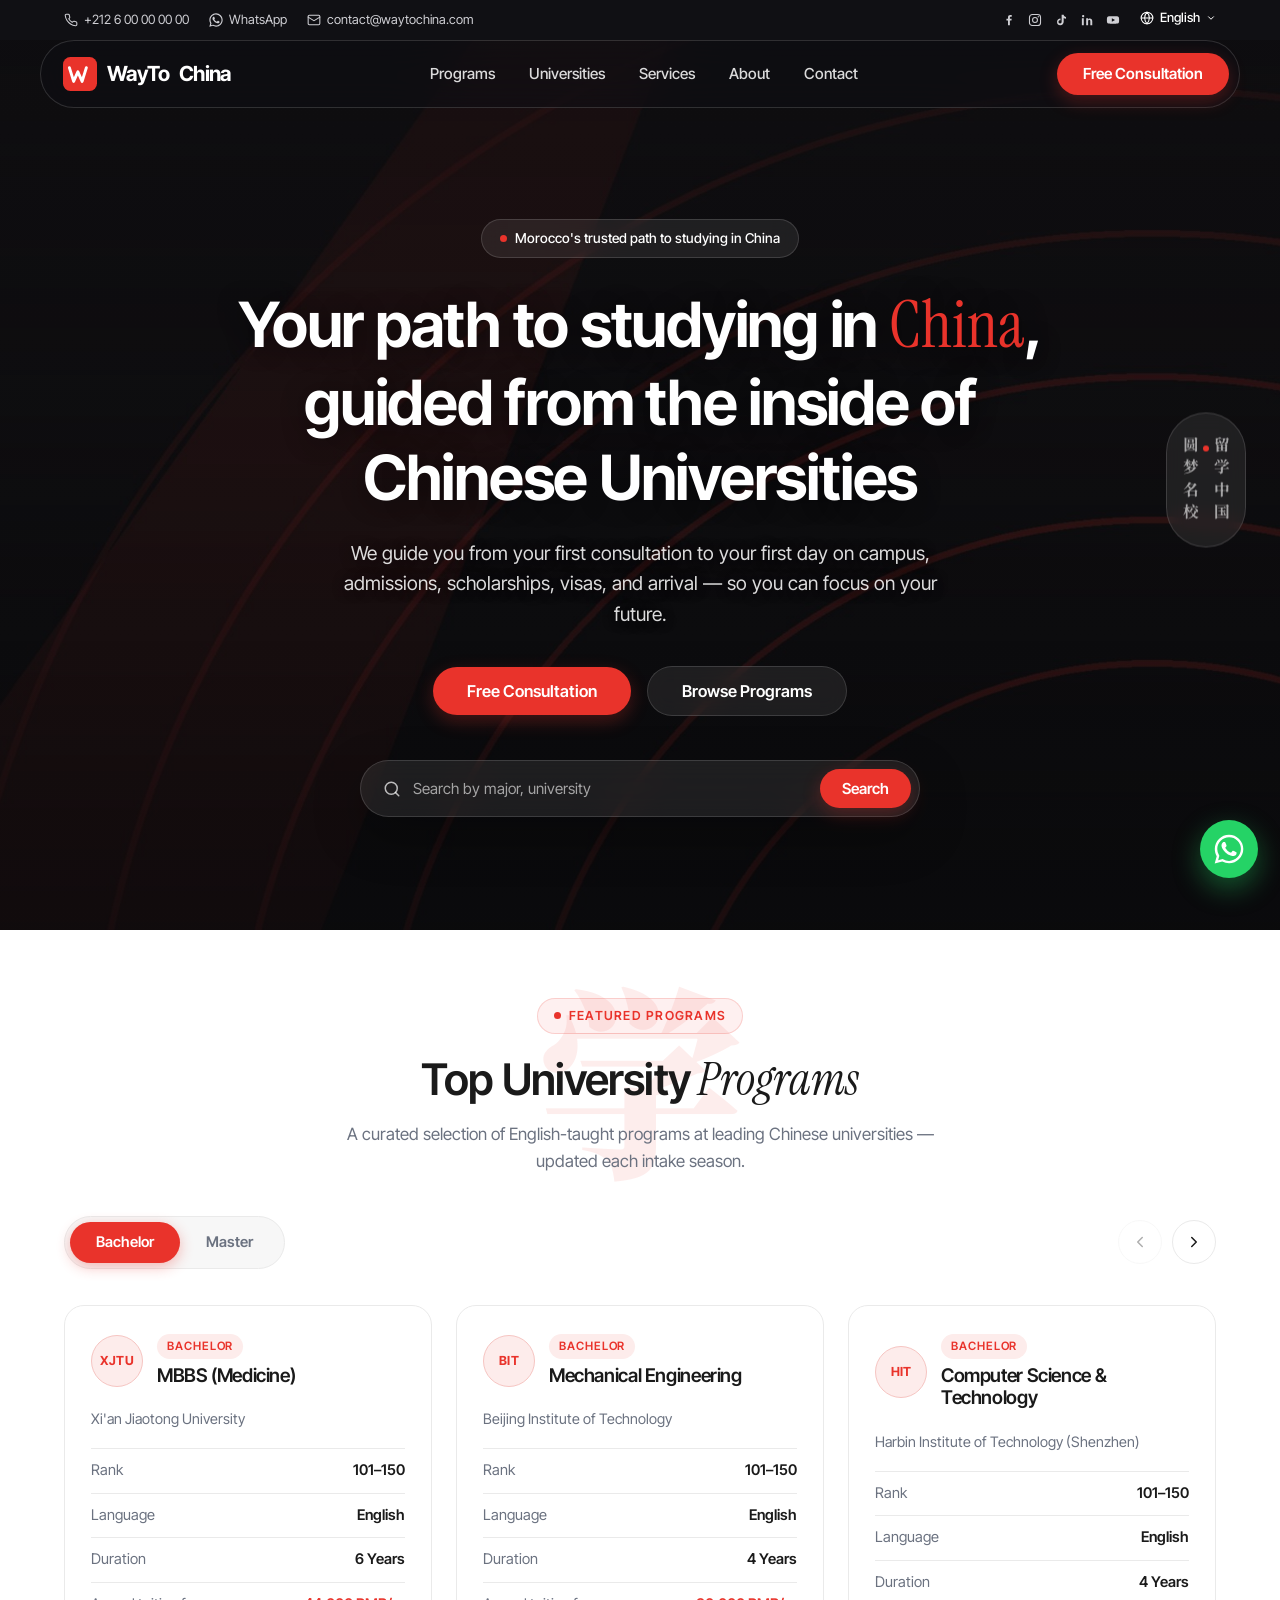
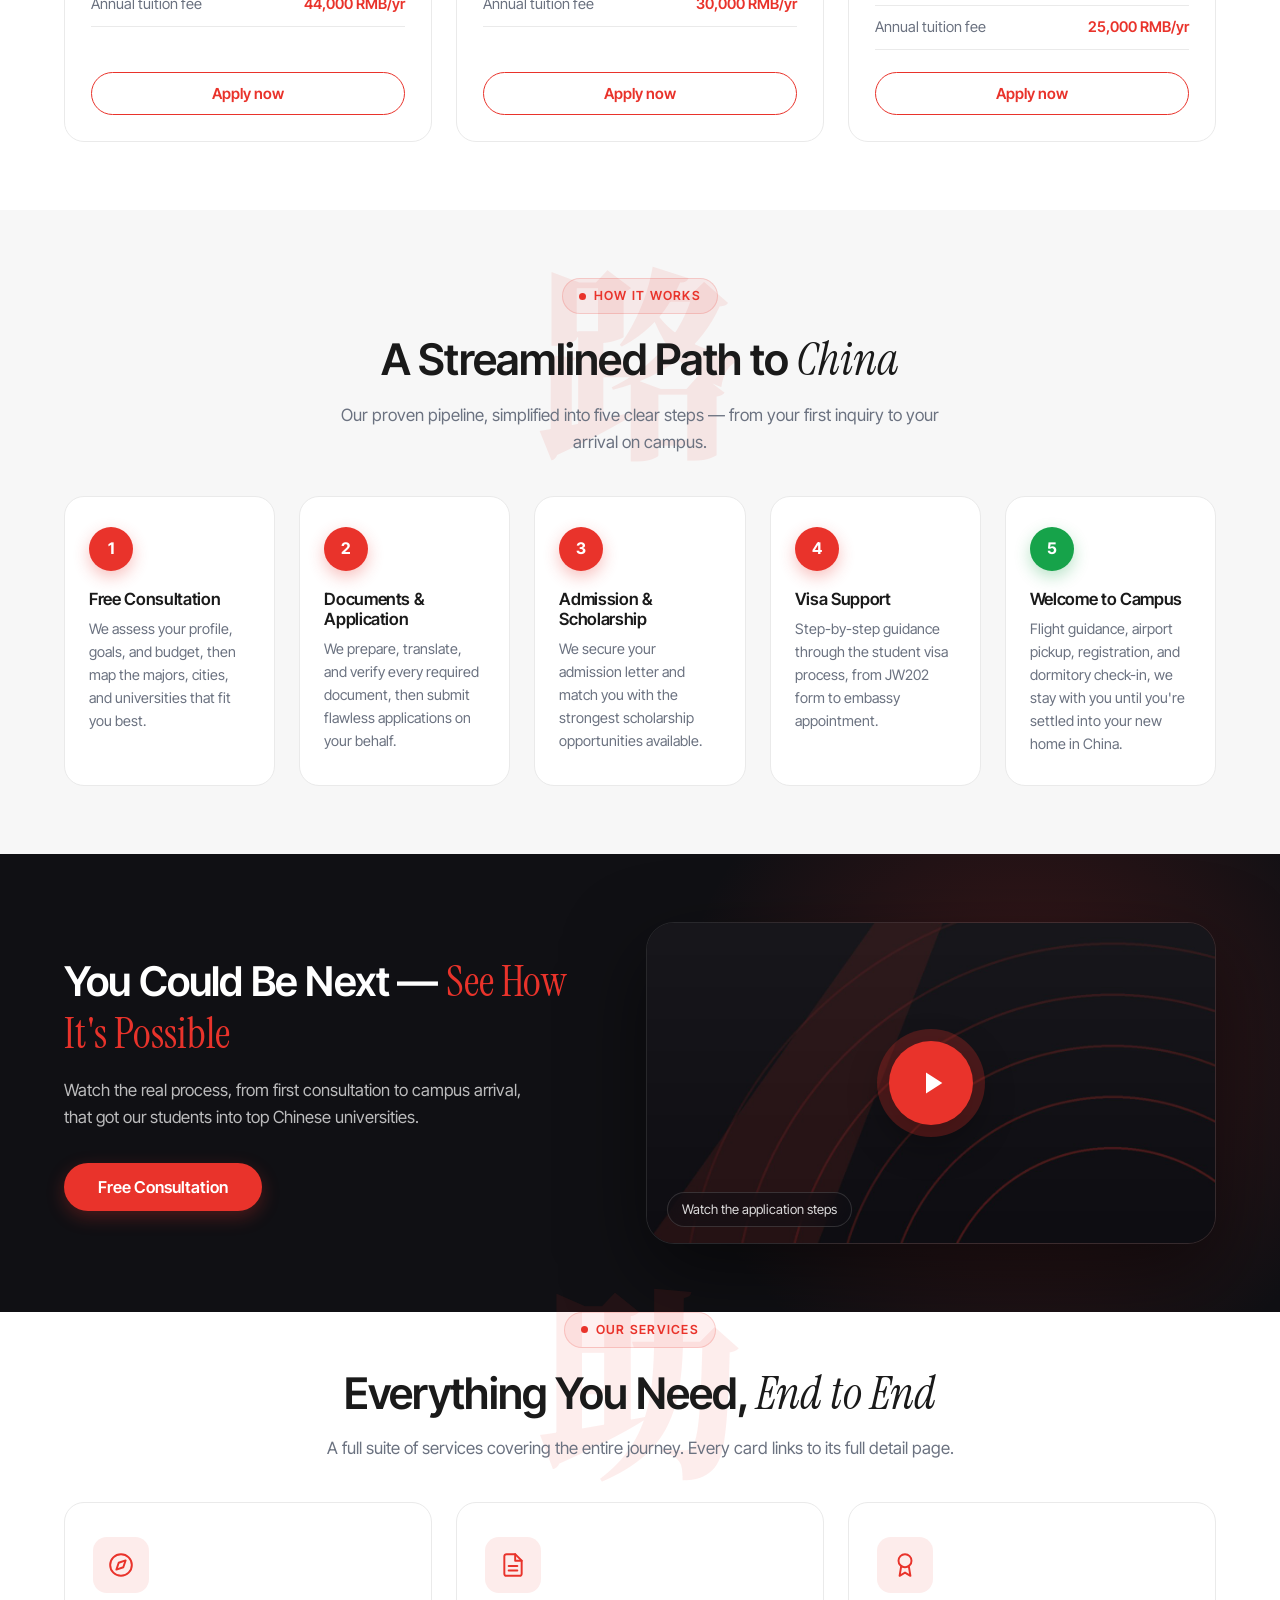
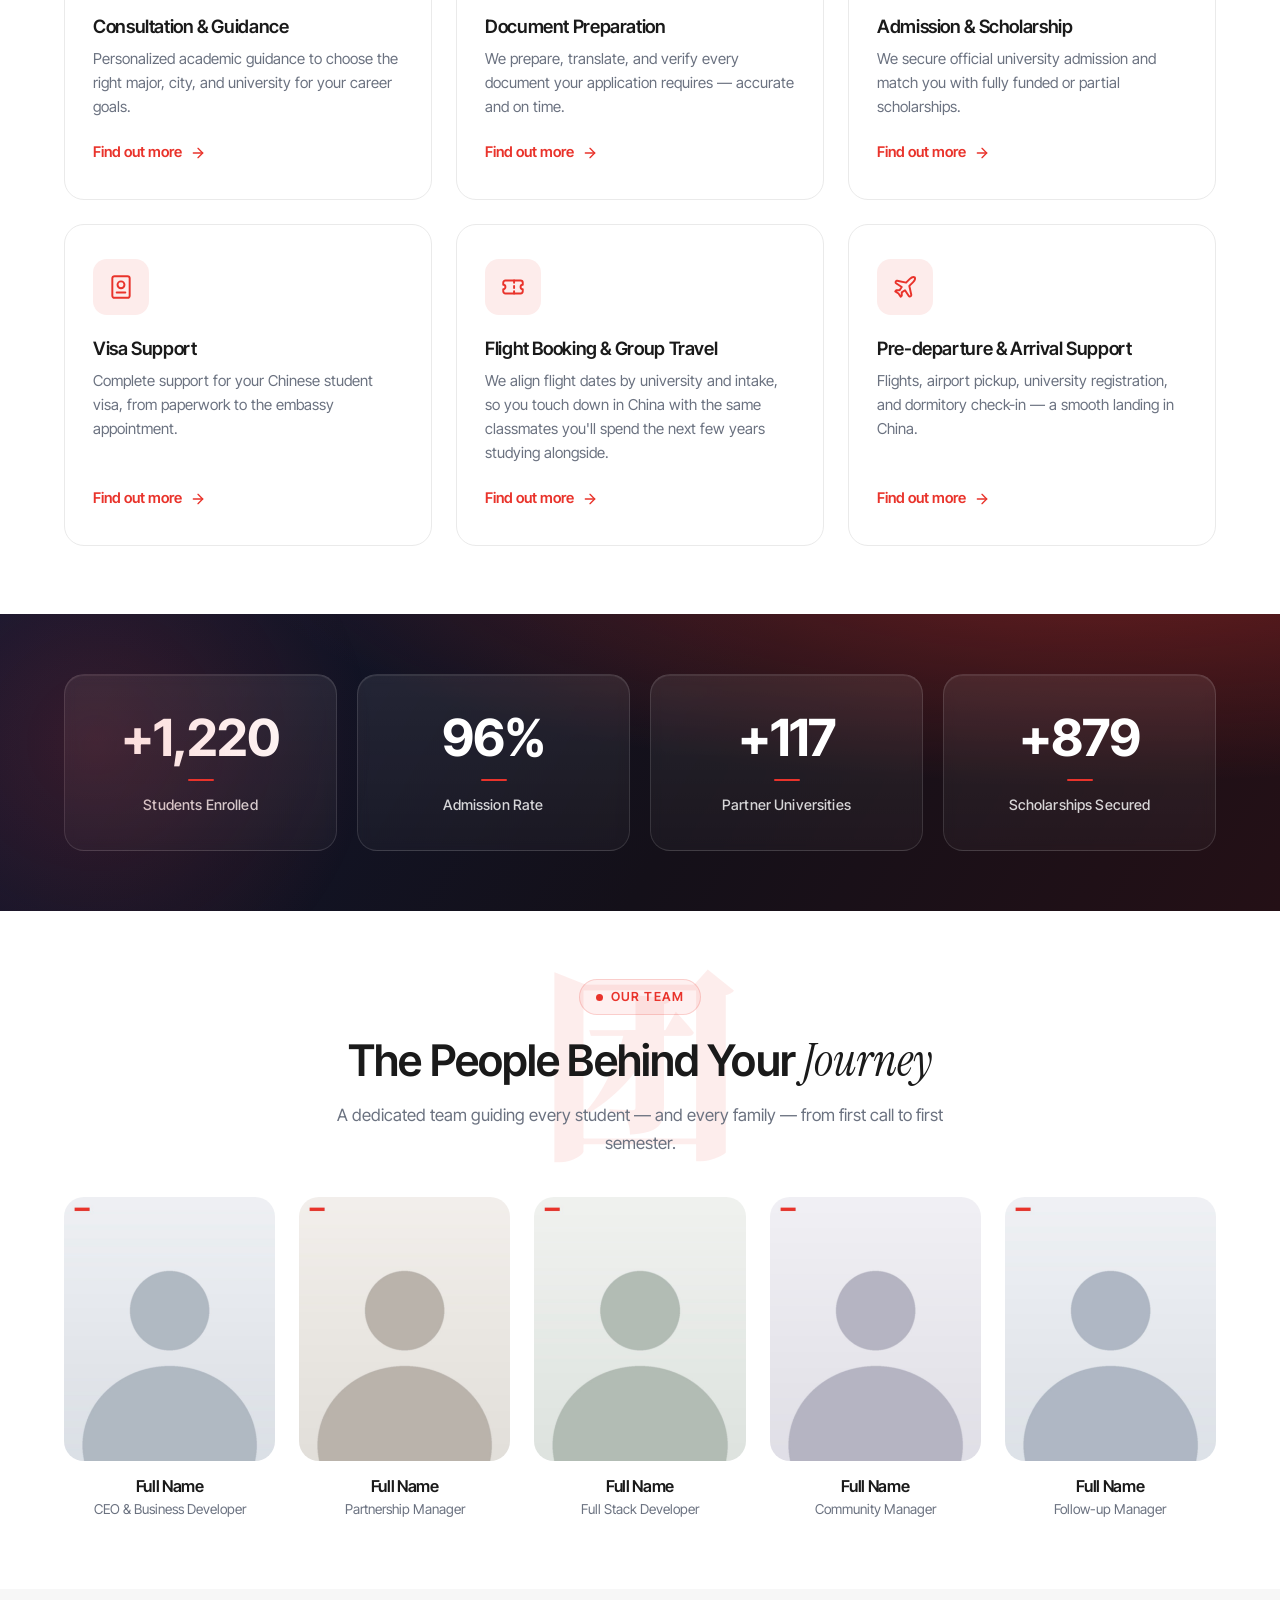
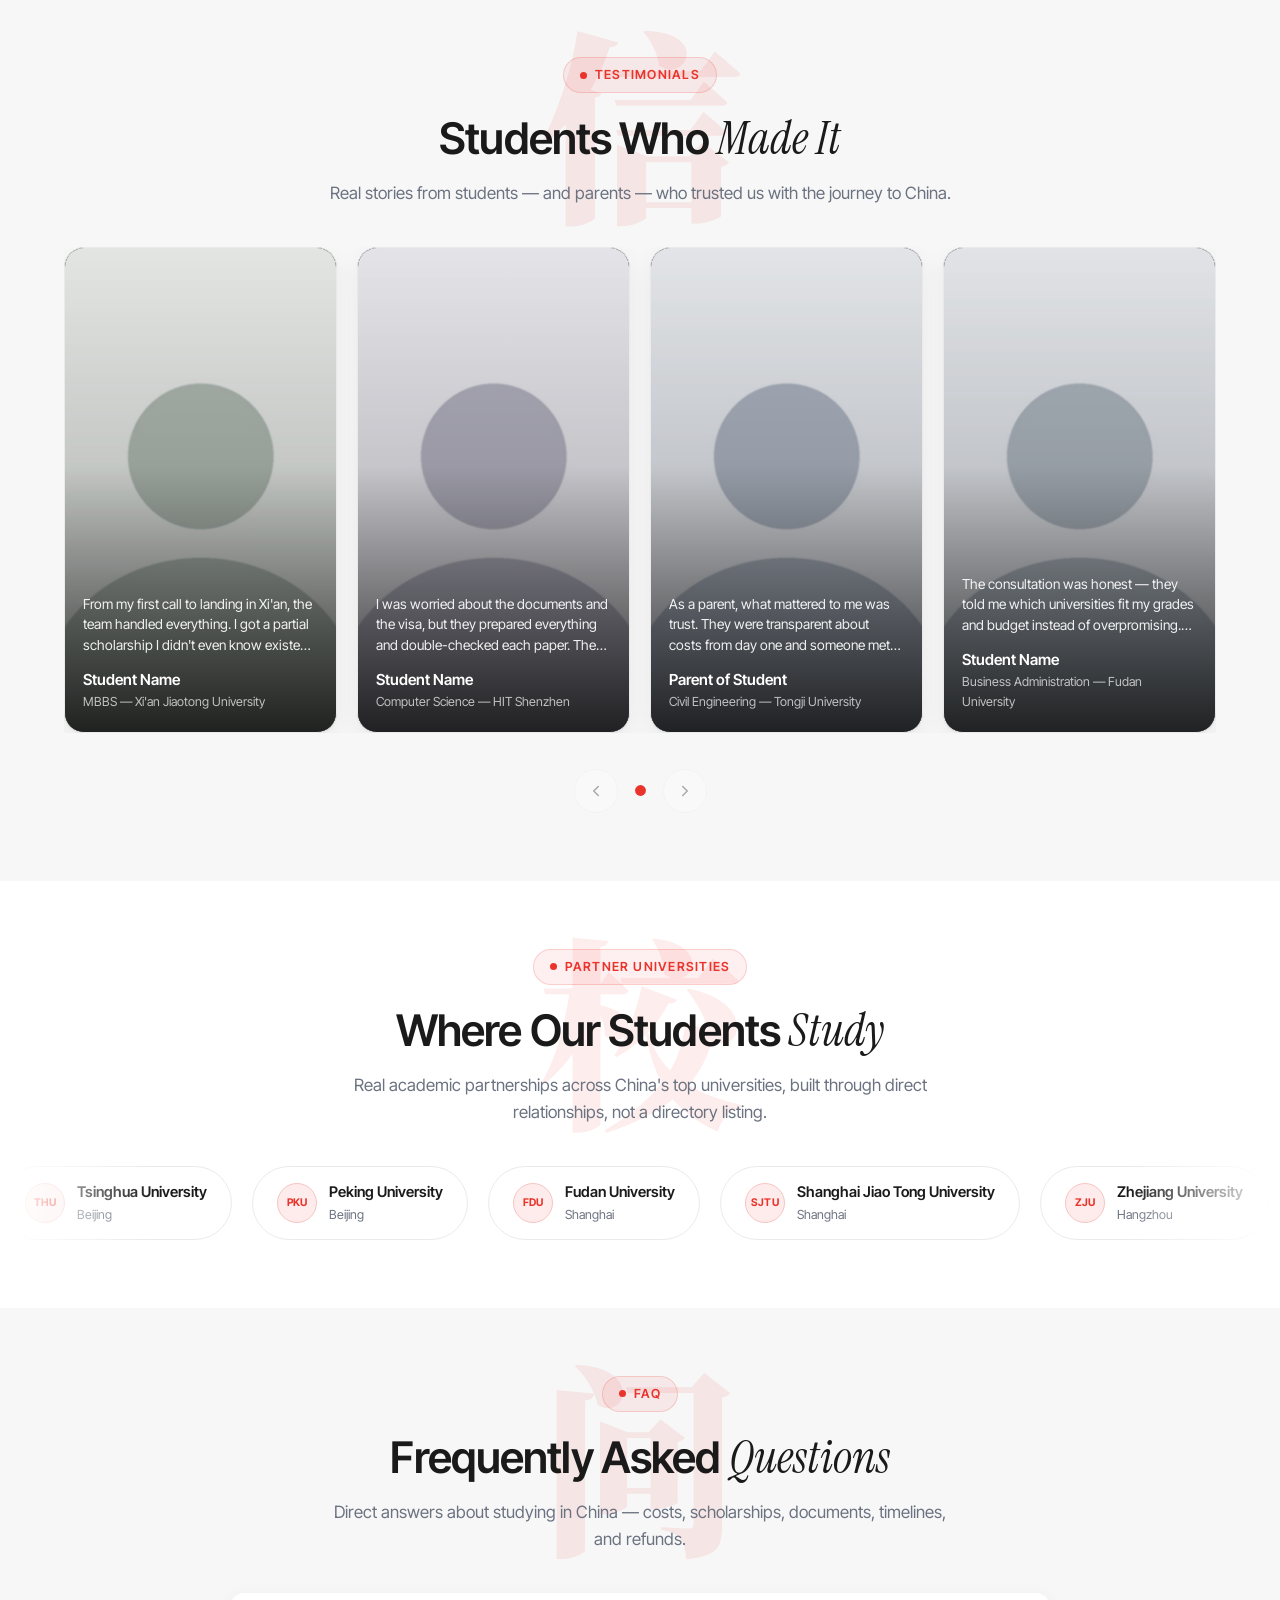
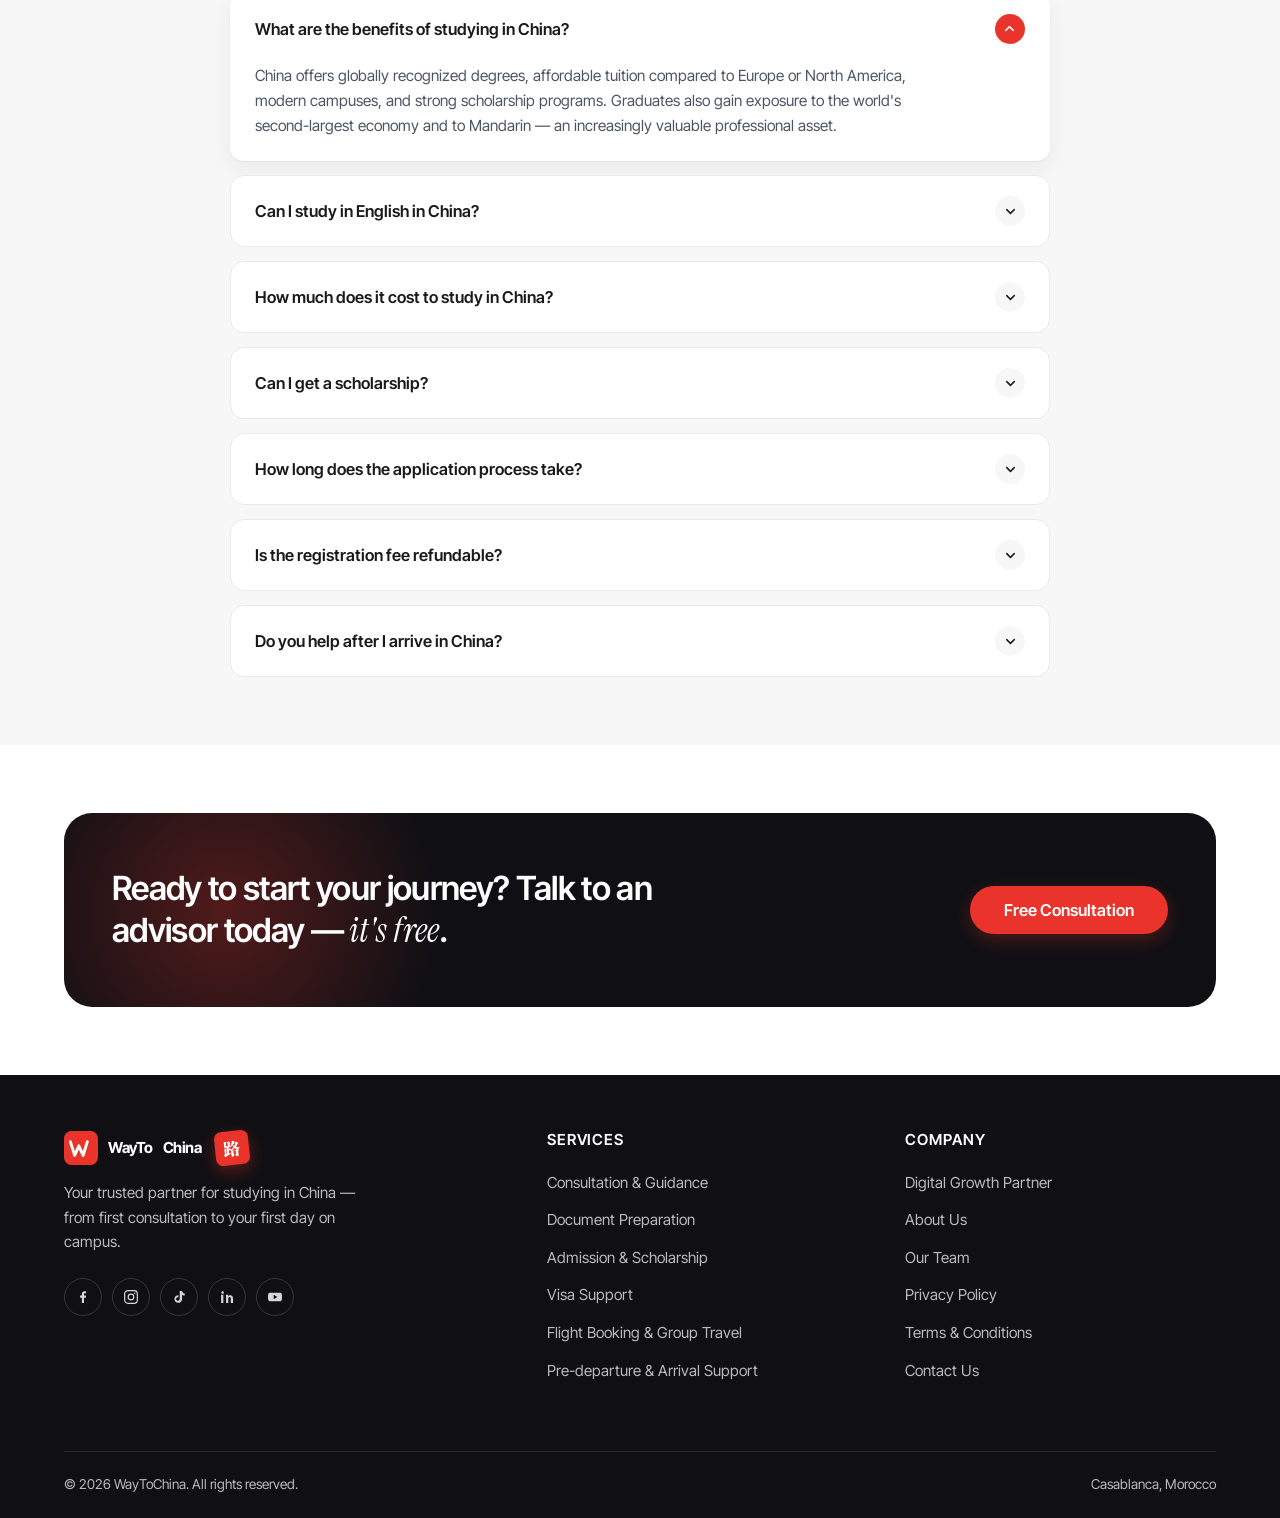
<file: index.html>
<!doctype html>
<html lang="en">
  <head>
    <meta charset="UTF-8" />
    <meta name="viewport" content="width=device-width, initial-scale=1.0" />
    <title>WayToChina — Study in China, Fully Funded or Self-Funded</title>
    <meta
      name="description"
      content="WayToChina helps students from Morocco and the MENA region get into top Chinese universities — scholarships, admissions, visa, and arrival support, end to end."
    />
    <link rel="icon" type="image/svg+xml" href="./assets/favicon.svg" />
    <link rel="preconnect" href="https://fonts.googleapis.com" />
    <link rel="preconnect" href="https://fonts.gstatic.com" crossorigin />
    <link
      href="https://fonts.googleapis.com/css2?family=Inter+Tight:wght@400;500;600;650;700&family=Noto+Serif+SC:wght@700;900&display=swap"
      rel="stylesheet"
    />
    <link rel="stylesheet" href="./assets/waytochina.css" />
  </head>

  <body data-root=".">
    <!-- ============ 1. HEADER ============ -->
    <div class="topbar">
      <div class="container">
        <div class="topbar-group">
          <a data-wtc-phone href="#"><svg viewBox="0 0 24 24" fill="none" stroke="currentColor" stroke-width="1.8" stroke-linecap="round" stroke-linejoin="round"><path d="M22 16.92v3a2 2 0 0 1-2.18 2 19.79 19.79 0 0 1-8.63-3.07 19.5 19.5 0 0 1-6-6 19.79 19.79 0 0 1-3.07-8.67A2 2 0 0 1 4.11 2h3a2 2 0 0 1 2 1.72c.13.96.36 1.9.7 2.81a2 2 0 0 1-.45 2.11L8.09 9.91a16 16 0 0 0 6 6l1.27-1.27a2 2 0 0 1 2.11-.45c.91.34 1.85.57 2.81.7A2 2 0 0 1 22 16.92z"/></svg><span class="value-slot"></span></a>
          <a data-wtc-whatsapp href="#" class="hide-sm"><svg viewBox="0 0 24 24" fill="currentColor" width="14" height="14"><path d="M17.47 14.38c-.3-.15-1.76-.87-2.03-.97-.27-.1-.47-.15-.67.15-.2.3-.77.96-.94 1.16-.17.2-.35.22-.64.07-.3-.15-1.26-.46-2.4-1.47-.88-.79-1.48-1.76-1.65-2.06-.17-.3-.02-.46.13-.61.13-.13.3-.35.44-.52.15-.17.2-.3.3-.5.1-.2.05-.37-.02-.52-.08-.15-.67-1.62-.92-2.22-.24-.58-.49-.5-.67-.51h-.57c-.2 0-.52.07-.8.37-.27.3-1.04 1.02-1.04 2.5 0 1.47 1.07 2.9 1.22 3.1.15.2 2.1 3.2 5.08 4.49.71.3 1.26.49 1.7.63.71.22 1.36.19 1.87.12.57-.09 1.76-.72 2-1.42.25-.7.25-1.3.18-1.42-.08-.13-.28-.2-.57-.35zM12.04 21.5h-.01a9.4 9.4 0 0 1-4.8-1.31l-.34-.2-3.56.93.95-3.47-.22-.36a9.42 9.42 0 0 1-1.45-5.03c0-5.21 4.24-9.45 9.46-9.45a9.4 9.4 0 0 1 6.68 2.77 9.4 9.4 0 0 1 2.77 6.7c0 5.2-4.25 9.42-9.48 9.42zm8.05-17.47A11.3 11.3 0 0 0 12.03.6C5.75.6.64 5.71.64 12.02c0 2.01.52 3.97 1.52 5.7L.55 23.6l6.03-1.58a11.38 11.38 0 0 0 5.45 1.39h.01c6.28 0 11.39-5.11 11.39-11.42 0-3.05-1.19-5.92-3.34-8.07z"/></svg>WhatsApp</a>
          <a data-wtc-email href="#" class="hide-sm"><svg viewBox="0 0 24 24" fill="none" stroke="currentColor" stroke-width="1.8" stroke-linecap="round" stroke-linejoin="round"><rect x="2" y="4" width="20" height="16" rx="2"/><path d="m22 7-8.97 5.7a1.94 1.94 0 0 1-2.06 0L2 7"/></svg><span class="value-slot"></span></a>
        </div>
        <div class="topbar-group">
          <span class="topbar-group hide-sm" data-wtc-social style="gap: 12px"></span>
          <details class="lang-dd">
            <summary><svg viewBox="0 0 24 24" width="14" height="14" fill="none" stroke="currentColor" stroke-width="1.8" stroke-linecap="round" stroke-linejoin="round"><circle cx="12" cy="12" r="10"/><line x1="2" y1="12" x2="22" y2="12"/><path d="M12 2a15.3 15.3 0 0 1 4 10 15.3 15.3 0 0 1-4 10 15.3 15.3 0 0 1-4-10 15.3 15.3 0 0 1 4-10z"/></svg>English<svg class="caret" viewBox="0 0 24 24" fill="none" stroke="currentColor" stroke-width="2.4" stroke-linecap="round" stroke-linejoin="round"><polyline points="6 9 12 15 18 9"/></svg></summary>
            <div class="lang-menu">
              <a href="#" class="is-current">English</a>
              <a href="#">Français <span class="soon">soon</span></a>
              <a href="#" dir="rtl" lang="ar">العربية <span class="soon" dir="ltr">soon</span></a>
            </div>
          </details>
        </div>
      </div>
    </div>

    <header class="site-header">
      <div class="navbar">
        <a href="./index.html" class="brand">
          <svg class="brand-mark" viewBox="0 0 64 64" aria-hidden="true">
            <rect width="64" height="64" rx="14" fill="#E9332B" />
            <path d="M12 20l8 26 8-18 8 18 8-26" fill="none" stroke="#fff" stroke-width="5.5" stroke-linecap="round" stroke-linejoin="round" />
          </svg>
          WayTo<em>China</em>
        </a>

        <nav class="nav-links" aria-label="Main navigation">
          <a href="./index.html#programs">Programs</a>
          <a href="./universities.html">Universities</a>
          <a href="./index.html#services">Services</a>
          <a href="./about.html">About</a>
          <a href="./contact.html">Contact</a>
        </nav>

        <div class="nav-cta">
          <a href="./contact.html" class="btn btn--red">Free Consultation</a>
          <button class="nav-burger" aria-label="Open menu" aria-expanded="false">
            <span></span><span></span><span></span>
          </button>
        </div>
      </div>

      <nav class="mobile-menu" aria-label="Mobile navigation">
        <a href="./index.html#programs">Programs</a>
        <a href="./universities.html">Universities</a>
        <a href="./index.html#services">Services</a>
        <a href="./about.html">About</a>
        <a href="./contact.html">Contact</a>
        <a href="./contact.html" class="btn btn--red">Free Consultation</a>
      </nav>
    </header>

    <main>
      <!-- ============ 2. HERO — full-screen looping video background ============ -->
      <section class="hero">
        <!-- YouTube background loop (muted, no controls). To use a local file instead,
             swap this iframe for: <video class="hero-video" src="./media/hero.mp4" poster="./media/hero-poster.jpg" autoplay muted loop playsinline></video> -->
        <iframe
          class="hero-yt"
          src="https://www.youtube-nocookie.com/embed/1m6EP9l4xI8?autoplay=1&mute=1&loop=1&playlist=1m6EP9l4xI8&controls=0&rel=0&iv_load_policy=3&modestbranding=1&playsinline=1&disablekb=1"
          title="Study in China — background video"
          allow="autoplay; encrypted-media"
          tabindex="-1"
          aria-hidden="true"
        ></iframe>
        <div class="hero-overlay" aria-hidden="true"></div>

        <div class="hero-content">
          <span class="eyebrow-pill"><span class="dot"></span>Morocco's trusted path to studying in China</span>
          <h1>Your path to studying in <em>China</em>, guided from the inside of Chinese Universities</h1>
          <p>
            We guide you from your first consultation to your first day on campus, admissions,
            scholarships, visas, and arrival — so you can focus on your future.
          </p>
          <div class="hero-actions">
            <a href="./contact.html" class="btn btn--red btn--lg">Free Consultation</a>
            <a href="#programs" class="btn btn--glass btn--lg">Browse Programs</a>
          </div>

          <!-- Visual-only search (not wired at V1) -->
          <form class="hero-search" onsubmit="return false" aria-label="Program search (coming soon)">
            <svg viewBox="0 0 24 24" fill="none" stroke="currentColor" stroke-width="2" stroke-linecap="round" stroke-linejoin="round"><circle cx="11" cy="11" r="8"/><line x1="21" y1="21" x2="16.65" y2="16.65"/></svg>
            <input type="text" placeholder="Search by major, university" aria-label="Search by major or university" />
            <button type="submit" class="btn btn--red">Search</button>
          </form>
        </div>

        <span class="hero-hanzi" aria-hidden="true">留学中国<span class="dot-sep"></span>圆梦名校</span>
      </section>

      <!-- ============ 3. FEATURED PROGRAMS ============ -->
      <section class="section" id="programs">
        <div class="container">
          <div class="section-head reveal" data-hanzi="学">
            <span class="eyebrow">Featured Programs</span>
            <h2>Top University <em>Programs</em></h2>
            <p>A curated selection of English-taught programs at leading Chinese universities — updated each intake season.</p>
          </div>

          <div class="programs-controls reveal">
            <div class="toggle" role="tablist" aria-label="Degree level">
              <button data-level="bachelor" class="is-active" role="tab" aria-selected="true">Bachelor</button>
              <button data-level="master" role="tab" aria-selected="false">Master</button>
            </div>
            <div class="carousel-arrows">
              <button class="arrow-btn" id="programs-prev" aria-label="Previous programs">
                <svg viewBox="0 0 24 24" fill="none" stroke="currentColor" stroke-width="2" stroke-linecap="round" stroke-linejoin="round"><polyline points="15 18 9 12 15 6"/></svg>
              </button>
              <button class="arrow-btn" id="programs-next" aria-label="Next programs">
                <svg viewBox="0 0 24 24" fill="none" stroke="currentColor" stroke-width="2" stroke-linecap="round" stroke-linejoin="round"><polyline points="9 18 15 12 9 6"/></svg>
              </button>
            </div>
          </div>

          <div class="swiper programs-swiper reveal">
            <div class="swiper-wrapper" id="programs-wrapper"><!-- rendered from data/site-data.js --></div>
          </div>
        </div>
      </section>

      <!-- ============ 4. HOW IT WORKS ============ -->
      <section class="section section--surface" id="how-it-works">
        <div class="container">
          <div class="section-head reveal" data-hanzi="路">
            <span class="eyebrow">How It Works</span>
            <h2>A Streamlined Path to <em>China</em></h2>
            <p>Our proven pipeline, simplified into five clear steps — from your first inquiry to your arrival on campus.</p>
          </div>
          <div class="steps-grid" id="steps-grid"><!-- rendered from data/site-data.js --></div>
        </div>
      </section>

      <!-- ============ 5. "YOU COULD BE NEXT" — proof video + single CTA ============ -->
      <section class="section proof-band" id="you-could-be-next">
        <div class="container proof-grid">
          <div class="proof-copy reveal">
            <h2>You Could Be Next — <em>See How It's Possible</em></h2>
            <p>Watch the real process, from first consultation to campus arrival, that got our students into top Chinese universities.</p>
            <a href="./contact.html" class="btn btn--red btn--lg btn--pulse">Free Consultation</a>
          </div>
          <div class="reveal" data-reveal-delay="1">
            <!-- Click-to-play YouTube proof video (id set in data-youtube) -->
            <div class="video-frame" data-youtube="qiiK3g8AdDE">
              <img src="./images/proof-video-thumb.jpg" alt="Watch how students get admitted to Chinese universities" />
              <button type="button" class="play-btn" aria-label="Play the application steps video">
                <svg viewBox="0 0 24 24" fill="currentColor"><polygon points="6 3 20 12 6 21 6 3"/></svg>
              </button>
              <span class="video-caption">Watch the application steps</span>
            </div>
          </div>
        </div>
      </section>

      <!-- ============ 6. OUR SERVICES — the 5 canonical services ============ -->
      <section class="section" id="services">
        <div class="container">
          <div class="section-head reveal" data-hanzi="助">
            <span class="eyebrow">Our Services</span>
            <h2>Everything You Need, <em>End to End</em></h2>
            <p>A full suite of services covering the entire journey. Every card links to its full detail page.</p>
          </div>
          <div class="services-grid" id="services-grid"><!-- rendered from data/site-data.js --></div>
        </div>
      </section>

      <!-- ============ 7. TRACK RECORD — red band with counters ============ -->
      <section class="track-band" id="track-record">
        <div class="container">
          <div class="stats-grid" id="stats-grid"><!-- rendered from data/site-data.js --></div>
        </div>
      </section>

      <!-- ============ 8. OUR TEAM ============ -->
      <section class="section" id="team">
        <div class="container">
          <div class="section-head reveal" data-hanzi="团">
            <span class="eyebrow">Our Team</span>
            <h2>The People Behind Your <em>Journey</em></h2>
            <p>A dedicated team guiding every student — and every family — from first call to first semester.</p>
          </div>
          <div class="team-grid" id="team-grid"><!-- rendered from data/site-data.js --></div>
        </div>
      </section>

      <!-- ============ 9. TESTIMONIALS ============ -->
      <section class="section section--surface" id="testimonials">
        <div class="container">
          <div class="section-head reveal" data-hanzi="信">
            <span class="eyebrow">Testimonials</span>
            <h2>Students Who <em>Made It</em></h2>
            <p>Real stories from students — and parents — who trusted us with the journey to China.</p>
          </div>

          <div class="swiper testimonials-swiper reveal">
            <div class="swiper-wrapper" id="testimonials-wrapper"><!-- rendered from data/site-data.js --></div>
          </div>

          <div class="testimonials-footer">
            <button class="arrow-btn" id="testimonials-prev" aria-label="Previous testimonials">
              <svg viewBox="0 0 24 24" fill="none" stroke="currentColor" stroke-width="2" stroke-linecap="round" stroke-linejoin="round"><polyline points="15 18 9 12 15 6"/></svg>
            </button>
            <div id="testimonials-pagination"></div>
            <button class="arrow-btn" id="testimonials-next" aria-label="Next testimonials">
              <svg viewBox="0 0 24 24" fill="none" stroke="currentColor" stroke-width="2" stroke-linecap="round" stroke-linejoin="round"><polyline points="9 18 15 12 9 6"/></svg>
            </button>
          </div>
        </div>
      </section>

      <!-- ============ 10. PARTNER UNIVERSITIES — logo strip ============ -->
      <section class="section" id="partners">
        <div class="container">
          <div class="section-head reveal" data-hanzi="校">
            <span class="eyebrow">Partner Universities</span>
            <h2>Where Our Students <em>Study</em></h2>
            <p>Real academic partnerships across China's top universities, built through direct relationships, not a directory listing.</p>
          </div>
        </div>
        <div class="partners-marquee reveal">
          <div class="partners-track" id="partners-track"><!-- rendered from data/site-data.js --></div>
        </div>
      </section>

      <!-- ============ 11. FAQ ============ -->
      <section class="section section--surface" id="faq">
        <div class="container">
          <div class="section-head reveal" data-hanzi="问">
            <span class="eyebrow">FAQ</span>
            <h2>Frequently Asked <em>Questions</em></h2>
            <p>Direct answers about studying in China — costs, scholarships, documents, timelines, and refunds.</p>
          </div>
          <div class="faq-list" id="faq-list"><!-- rendered from data/site-data.js --></div>
        </div>
      </section>

      <!-- CTA strip before footer -->
      <section class="section" aria-label="Get started">
        <div class="container">
          <div class="cta-strip reveal">
            <h2>Ready to start your journey? Talk to an advisor today — <em>it's free</em>.</h2>
            <a href="./contact.html" class="btn btn--red btn--lg">Free Consultation</a>
          </div>
        </div>
      </section>
    </main>

    <!-- ============ 12. FOOTER — 3 columns ============ -->
    <footer class="site-footer">
      <div class="container">
        <div class="footer-grid">
          <div class="footer-col">
            <div class="footer-brand-row">
              <a href="./index.html" class="brand">
                <svg class="brand-mark" viewBox="0 0 64 64" aria-hidden="true">
                  <rect width="64" height="64" rx="14" fill="#E9332B" />
                  <path d="M12 20l8 26 8-18 8 18 8-26" fill="none" stroke="#fff" stroke-width="5.5" stroke-linecap="round" stroke-linejoin="round" />
                </svg>
                WayTo<em>China</em>
              </a>
              <span class="seal seal--solid seal--sm" title="lu — the way" aria-hidden="true">路</span>
            </div>
            <p class="footer-tagline" data-wtc-tagline></p>
            <div class="footer-social" data-wtc-social></div>
          </div>

          <div class="footer-col">
            <h4>Services</h4>
            <ul data-wtc-footer-services><!-- canonical 5 services, rendered from data/site-data.js --></ul>
          </div>

          <div class="footer-col">
            <h4>Company</h4>
            <ul>
              <li><a href="./whoweare.html">Digital Growth Partner</a></li>
              <li><a href="./about.html">About Us</a></li>
              <li><a href="./about.html#team">Our Team</a></li>
              <li><a href="./privacy-policy.html">Privacy Policy</a></li>
              <li><a href="./terms-conditions.html">Terms &amp; Conditions</a></li>
              <li><a href="./contact.html">Contact Us</a></li>
            </ul>
          </div>
        </div>

        <div class="footer-bottom">
          <span>&copy; <span data-wtc-year>2026</span> WayToChina. All rights reserved.</span>
          <span data-wtc-address></span>
        </div>
      </div>
    </footer>

    <script src="./vendor/swiper.min.js"></script>
    <script src="./data/site-data.js"></script>
    <script src="./assets/waytochina.js"></script>
  </body>
</html>
</file>
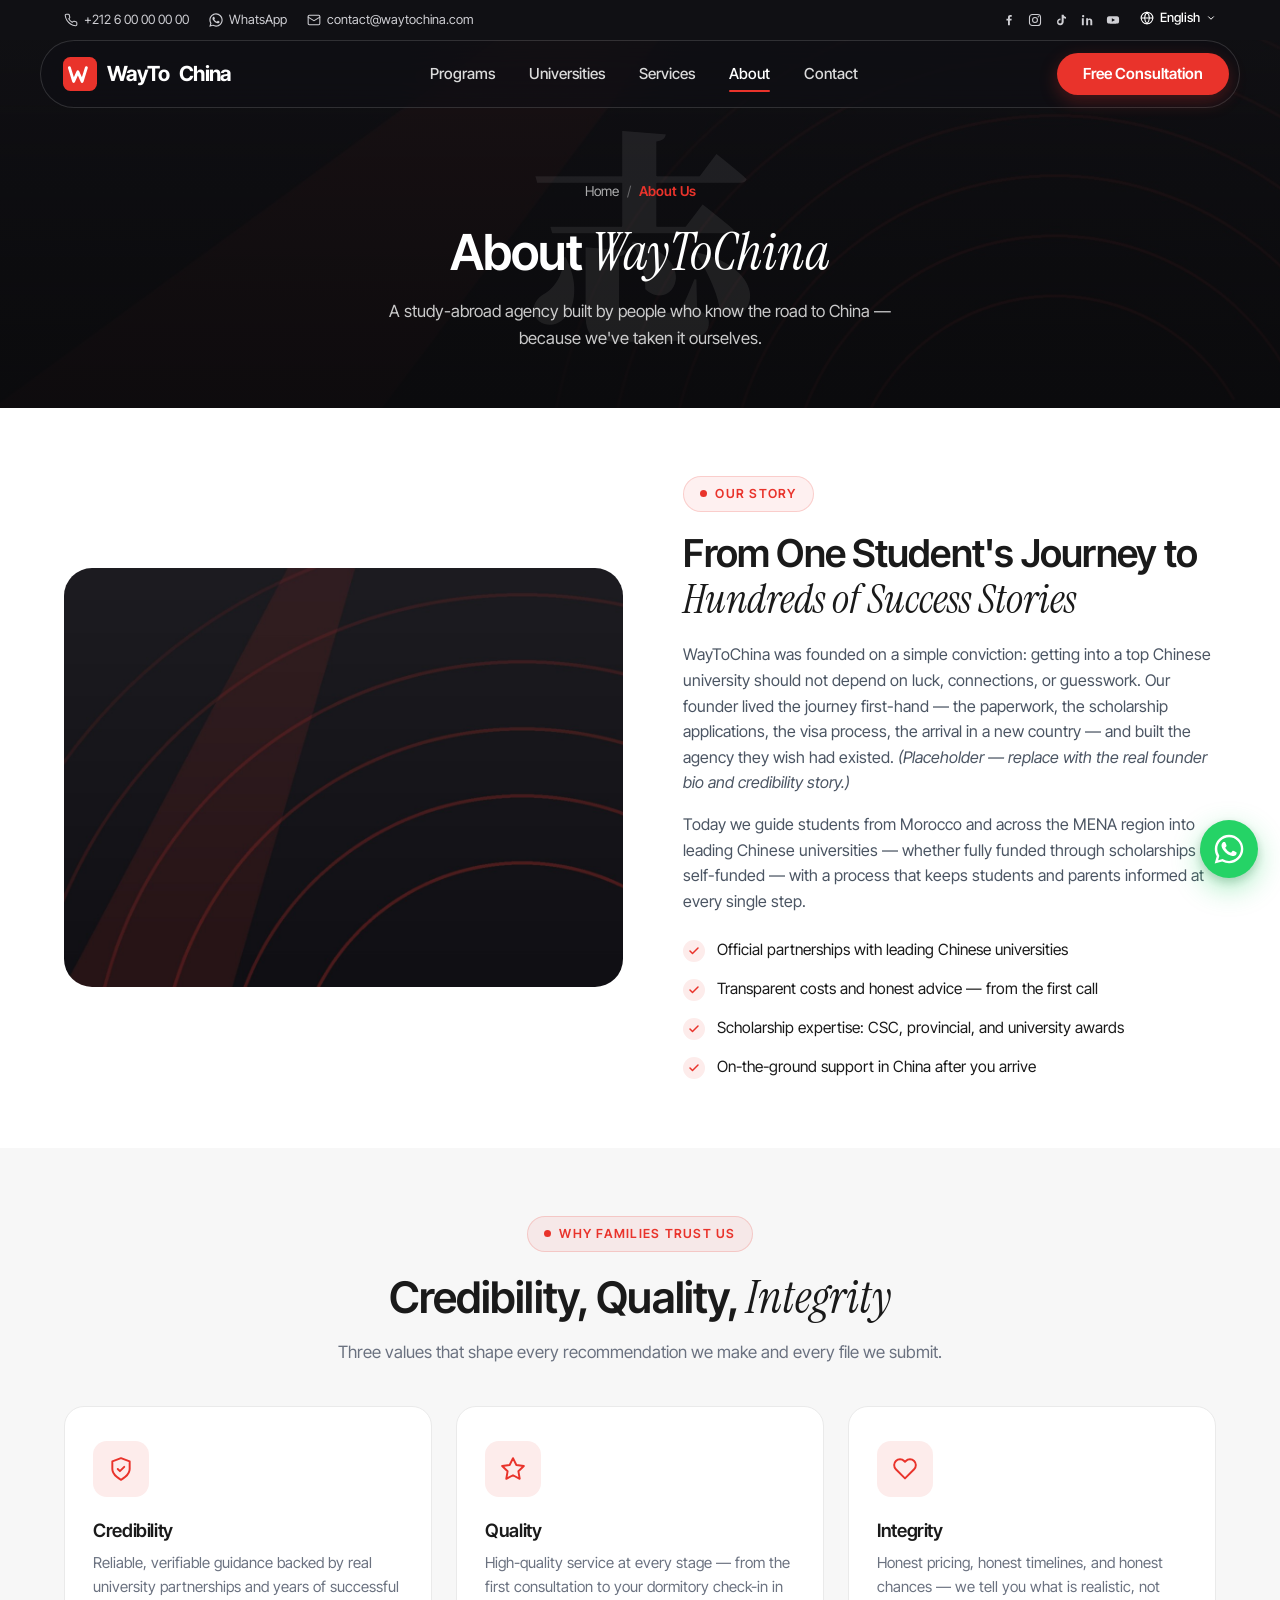
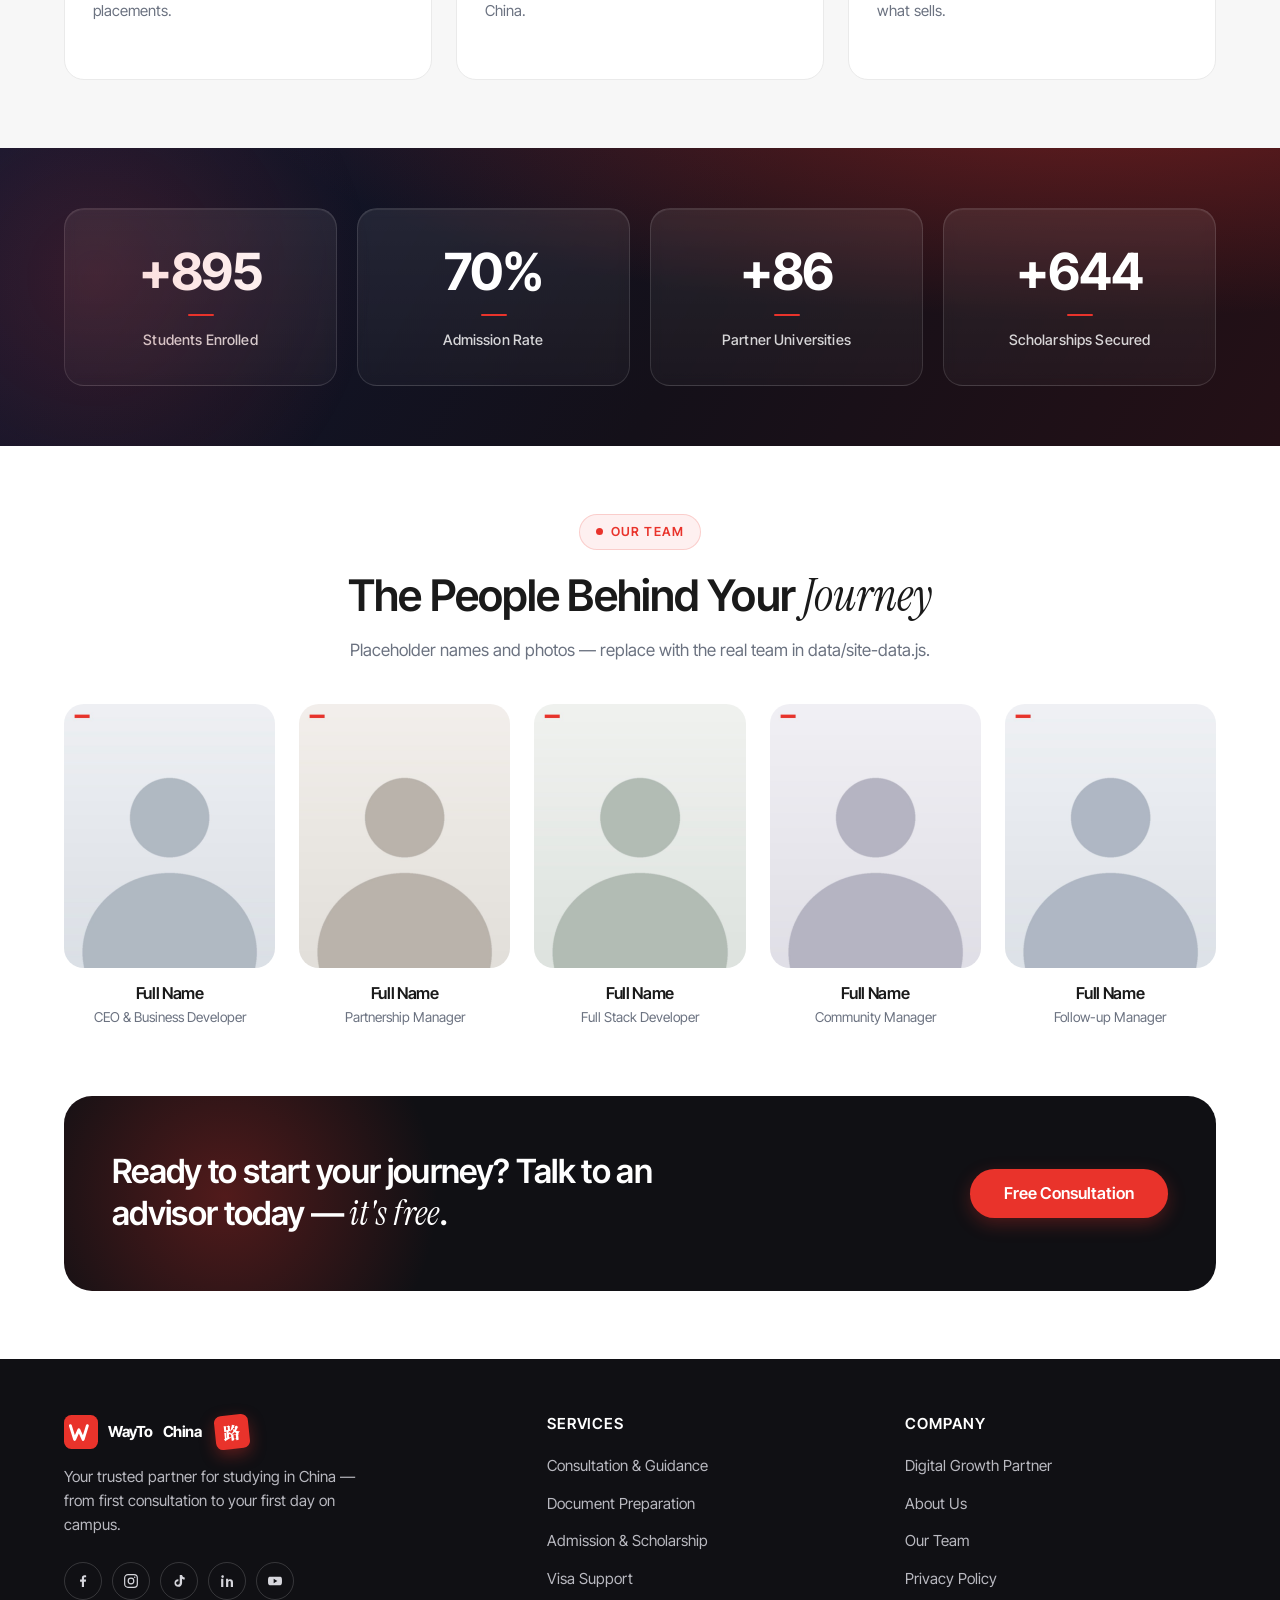
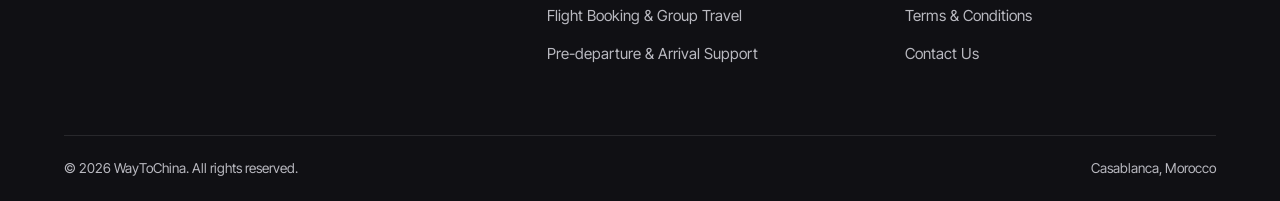
<file: about.html>
<!doctype html>
<html lang="en">
  <head>
    <meta charset="UTF-8" />
    <meta name="viewport" content="width=device-width, initial-scale=1.0" />
    <title>About Us — WayToChina</title>
    <meta name="description" content="Who we are: the founder story, values, and team behind WayToChina." />
    <link rel="icon" type="image/svg+xml" href="./assets/favicon.svg" />
    <link rel="preconnect" href="https://fonts.googleapis.com" />
    <link rel="preconnect" href="https://fonts.gstatic.com" crossorigin />
    <link
      href="https://fonts.googleapis.com/css2?family=Inter+Tight:wght@400;500;600;650;700&family=Noto+Serif+SC:wght@700;900&display=swap"
      rel="stylesheet"
    />
    <link rel="stylesheet" href="./assets/waytochina.css" />
  </head>

  <body data-root=".">
    <div class="topbar">
      <div class="container">
        <div class="topbar-group">
          <a data-wtc-phone href="#"><svg viewBox="0 0 24 24" fill="none" stroke="currentColor" stroke-width="1.8" stroke-linecap="round" stroke-linejoin="round"><path d="M22 16.92v3a2 2 0 0 1-2.18 2 19.79 19.79 0 0 1-8.63-3.07 19.5 19.5 0 0 1-6-6 19.79 19.79 0 0 1-3.07-8.67A2 2 0 0 1 4.11 2h3a2 2 0 0 1 2 1.72c.13.96.36 1.9.7 2.81a2 2 0 0 1-.45 2.11L8.09 9.91a16 16 0 0 0 6 6l1.27-1.27a2 2 0 0 1 2.11-.45c.91.34 1.85.57 2.81.7A2 2 0 0 1 22 16.92z"/></svg><span class="value-slot"></span></a>
          <a data-wtc-whatsapp href="#" class="hide-sm"><svg viewBox="0 0 24 24" fill="currentColor" width="14" height="14"><path d="M17.47 14.38c-.3-.15-1.76-.87-2.03-.97-.27-.1-.47-.15-.67.15-.2.3-.77.96-.94 1.16-.17.2-.35.22-.64.07-.3-.15-1.26-.46-2.4-1.47-.88-.79-1.48-1.76-1.65-2.06-.17-.3-.02-.46.13-.61.13-.13.3-.35.44-.52.15-.17.2-.3.3-.5.1-.2.05-.37-.02-.52-.08-.15-.67-1.62-.92-2.22-.24-.58-.49-.5-.67-.51h-.57c-.2 0-.52.07-.8.37-.27.3-1.04 1.02-1.04 2.5 0 1.47 1.07 2.9 1.22 3.1.15.2 2.1 3.2 5.08 4.49.71.3 1.26.49 1.7.63.71.22 1.36.19 1.87.12.57-.09 1.76-.72 2-1.42.25-.7.25-1.3.18-1.42-.08-.13-.28-.2-.57-.35zM12.04 21.5h-.01a9.4 9.4 0 0 1-4.8-1.31l-.34-.2-3.56.93.95-3.47-.22-.36a9.42 9.42 0 0 1-1.45-5.03c0-5.21 4.24-9.45 9.46-9.45a9.4 9.4 0 0 1 6.68 2.77 9.4 9.4 0 0 1 2.77 6.7c0 5.2-4.25 9.42-9.48 9.42zm8.05-17.47A11.3 11.3 0 0 0 12.03.6C5.75.6.64 5.71.64 12.02c0 2.01.52 3.97 1.52 5.7L.55 23.6l6.03-1.58a11.38 11.38 0 0 0 5.45 1.39h.01c6.28 0 11.39-5.11 11.39-11.42 0-3.05-1.19-5.92-3.34-8.07z"/></svg>WhatsApp</a>
          <a data-wtc-email href="#" class="hide-sm"><svg viewBox="0 0 24 24" fill="none" stroke="currentColor" stroke-width="1.8" stroke-linecap="round" stroke-linejoin="round"><rect x="2" y="4" width="20" height="16" rx="2"/><path d="m22 7-8.97 5.7a1.94 1.94 0 0 1-2.06 0L2 7"/></svg><span class="value-slot"></span></a>
        </div>
        <div class="topbar-group">
          <span class="topbar-group hide-sm" data-wtc-social style="gap: 12px"></span>
          <details class="lang-dd">
            <summary><svg viewBox="0 0 24 24" fill="none" stroke="currentColor" stroke-width="1.8" stroke-linecap="round" stroke-linejoin="round"><circle cx="12" cy="12" r="10"/><line x1="2" y1="12" x2="22" y2="12"/><path d="M12 2a15.3 15.3 0 0 1 4 10 15.3 15.3 0 0 1-4 10 15.3 15.3 0 0 1-4-10 15.3 15.3 0 0 1 4-10z"/></svg>English<svg class="caret" viewBox="0 0 24 24" width="10" height="10" fill="none" stroke="currentColor" stroke-width="2.4" stroke-linecap="round" stroke-linejoin="round"><polyline points="6 9 12 15 18 9"/></svg></summary>
            <div class="lang-menu">
              <a href="#" class="is-current">English</a>
              <a href="#">Français <span class="soon">soon</span></a>
              <a href="#" dir="rtl" lang="ar">العربية <span class="soon" dir="ltr">soon</span></a>
            </div>
          </details>
        </div>
      </div>
    </div>

    <header class="site-header">
      <div class="navbar">
        <a href="./index.html" class="brand">
          <svg class="brand-mark" viewBox="0 0 64 64" aria-hidden="true">
            <rect width="64" height="64" rx="14" fill="#E9332B" />
            <path d="M12 20l8 26 8-18 8 18 8-26" fill="none" stroke="#fff" stroke-width="5.5" stroke-linecap="round" stroke-linejoin="round" />
          </svg>
          WayTo<em>China</em>
        </a>

        <nav class="nav-links" aria-label="Main navigation">
          <a href="./index.html#programs">Programs</a>
          <a href="./universities.html">Universities</a>
          <a href="./index.html#services">Services</a>
          <a href="./about.html" class="is-active">About</a>
          <a href="./contact.html">Contact</a>
        </nav>

        <div class="nav-cta">
          <a href="./contact.html" class="btn btn--red">Free Consultation</a>
          <button class="nav-burger" aria-label="Open menu" aria-expanded="false">
            <span></span><span></span><span></span>
          </button>
        </div>
      </div>

      <nav class="mobile-menu" aria-label="Mobile navigation">
        <a href="./index.html#programs">Programs</a>
        <a href="./universities.html">Universities</a>
        <a href="./index.html#services">Services</a>
        <a href="./about.html">About</a>
        <a href="./contact.html">Contact</a>
        <a href="./contact.html" class="btn btn--red">Free Consultation</a>
      </nav>
    </header>

    <main>
      <section class="page-hero">
        <span class="hanzi-bg" aria-hidden="true">志</span>
        <nav class="breadcrumb" aria-label="Breadcrumb">
          <a href="./index.html">Home</a><span class="sep">/</span><span class="current">About Us</span>
        </nav>
        <h1>About <em>WayToChina</em></h1>
        <p>A study-abroad agency built by people who know the road to China — because we've taken it ourselves.</p>
      </section>

      <section class="section">
        <div class="container about-grid">
          <figure class="reveal">
            <!-- Client: replace with a real founder / office photo -->
            <img src="./images/about-story.jpg" alt="WayToChina — our story" />
          </figure>
          <div class="reveal" data-reveal-delay="1">
            <span class="eyebrow">Our Story</span>
            <h2>From One Student's Journey to <em>Hundreds of Success Stories</em></h2>
            <p>
              WayToChina was founded on a simple conviction: getting into a top Chinese university
              should not depend on luck, connections, or guesswork. Our founder lived the journey
              first-hand — the paperwork, the scholarship applications, the visa process, the
              arrival in a new country — and built the agency they wish had existed.
              <em>(Placeholder — replace with the real founder bio and credibility story.)</em>
            </p>
            <p>
              Today we guide students from Morocco and across the MENA region into leading Chinese
              universities — whether fully funded through scholarships or self-funded — with a
              process that keeps students and parents informed at every single step.
            </p>
            <ul class="about-points">
              <li><span class="tick"><svg viewBox="0 0 24 24" fill="none" stroke="currentColor" stroke-width="3" stroke-linecap="round" stroke-linejoin="round"><polyline points="20 6 9 17 4 12"/></svg></span>Official partnerships with leading Chinese universities</li>
              <li><span class="tick"><svg viewBox="0 0 24 24" fill="none" stroke="currentColor" stroke-width="3" stroke-linecap="round" stroke-linejoin="round"><polyline points="20 6 9 17 4 12"/></svg></span>Transparent costs and honest advice — from the first call</li>
              <li><span class="tick"><svg viewBox="0 0 24 24" fill="none" stroke="currentColor" stroke-width="3" stroke-linecap="round" stroke-linejoin="round"><polyline points="20 6 9 17 4 12"/></svg></span>Scholarship expertise: CSC, provincial, and university awards</li>
              <li><span class="tick"><svg viewBox="0 0 24 24" fill="none" stroke="currentColor" stroke-width="3" stroke-linecap="round" stroke-linejoin="round"><polyline points="20 6 9 17 4 12"/></svg></span>On-the-ground support in China after you arrive</li>
            </ul>
          </div>
        </div>
      </section>

      <section class="section section--surface">
        <div class="container">
          <div class="section-head reveal">
            <span class="eyebrow">Why Families Trust Us</span>
            <h2>Credibility, Quality, <em>Integrity</em></h2>
            <p>Three values that shape every recommendation we make and every file we submit.</p>
          </div>
          <div class="services-grid" style="grid-template-columns: repeat(3, 1fr)">
            <article class="service-card reveal">
              <div class="service-icon"><svg viewBox="0 0 24 24" fill="none" stroke="currentColor" stroke-width="1.8" stroke-linecap="round" stroke-linejoin="round"><path d="M12 22s8-4 8-10V5l-8-3-8 3v7c0 6 8 10 8 10z"/><polyline points="9 12 11 14 15 10"/></svg></div>
              <h3>Credibility</h3>
              <p>Reliable, verifiable guidance backed by real university partnerships and years of successful placements.</p>
            </article>
            <article class="service-card reveal" data-reveal-delay="1">
              <div class="service-icon"><svg viewBox="0 0 24 24" fill="none" stroke="currentColor" stroke-width="1.8" stroke-linecap="round" stroke-linejoin="round"><polygon points="12 2 15.09 8.26 22 9.27 17 14.14 18.18 21.02 12 17.77 5.82 21.02 7 14.14 2 9.27 8.91 8.26 12 2"/></svg></div>
              <h3>Quality</h3>
              <p>High-quality service at every stage — from the first consultation to your dormitory check-in in China.</p>
            </article>
            <article class="service-card reveal" data-reveal-delay="2">
              <div class="service-icon"><svg viewBox="0 0 24 24" fill="none" stroke="currentColor" stroke-width="1.8" stroke-linecap="round" stroke-linejoin="round"><path d="M20.42 4.58a5.4 5.4 0 0 0-7.65 0l-.77.78-.77-.78a5.4 5.4 0 0 0-7.65 7.65l8.42 8.42 8.42-8.42a5.4 5.4 0 0 0 0-7.65z"/></svg></div>
              <h3>Integrity</h3>
              <p>Honest pricing, honest timelines, and honest chances — we tell you what is realistic, not what sells.</p>
            </article>
          </div>
        </div>
      </section>

      <section class="track-band">
        <div class="container">
          <div class="stats-grid" id="stats-grid"><!-- rendered from data/site-data.js --></div>
        </div>
      </section>

      <section class="section" id="team">
        <div class="container">
          <div class="section-head reveal">
            <span class="eyebrow">Our Team</span>
            <h2>The People Behind Your <em>Journey</em></h2>
            <p>Placeholder names and photos — replace with the real team in data/site-data.js.</p>
          </div>
          <div class="team-grid" id="team-grid"><!-- rendered from data/site-data.js --></div>
        </div>
      </section>

      <section class="section" aria-label="Get started">
        <div class="container">
          <div class="cta-strip reveal">
            <h2>Ready to start your journey? Talk to an advisor today — <em>it's free</em>.</h2>
            <a href="./contact.html" class="btn btn--red btn--lg">Free Consultation</a>
          </div>
        </div>
      </section>

    </main>

    <footer class="site-footer">
      <div class="container">
        <div class="footer-grid">
          <div class="footer-col">
            <div class="footer-brand-row">
              <a href="./index.html" class="brand">
                <svg class="brand-mark" viewBox="0 0 64 64" aria-hidden="true">
            <rect width="64" height="64" rx="14" fill="#E9332B" />
            <path d="M12 20l8 26 8-18 8 18 8-26" fill="none" stroke="#fff" stroke-width="5.5" stroke-linecap="round" stroke-linejoin="round" />
          </svg>
                WayTo<em>China</em>
              </a>
              <span class="seal seal--solid seal--sm" title="lu — the way" aria-hidden="true">路</span>
            </div>
            <p class="footer-tagline" data-wtc-tagline></p>
            <div class="footer-social" data-wtc-social></div>
          </div>

          <div class="footer-col">
            <h4>Services</h4>
            <ul data-wtc-footer-services><!-- canonical 5 services, rendered from data/site-data.js --></ul>
          </div>

          <div class="footer-col">
            <h4>Company</h4>
            <ul>
              <li><a href="./whoweare.html">Digital Growth Partner</a></li>
              <li><a href="./about.html">About Us</a></li>
              <li><a href="./about.html#team">Our Team</a></li>
              <li><a href="./privacy-policy.html">Privacy Policy</a></li>
              <li><a href="./terms-conditions.html">Terms &amp; Conditions</a></li>
              <li><a href="./contact.html">Contact Us</a></li>
            </ul>
          </div>
        </div>

        <div class="footer-bottom">
          <span>&copy; <span data-wtc-year>2026</span> WayToChina. All rights reserved.</span>
          <span data-wtc-address></span>
        </div>
      </div>
    </footer>

    <script src="./vendor/swiper.min.js"></script>
    <script src="./data/site-data.js"></script>
    <script src="./assets/waytochina.js"></script>
  </body>
</html>
</file>
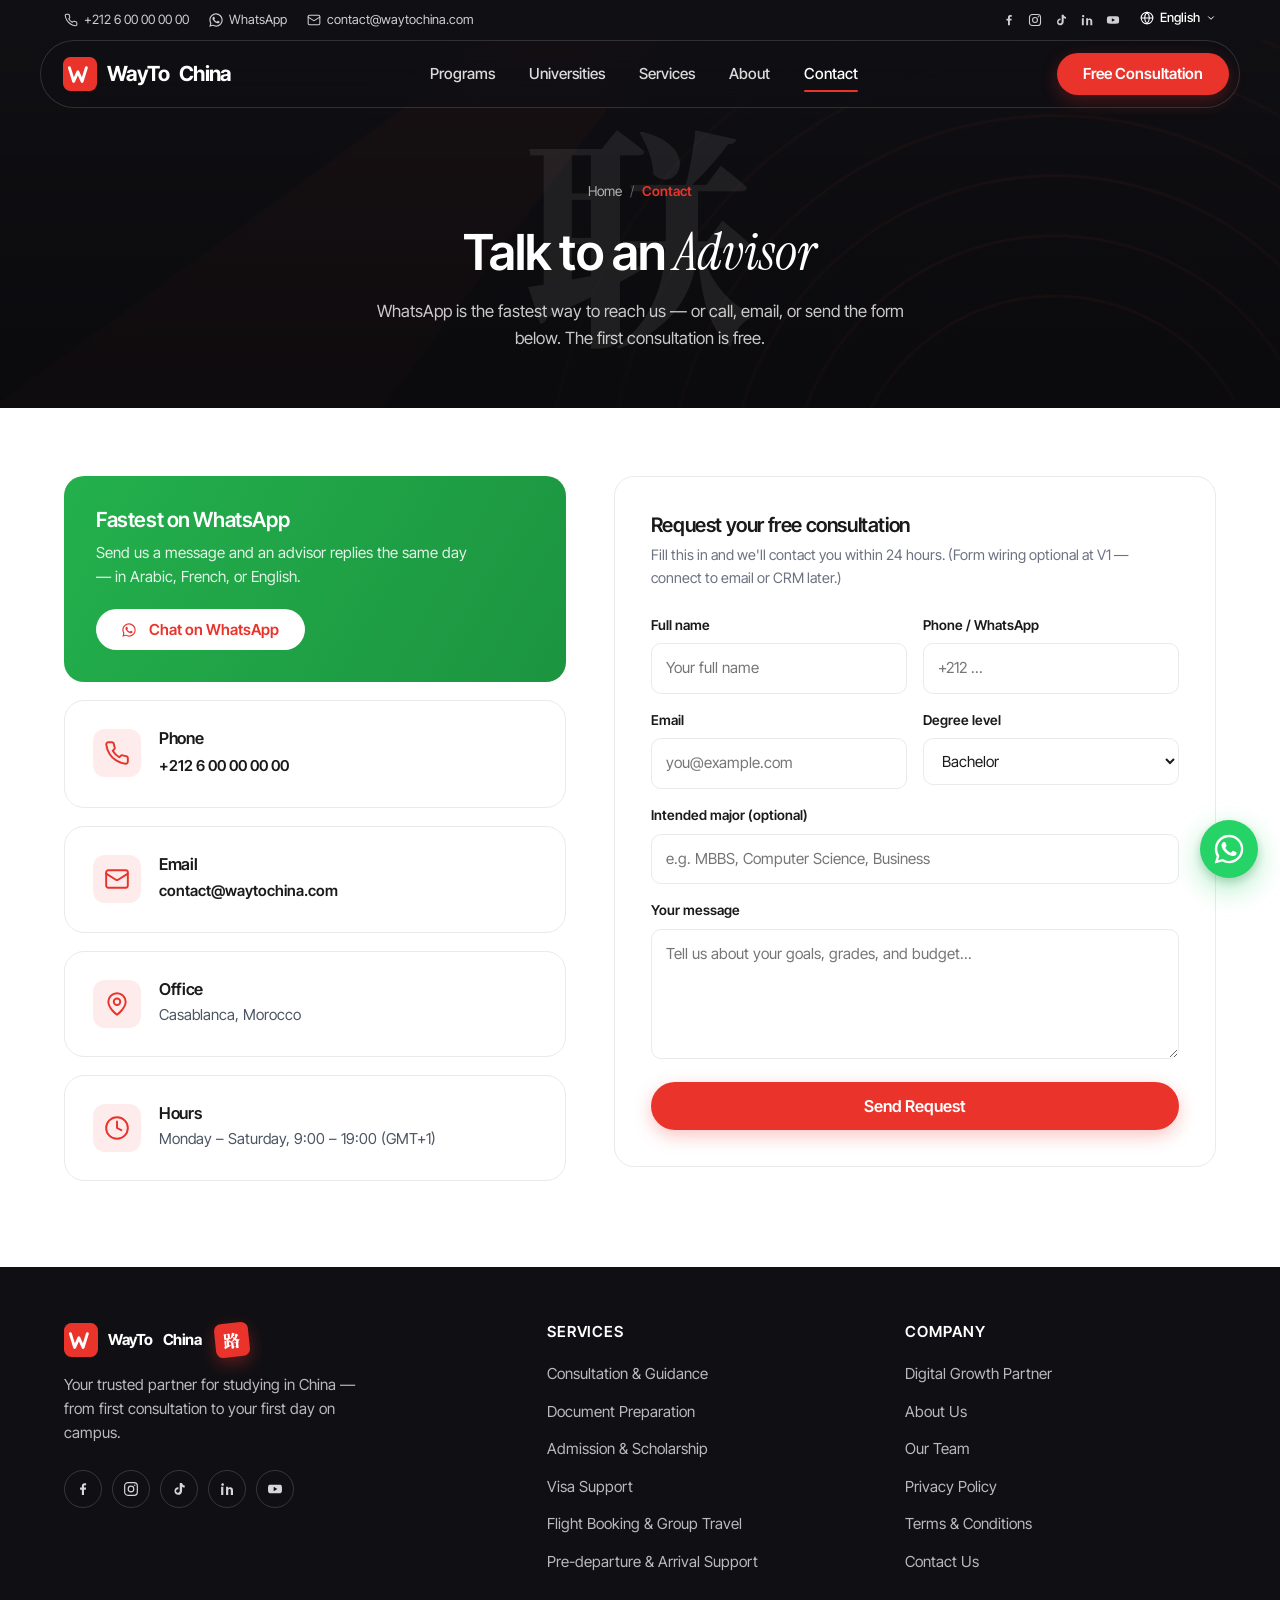
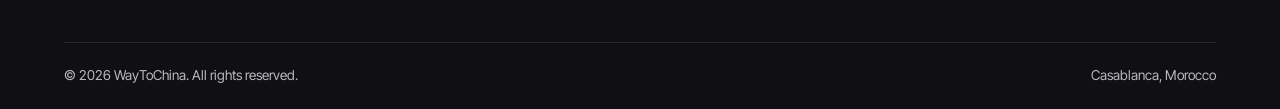
<file: contact.html>
<!doctype html>
<html lang="en">
  <head>
    <meta charset="UTF-8" />
    <meta name="viewport" content="width=device-width, initial-scale=1.0" />
    <title>Contact — WayToChina</title>
    <meta name="description" content="Talk to a WayToChina advisor: WhatsApp-first contact, phone, email, and consultation request form." />
    <link rel="icon" type="image/svg+xml" href="./assets/favicon.svg" />
    <link rel="preconnect" href="https://fonts.googleapis.com" />
    <link rel="preconnect" href="https://fonts.gstatic.com" crossorigin />
    <link
      href="https://fonts.googleapis.com/css2?family=Inter+Tight:wght@400;500;600;650;700&family=Noto+Serif+SC:wght@700;900&display=swap"
      rel="stylesheet"
    />
    <link rel="stylesheet" href="./assets/waytochina.css" />
  </head>

  <body data-root=".">
    <div class="topbar">
      <div class="container">
        <div class="topbar-group">
          <a data-wtc-phone href="#"><svg viewBox="0 0 24 24" fill="none" stroke="currentColor" stroke-width="1.8" stroke-linecap="round" stroke-linejoin="round"><path d="M22 16.92v3a2 2 0 0 1-2.18 2 19.79 19.79 0 0 1-8.63-3.07 19.5 19.5 0 0 1-6-6 19.79 19.79 0 0 1-3.07-8.67A2 2 0 0 1 4.11 2h3a2 2 0 0 1 2 1.72c.13.96.36 1.9.7 2.81a2 2 0 0 1-.45 2.11L8.09 9.91a16 16 0 0 0 6 6l1.27-1.27a2 2 0 0 1 2.11-.45c.91.34 1.85.57 2.81.7A2 2 0 0 1 22 16.92z"/></svg><span class="value-slot"></span></a>
          <a data-wtc-whatsapp href="#" class="hide-sm"><svg viewBox="0 0 24 24" fill="currentColor" width="14" height="14"><path d="M17.47 14.38c-.3-.15-1.76-.87-2.03-.97-.27-.1-.47-.15-.67.15-.2.3-.77.96-.94 1.16-.17.2-.35.22-.64.07-.3-.15-1.26-.46-2.4-1.47-.88-.79-1.48-1.76-1.65-2.06-.17-.3-.02-.46.13-.61.13-.13.3-.35.44-.52.15-.17.2-.3.3-.5.1-.2.05-.37-.02-.52-.08-.15-.67-1.62-.92-2.22-.24-.58-.49-.5-.67-.51h-.57c-.2 0-.52.07-.8.37-.27.3-1.04 1.02-1.04 2.5 0 1.47 1.07 2.9 1.22 3.1.15.2 2.1 3.2 5.08 4.49.71.3 1.26.49 1.7.63.71.22 1.36.19 1.87.12.57-.09 1.76-.72 2-1.42.25-.7.25-1.3.18-1.42-.08-.13-.28-.2-.57-.35zM12.04 21.5h-.01a9.4 9.4 0 0 1-4.8-1.31l-.34-.2-3.56.93.95-3.47-.22-.36a9.42 9.42 0 0 1-1.45-5.03c0-5.21 4.24-9.45 9.46-9.45a9.4 9.4 0 0 1 6.68 2.77 9.4 9.4 0 0 1 2.77 6.7c0 5.2-4.25 9.42-9.48 9.42zm8.05-17.47A11.3 11.3 0 0 0 12.03.6C5.75.6.64 5.71.64 12.02c0 2.01.52 3.97 1.52 5.7L.55 23.6l6.03-1.58a11.38 11.38 0 0 0 5.45 1.39h.01c6.28 0 11.39-5.11 11.39-11.42 0-3.05-1.19-5.92-3.34-8.07z"/></svg>WhatsApp</a>
          <a data-wtc-email href="#" class="hide-sm"><svg viewBox="0 0 24 24" fill="none" stroke="currentColor" stroke-width="1.8" stroke-linecap="round" stroke-linejoin="round"><rect x="2" y="4" width="20" height="16" rx="2"/><path d="m22 7-8.97 5.7a1.94 1.94 0 0 1-2.06 0L2 7"/></svg><span class="value-slot"></span></a>
        </div>
        <div class="topbar-group">
          <span class="topbar-group hide-sm" data-wtc-social style="gap: 12px"></span>
          <details class="lang-dd">
            <summary><svg viewBox="0 0 24 24" fill="none" stroke="currentColor" stroke-width="1.8" stroke-linecap="round" stroke-linejoin="round"><circle cx="12" cy="12" r="10"/><line x1="2" y1="12" x2="22" y2="12"/><path d="M12 2a15.3 15.3 0 0 1 4 10 15.3 15.3 0 0 1-4 10 15.3 15.3 0 0 1-4-10 15.3 15.3 0 0 1 4-10z"/></svg>English<svg class="caret" viewBox="0 0 24 24" width="10" height="10" fill="none" stroke="currentColor" stroke-width="2.4" stroke-linecap="round" stroke-linejoin="round"><polyline points="6 9 12 15 18 9"/></svg></summary>
            <div class="lang-menu">
              <a href="#" class="is-current">English</a>
              <a href="#">Français <span class="soon">soon</span></a>
              <a href="#" dir="rtl" lang="ar">العربية <span class="soon" dir="ltr">soon</span></a>
            </div>
          </details>
        </div>
      </div>
    </div>

    <header class="site-header">
      <div class="navbar">
        <a href="./index.html" class="brand">
          <svg class="brand-mark" viewBox="0 0 64 64" aria-hidden="true">
            <rect width="64" height="64" rx="14" fill="#E9332B" />
            <path d="M12 20l8 26 8-18 8 18 8-26" fill="none" stroke="#fff" stroke-width="5.5" stroke-linecap="round" stroke-linejoin="round" />
          </svg>
          WayTo<em>China</em>
        </a>

        <nav class="nav-links" aria-label="Main navigation">
          <a href="./index.html#programs">Programs</a>
          <a href="./universities.html">Universities</a>
          <a href="./index.html#services">Services</a>
          <a href="./about.html">About</a>
          <a href="./contact.html" class="is-active">Contact</a>
        </nav>

        <div class="nav-cta">
          <a href="./contact.html" class="btn btn--red">Free Consultation</a>
          <button class="nav-burger" aria-label="Open menu" aria-expanded="false">
            <span></span><span></span><span></span>
          </button>
        </div>
      </div>

      <nav class="mobile-menu" aria-label="Mobile navigation">
        <a href="./index.html#programs">Programs</a>
        <a href="./universities.html">Universities</a>
        <a href="./index.html#services">Services</a>
        <a href="./about.html">About</a>
        <a href="./contact.html">Contact</a>
        <a href="./contact.html" class="btn btn--red">Free Consultation</a>
      </nav>
    </header>

    <main>
      <section class="page-hero">
        <span class="hanzi-bg" aria-hidden="true">联</span>
        <nav class="breadcrumb" aria-label="Breadcrumb">
          <a href="./index.html">Home</a><span class="sep">/</span><span class="current">Contact</span>
        </nav>
        <h1>Talk to an <em>Advisor</em></h1>
        <p>WhatsApp is the fastest way to reach us — or call, email, or send the form below. The first consultation is free.</p>
      </section>

      <section class="section">
        <div class="container contact-grid">
          <div>
            <div class="whatsapp-hero reveal">
              <h3>Fastest on WhatsApp</h3>
              <p>Send us a message and an advisor replies the same day — in Arabic, French, or English.</p>
              <a data-wtc-whatsapp href="#" class="btn btn--white"><svg viewBox="0 0 24 24" fill="currentColor" width="14" height="14"><path d="M17.47 14.38c-.3-.15-1.76-.87-2.03-.97-.27-.1-.47-.15-.67.15-.2.3-.77.96-.94 1.16-.17.2-.35.22-.64.07-.3-.15-1.26-.46-2.4-1.47-.88-.79-1.48-1.76-1.65-2.06-.17-.3-.02-.46.13-.61.13-.13.3-.35.44-.52.15-.17.2-.3.3-.5.1-.2.05-.37-.02-.52-.08-.15-.67-1.62-.92-2.22-.24-.58-.49-.5-.67-.51h-.57c-.2 0-.52.07-.8.37-.27.3-1.04 1.02-1.04 2.5 0 1.47 1.07 2.9 1.22 3.1.15.2 2.1 3.2 5.08 4.49.71.3 1.26.49 1.7.63.71.22 1.36.19 1.87.12.57-.09 1.76-.72 2-1.42.25-.7.25-1.3.18-1.42-.08-.13-.28-.2-.57-.35zM12.04 21.5h-.01a9.4 9.4 0 0 1-4.8-1.31l-.34-.2-3.56.93.95-3.47-.22-.36a9.42 9.42 0 0 1-1.45-5.03c0-5.21 4.24-9.45 9.46-9.45a9.4 9.4 0 0 1 6.68 2.77 9.4 9.4 0 0 1 2.77 6.7c0 5.2-4.25 9.42-9.48 9.42zm8.05-17.47A11.3 11.3 0 0 0 12.03.6C5.75.6.64 5.71.64 12.02c0 2.01.52 3.97 1.52 5.7L.55 23.6l6.03-1.58a11.38 11.38 0 0 0 5.45 1.39h.01c6.28 0 11.39-5.11 11.39-11.42 0-3.05-1.19-5.92-3.34-8.07z"/></svg>&nbsp;Chat on WhatsApp</a>
            </div>

            <div class="contact-card reveal">
              <div class="service-icon"><svg viewBox="0 0 24 24" fill="none" stroke="currentColor" stroke-width="1.8" stroke-linecap="round" stroke-linejoin="round"><path d="M22 16.92v3a2 2 0 0 1-2.18 2 19.79 19.79 0 0 1-8.63-3.07 19.5 19.5 0 0 1-6-6 19.79 19.79 0 0 1-3.07-8.67A2 2 0 0 1 4.11 2h3a2 2 0 0 1 2 1.72c.13.96.36 1.9.7 2.81a2 2 0 0 1-.45 2.11L8.09 9.91a16 16 0 0 0 6 6l1.27-1.27a2 2 0 0 1 2.11-.45c.91.34 1.85.57 2.81.7A2 2 0 0 1 22 16.92z"/></svg></div>
              <div>
                <h3>Phone</h3>
                <a data-wtc-phone class="value" href="#"><span class="value-slot"></span></a>
              </div>
            </div>

            <div class="contact-card reveal" data-reveal-delay="1">
              <div class="service-icon"><svg viewBox="0 0 24 24" fill="none" stroke="currentColor" stroke-width="1.8" stroke-linecap="round" stroke-linejoin="round"><rect x="2" y="4" width="20" height="16" rx="2"/><path d="m22 7-8.97 5.7a1.94 1.94 0 0 1-2.06 0L2 7"/></svg></div>
              <div>
                <h3>Email</h3>
                <a data-wtc-email class="value" href="#"><span class="value-slot"></span></a>
              </div>
            </div>

            <div class="contact-card reveal" data-reveal-delay="2">
              <div class="service-icon"><svg viewBox="0 0 24 24" fill="none" stroke="currentColor" stroke-width="1.8" stroke-linecap="round" stroke-linejoin="round"><path d="M20 10c0 6-8 12-8 12s-8-6-8-12a8 8 0 0 1 16 0z"/><circle cx="12" cy="10" r="3"/></svg></div>
              <div>
                <h3>Office</h3>
                <p data-wtc-address></p>
              </div>
            </div>

            <div class="contact-card reveal" data-reveal-delay="3">
              <div class="service-icon"><svg viewBox="0 0 24 24" fill="none" stroke="currentColor" stroke-width="1.8" stroke-linecap="round" stroke-linejoin="round"><circle cx="12" cy="12" r="10"/><polyline points="12 6 12 12 16 14"/></svg></div>
              <div>
                <h3>Hours</h3>
                <p>Monday – Saturday, 9:00 – 19:00 (GMT+1)</p>
              </div>
            </div>
          </div>

          <!-- Visual form — wiring (email/CRM) is optional at V1 -->
          <form class="contact-form reveal" data-reveal-delay="1" onsubmit="return false">
            <h3>Request your free consultation</h3>
            <p class="note">Fill this in and we'll contact you within 24 hours. (Form wiring optional at V1 — connect to email or CRM later.)</p>

            <div class="form-row">
              <div class="field">
                <label for="cf-name">Full name</label>
                <input id="cf-name" type="text" placeholder="Your full name" autocomplete="name" />
              </div>
              <div class="field">
                <label for="cf-phone">Phone / WhatsApp</label>
                <input id="cf-phone" type="tel" placeholder="+212 ..." autocomplete="tel" />
              </div>
            </div>

            <div class="form-row">
              <div class="field">
                <label for="cf-email">Email</label>
                <input id="cf-email" type="email" placeholder="you@example.com" autocomplete="email" />
              </div>
              <div class="field">
                <label for="cf-level">Degree level</label>
                <select id="cf-level">
                  <option>Bachelor</option>
                  <option>Master</option>
                  <option>Not sure yet</option>
                </select>
              </div>
            </div>

            <div class="field">
              <label for="cf-major">Intended major (optional)</label>
              <input id="cf-major" type="text" placeholder="e.g. MBBS, Computer Science, Business" />
            </div>

            <div class="field">
              <label for="cf-msg">Your message</label>
              <textarea id="cf-msg" placeholder="Tell us about your goals, grades, and budget..."></textarea>
            </div>

            <button type="submit" class="btn btn--red btn--lg" style="width: 100%">Send Request</button>
          </form>
        </div>
      </section>

    </main>

    <footer class="site-footer">
      <div class="container">
        <div class="footer-grid">
          <div class="footer-col">
            <div class="footer-brand-row">
              <a href="./index.html" class="brand">
                <svg class="brand-mark" viewBox="0 0 64 64" aria-hidden="true">
            <rect width="64" height="64" rx="14" fill="#E9332B" />
            <path d="M12 20l8 26 8-18 8 18 8-26" fill="none" stroke="#fff" stroke-width="5.5" stroke-linecap="round" stroke-linejoin="round" />
          </svg>
                WayTo<em>China</em>
              </a>
              <span class="seal seal--solid seal--sm" title="lu — the way" aria-hidden="true">路</span>
            </div>
            <p class="footer-tagline" data-wtc-tagline></p>
            <div class="footer-social" data-wtc-social></div>
          </div>

          <div class="footer-col">
            <h4>Services</h4>
            <ul data-wtc-footer-services><!-- canonical 5 services, rendered from data/site-data.js --></ul>
          </div>

          <div class="footer-col">
            <h4>Company</h4>
            <ul>
              <li><a href="./whoweare.html">Digital Growth Partner</a></li>
              <li><a href="./about.html">About Us</a></li>
              <li><a href="./about.html#team">Our Team</a></li>
              <li><a href="./privacy-policy.html">Privacy Policy</a></li>
              <li><a href="./terms-conditions.html">Terms &amp; Conditions</a></li>
              <li><a href="./contact.html">Contact Us</a></li>
            </ul>
          </div>
        </div>

        <div class="footer-bottom">
          <span>&copy; <span data-wtc-year>2026</span> WayToChina. All rights reserved.</span>
          <span data-wtc-address></span>
        </div>
      </div>
    </footer>

    <script src="./vendor/swiper.min.js"></script>
    <script src="./data/site-data.js"></script>
    <script src="./assets/waytochina.js"></script>
  </body>
</html>
</file>
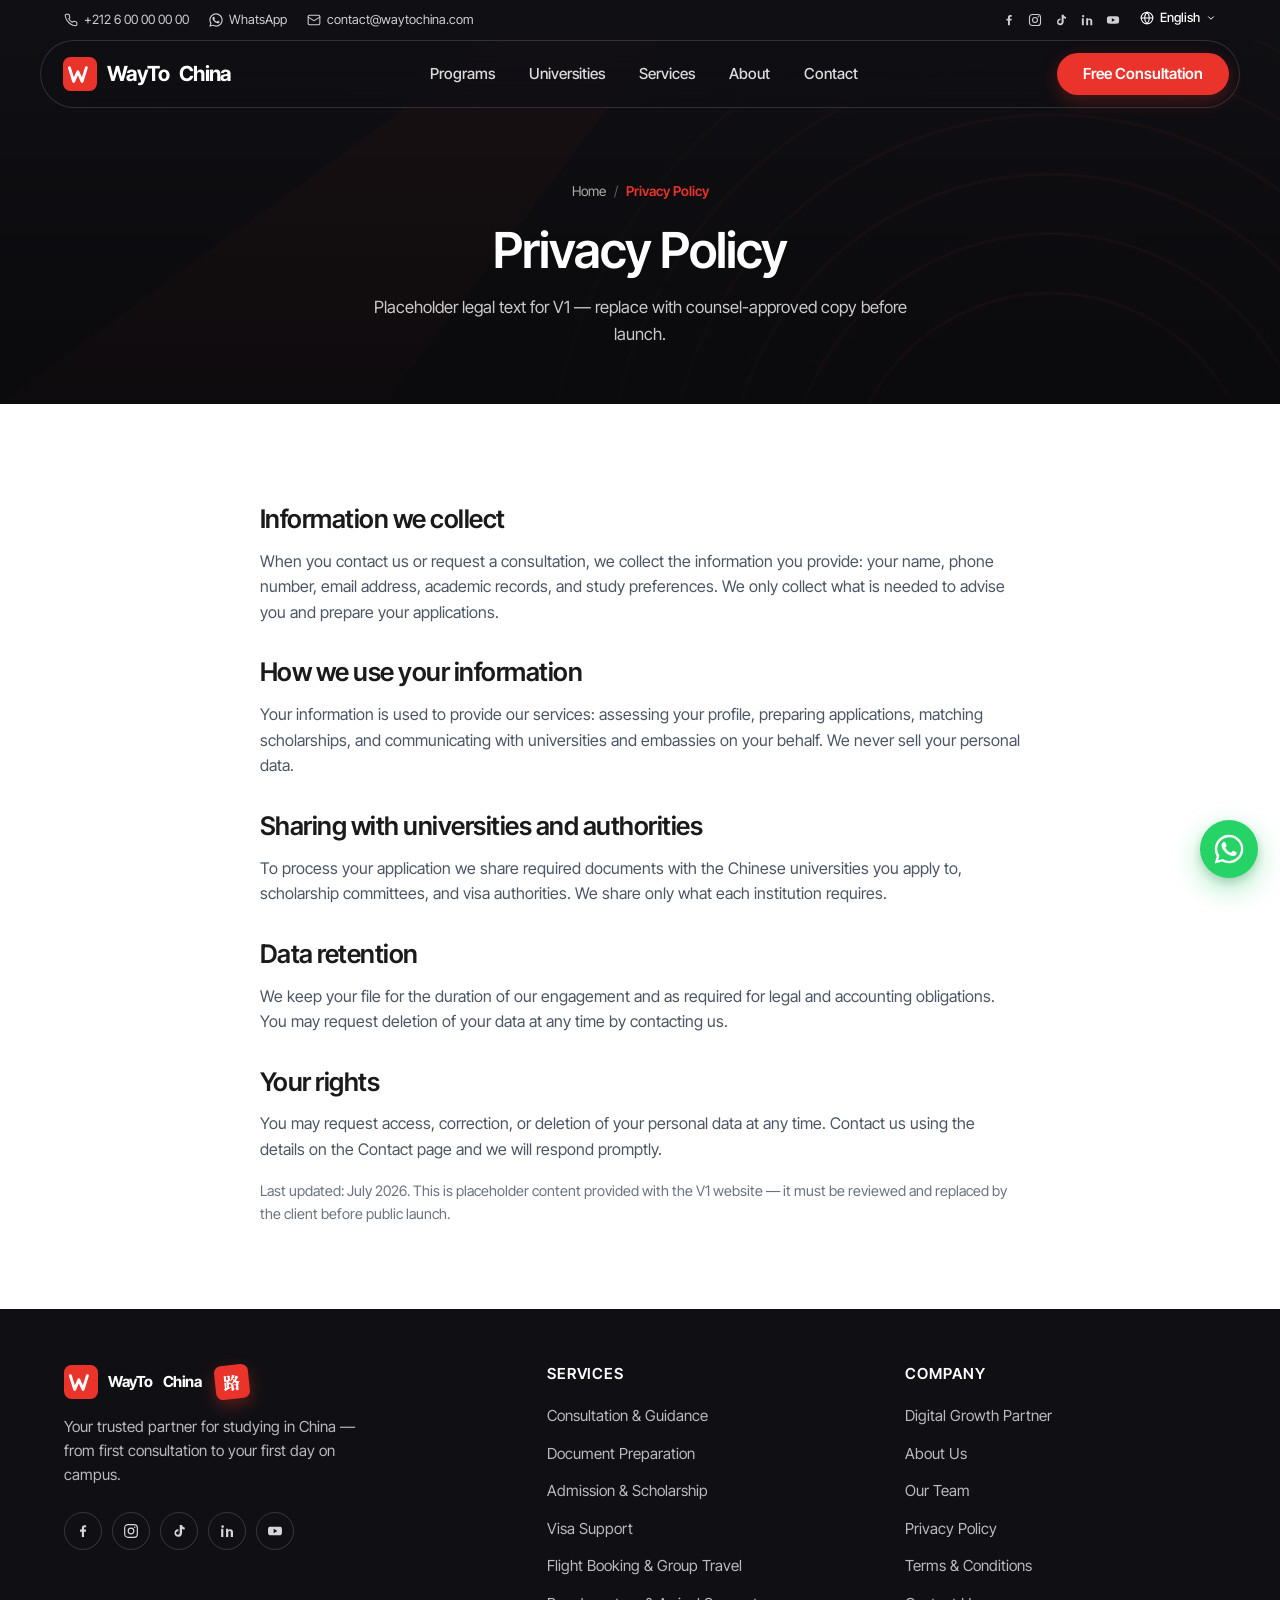
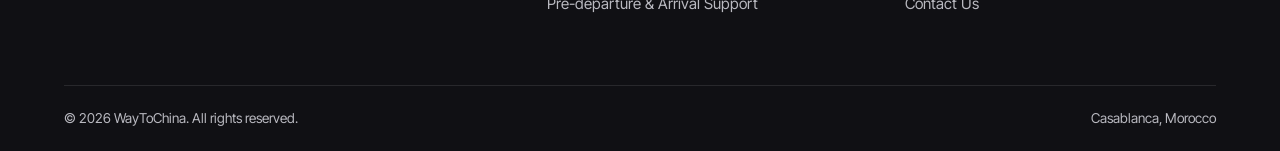
<file: privacy-policy.html>
<!doctype html>
<html lang="en">
  <head>
    <meta charset="UTF-8" />
    <meta name="viewport" content="width=device-width, initial-scale=1.0" />
    <title>Privacy Policy — WayToChina</title>
    <meta name="description" content="WayToChina privacy policy (placeholder for V1)." />
    <link rel="icon" type="image/svg+xml" href="./assets/favicon.svg" />
    <link rel="preconnect" href="https://fonts.googleapis.com" />
    <link rel="preconnect" href="https://fonts.gstatic.com" crossorigin />
    <link
      href="https://fonts.googleapis.com/css2?family=Inter+Tight:wght@400;500;600;650;700&family=Noto+Serif+SC:wght@700;900&display=swap"
      rel="stylesheet"
    />
    <link rel="stylesheet" href="./assets/waytochina.css" />
  </head>

  <body data-root=".">
    <div class="topbar">
      <div class="container">
        <div class="topbar-group">
          <a data-wtc-phone href="#"><svg viewBox="0 0 24 24" fill="none" stroke="currentColor" stroke-width="1.8" stroke-linecap="round" stroke-linejoin="round"><path d="M22 16.92v3a2 2 0 0 1-2.18 2 19.79 19.79 0 0 1-8.63-3.07 19.5 19.5 0 0 1-6-6 19.79 19.79 0 0 1-3.07-8.67A2 2 0 0 1 4.11 2h3a2 2 0 0 1 2 1.72c.13.96.36 1.9.7 2.81a2 2 0 0 1-.45 2.11L8.09 9.91a16 16 0 0 0 6 6l1.27-1.27a2 2 0 0 1 2.11-.45c.91.34 1.85.57 2.81.7A2 2 0 0 1 22 16.92z"/></svg><span class="value-slot"></span></a>
          <a data-wtc-whatsapp href="#" class="hide-sm"><svg viewBox="0 0 24 24" fill="currentColor" width="14" height="14"><path d="M17.47 14.38c-.3-.15-1.76-.87-2.03-.97-.27-.1-.47-.15-.67.15-.2.3-.77.96-.94 1.16-.17.2-.35.22-.64.07-.3-.15-1.26-.46-2.4-1.47-.88-.79-1.48-1.76-1.65-2.06-.17-.3-.02-.46.13-.61.13-.13.3-.35.44-.52.15-.17.2-.3.3-.5.1-.2.05-.37-.02-.52-.08-.15-.67-1.62-.92-2.22-.24-.58-.49-.5-.67-.51h-.57c-.2 0-.52.07-.8.37-.27.3-1.04 1.02-1.04 2.5 0 1.47 1.07 2.9 1.22 3.1.15.2 2.1 3.2 5.08 4.49.71.3 1.26.49 1.7.63.71.22 1.36.19 1.87.12.57-.09 1.76-.72 2-1.42.25-.7.25-1.3.18-1.42-.08-.13-.28-.2-.57-.35zM12.04 21.5h-.01a9.4 9.4 0 0 1-4.8-1.31l-.34-.2-3.56.93.95-3.47-.22-.36a9.42 9.42 0 0 1-1.45-5.03c0-5.21 4.24-9.45 9.46-9.45a9.4 9.4 0 0 1 6.68 2.77 9.4 9.4 0 0 1 2.77 6.7c0 5.2-4.25 9.42-9.48 9.42zm8.05-17.47A11.3 11.3 0 0 0 12.03.6C5.75.6.64 5.71.64 12.02c0 2.01.52 3.97 1.52 5.7L.55 23.6l6.03-1.58a11.38 11.38 0 0 0 5.45 1.39h.01c6.28 0 11.39-5.11 11.39-11.42 0-3.05-1.19-5.92-3.34-8.07z"/></svg>WhatsApp</a>
          <a data-wtc-email href="#" class="hide-sm"><svg viewBox="0 0 24 24" fill="none" stroke="currentColor" stroke-width="1.8" stroke-linecap="round" stroke-linejoin="round"><rect x="2" y="4" width="20" height="16" rx="2"/><path d="m22 7-8.97 5.7a1.94 1.94 0 0 1-2.06 0L2 7"/></svg><span class="value-slot"></span></a>
        </div>
        <div class="topbar-group">
          <span class="topbar-group hide-sm" data-wtc-social style="gap: 12px"></span>
          <details class="lang-dd">
            <summary><svg viewBox="0 0 24 24" fill="none" stroke="currentColor" stroke-width="1.8" stroke-linecap="round" stroke-linejoin="round"><circle cx="12" cy="12" r="10"/><line x1="2" y1="12" x2="22" y2="12"/><path d="M12 2a15.3 15.3 0 0 1 4 10 15.3 15.3 0 0 1-4 10 15.3 15.3 0 0 1-4-10 15.3 15.3 0 0 1 4-10z"/></svg>English<svg class="caret" viewBox="0 0 24 24" width="10" height="10" fill="none" stroke="currentColor" stroke-width="2.4" stroke-linecap="round" stroke-linejoin="round"><polyline points="6 9 12 15 18 9"/></svg></summary>
            <div class="lang-menu">
              <a href="#" class="is-current">English</a>
              <a href="#">Français <span class="soon">soon</span></a>
              <a href="#" dir="rtl" lang="ar">العربية <span class="soon" dir="ltr">soon</span></a>
            </div>
          </details>
        </div>
      </div>
    </div>

    <header class="site-header">
      <div class="navbar">
        <a href="./index.html" class="brand">
          <svg class="brand-mark" viewBox="0 0 64 64" aria-hidden="true">
            <rect width="64" height="64" rx="14" fill="#E9332B" />
            <path d="M12 20l8 26 8-18 8 18 8-26" fill="none" stroke="#fff" stroke-width="5.5" stroke-linecap="round" stroke-linejoin="round" />
          </svg>
          WayTo<em>China</em>
        </a>

        <nav class="nav-links" aria-label="Main navigation">
          <a href="./index.html#programs">Programs</a>
          <a href="./universities.html">Universities</a>
          <a href="./index.html#services">Services</a>
          <a href="./about.html">About</a>
          <a href="./contact.html">Contact</a>
        </nav>

        <div class="nav-cta">
          <a href="./contact.html" class="btn btn--red">Free Consultation</a>
          <button class="nav-burger" aria-label="Open menu" aria-expanded="false">
            <span></span><span></span><span></span>
          </button>
        </div>
      </div>

      <nav class="mobile-menu" aria-label="Mobile navigation">
        <a href="./index.html#programs">Programs</a>
        <a href="./universities.html">Universities</a>
        <a href="./index.html#services">Services</a>
        <a href="./about.html">About</a>
        <a href="./contact.html">Contact</a>
        <a href="./contact.html" class="btn btn--red">Free Consultation</a>
      </nav>
    </header>

    <main>
      <section class="page-hero">
        <nav class="breadcrumb" aria-label="Breadcrumb">
          <a href="./index.html">Home</a><span class="sep">/</span><span class="current">Privacy Policy</span>
        </nav>
        <h1>Privacy Policy</h1>
        <p>Placeholder legal text for V1 — replace with counsel-approved copy before launch.</p>
      </section>

      <section class="section">
        <div class="container">
          <div class="prose reveal">
            <h2>Information we collect</h2>
            <p>When you contact us or request a consultation, we collect the information you provide: your name, phone number, email address, academic records, and study preferences. We only collect what is needed to advise you and prepare your applications.</p>
            <h2>How we use your information</h2>
            <p>Your information is used to provide our services: assessing your profile, preparing applications, matching scholarships, and communicating with universities and embassies on your behalf. We never sell your personal data.</p>
            <h2>Sharing with universities and authorities</h2>
            <p>To process your application we share required documents with the Chinese universities you apply to, scholarship committees, and visa authorities. We share only what each institution requires.</p>
            <h2>Data retention</h2>
            <p>We keep your file for the duration of our engagement and as required for legal and accounting obligations. You may request deletion of your data at any time by contacting us.</p>
            <h2>Your rights</h2>
            <p>You may request access, correction, or deletion of your personal data at any time. Contact us using the details on the Contact page and we will respond promptly.</p>
            <p style="color: var(--muted); font-size: 0.9rem">
              Last updated: July 2026. This is placeholder content provided with the V1 website —
              it must be reviewed and replaced by the client before public launch.
            </p>
          </div>
        </div>
      </section>

    </main>

    <footer class="site-footer">
      <div class="container">
        <div class="footer-grid">
          <div class="footer-col">
            <div class="footer-brand-row">
              <a href="./index.html" class="brand">
                <svg class="brand-mark" viewBox="0 0 64 64" aria-hidden="true">
            <rect width="64" height="64" rx="14" fill="#E9332B" />
            <path d="M12 20l8 26 8-18 8 18 8-26" fill="none" stroke="#fff" stroke-width="5.5" stroke-linecap="round" stroke-linejoin="round" />
          </svg>
                WayTo<em>China</em>
              </a>
              <span class="seal seal--solid seal--sm" title="lu — the way" aria-hidden="true">路</span>
            </div>
            <p class="footer-tagline" data-wtc-tagline></p>
            <div class="footer-social" data-wtc-social></div>
          </div>

          <div class="footer-col">
            <h4>Services</h4>
            <ul data-wtc-footer-services><!-- canonical 5 services, rendered from data/site-data.js --></ul>
          </div>

          <div class="footer-col">
            <h4>Company</h4>
            <ul>
              <li><a href="./whoweare.html">Digital Growth Partner</a></li>
              <li><a href="./about.html">About Us</a></li>
              <li><a href="./about.html#team">Our Team</a></li>
              <li><a href="./privacy-policy.html">Privacy Policy</a></li>
              <li><a href="./terms-conditions.html">Terms &amp; Conditions</a></li>
              <li><a href="./contact.html">Contact Us</a></li>
            </ul>
          </div>
        </div>

        <div class="footer-bottom">
          <span>&copy; <span data-wtc-year>2026</span> WayToChina. All rights reserved.</span>
          <span data-wtc-address></span>
        </div>
      </div>
    </footer>

    <script src="./vendor/swiper.min.js"></script>
    <script src="./data/site-data.js"></script>
    <script src="./assets/waytochina.js"></script>
  </body>
</html>
</file>
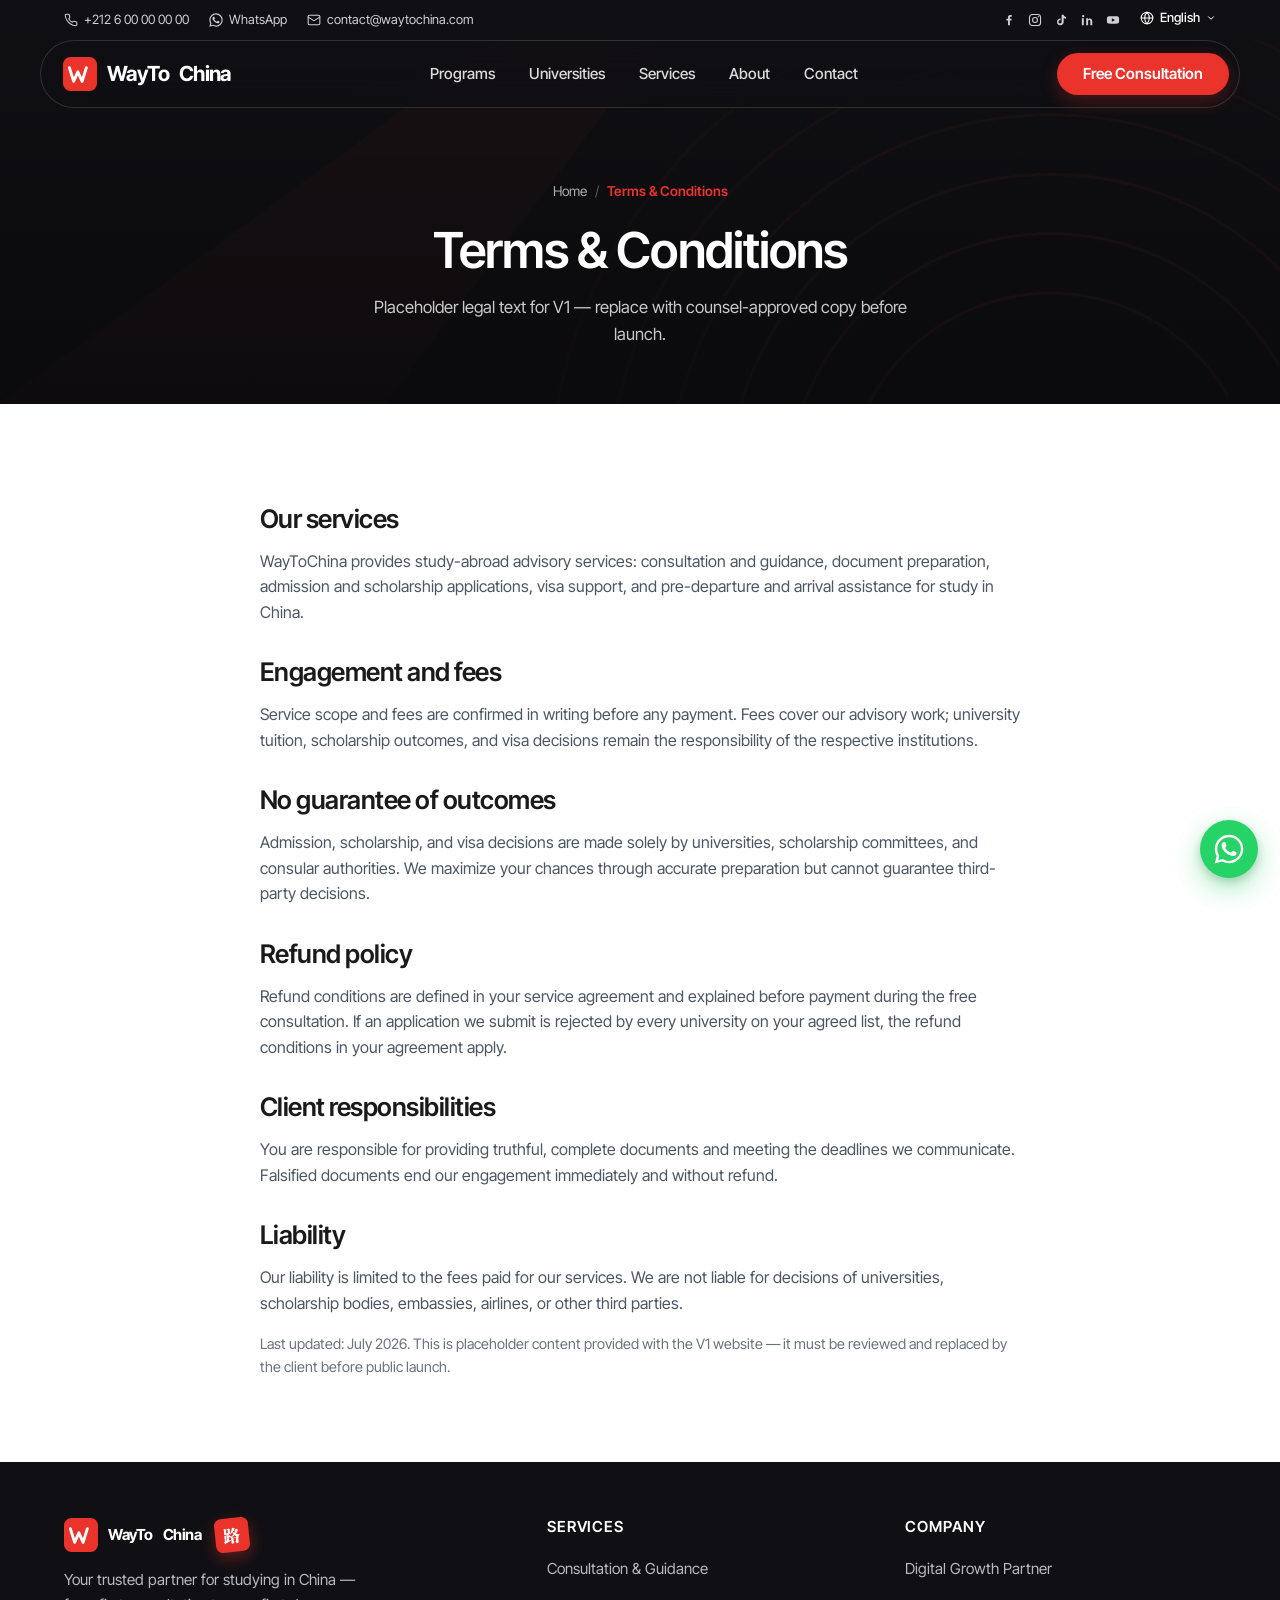
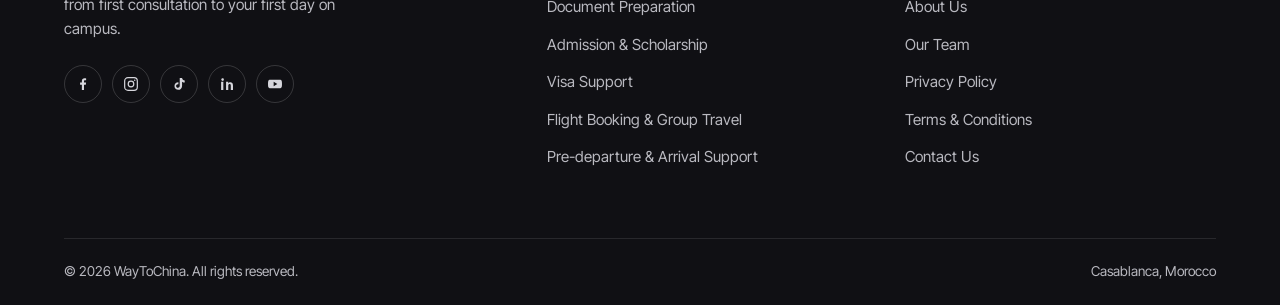
<file: terms-conditions.html>
<!doctype html>
<html lang="en">
  <head>
    <meta charset="UTF-8" />
    <meta name="viewport" content="width=device-width, initial-scale=1.0" />
    <title>Terms & Conditions — WayToChina</title>
    <meta name="description" content="WayToChina terms & conditions (placeholder for V1)." />
    <link rel="icon" type="image/svg+xml" href="./assets/favicon.svg" />
    <link rel="preconnect" href="https://fonts.googleapis.com" />
    <link rel="preconnect" href="https://fonts.gstatic.com" crossorigin />
    <link
      href="https://fonts.googleapis.com/css2?family=Inter+Tight:wght@400;500;600;650;700&family=Noto+Serif+SC:wght@700;900&display=swap"
      rel="stylesheet"
    />
    <link rel="stylesheet" href="./assets/waytochina.css" />
  </head>

  <body data-root=".">
    <div class="topbar">
      <div class="container">
        <div class="topbar-group">
          <a data-wtc-phone href="#"><svg viewBox="0 0 24 24" fill="none" stroke="currentColor" stroke-width="1.8" stroke-linecap="round" stroke-linejoin="round"><path d="M22 16.92v3a2 2 0 0 1-2.18 2 19.79 19.79 0 0 1-8.63-3.07 19.5 19.5 0 0 1-6-6 19.79 19.79 0 0 1-3.07-8.67A2 2 0 0 1 4.11 2h3a2 2 0 0 1 2 1.72c.13.96.36 1.9.7 2.81a2 2 0 0 1-.45 2.11L8.09 9.91a16 16 0 0 0 6 6l1.27-1.27a2 2 0 0 1 2.11-.45c.91.34 1.85.57 2.81.7A2 2 0 0 1 22 16.92z"/></svg><span class="value-slot"></span></a>
          <a data-wtc-whatsapp href="#" class="hide-sm"><svg viewBox="0 0 24 24" fill="currentColor" width="14" height="14"><path d="M17.47 14.38c-.3-.15-1.76-.87-2.03-.97-.27-.1-.47-.15-.67.15-.2.3-.77.96-.94 1.16-.17.2-.35.22-.64.07-.3-.15-1.26-.46-2.4-1.47-.88-.79-1.48-1.76-1.65-2.06-.17-.3-.02-.46.13-.61.13-.13.3-.35.44-.52.15-.17.2-.3.3-.5.1-.2.05-.37-.02-.52-.08-.15-.67-1.62-.92-2.22-.24-.58-.49-.5-.67-.51h-.57c-.2 0-.52.07-.8.37-.27.3-1.04 1.02-1.04 2.5 0 1.47 1.07 2.9 1.22 3.1.15.2 2.1 3.2 5.08 4.49.71.3 1.26.49 1.7.63.71.22 1.36.19 1.87.12.57-.09 1.76-.72 2-1.42.25-.7.25-1.3.18-1.42-.08-.13-.28-.2-.57-.35zM12.04 21.5h-.01a9.4 9.4 0 0 1-4.8-1.31l-.34-.2-3.56.93.95-3.47-.22-.36a9.42 9.42 0 0 1-1.45-5.03c0-5.21 4.24-9.45 9.46-9.45a9.4 9.4 0 0 1 6.68 2.77 9.4 9.4 0 0 1 2.77 6.7c0 5.2-4.25 9.42-9.48 9.42zm8.05-17.47A11.3 11.3 0 0 0 12.03.6C5.75.6.64 5.71.64 12.02c0 2.01.52 3.97 1.52 5.7L.55 23.6l6.03-1.58a11.38 11.38 0 0 0 5.45 1.39h.01c6.28 0 11.39-5.11 11.39-11.42 0-3.05-1.19-5.92-3.34-8.07z"/></svg>WhatsApp</a>
          <a data-wtc-email href="#" class="hide-sm"><svg viewBox="0 0 24 24" fill="none" stroke="currentColor" stroke-width="1.8" stroke-linecap="round" stroke-linejoin="round"><rect x="2" y="4" width="20" height="16" rx="2"/><path d="m22 7-8.97 5.7a1.94 1.94 0 0 1-2.06 0L2 7"/></svg><span class="value-slot"></span></a>
        </div>
        <div class="topbar-group">
          <span class="topbar-group hide-sm" data-wtc-social style="gap: 12px"></span>
          <details class="lang-dd">
            <summary><svg viewBox="0 0 24 24" fill="none" stroke="currentColor" stroke-width="1.8" stroke-linecap="round" stroke-linejoin="round"><circle cx="12" cy="12" r="10"/><line x1="2" y1="12" x2="22" y2="12"/><path d="M12 2a15.3 15.3 0 0 1 4 10 15.3 15.3 0 0 1-4 10 15.3 15.3 0 0 1-4-10 15.3 15.3 0 0 1 4-10z"/></svg>English<svg class="caret" viewBox="0 0 24 24" width="10" height="10" fill="none" stroke="currentColor" stroke-width="2.4" stroke-linecap="round" stroke-linejoin="round"><polyline points="6 9 12 15 18 9"/></svg></summary>
            <div class="lang-menu">
              <a href="#" class="is-current">English</a>
              <a href="#">Français <span class="soon">soon</span></a>
              <a href="#" dir="rtl" lang="ar">العربية <span class="soon" dir="ltr">soon</span></a>
            </div>
          </details>
        </div>
      </div>
    </div>

    <header class="site-header">
      <div class="navbar">
        <a href="./index.html" class="brand">
          <svg class="brand-mark" viewBox="0 0 64 64" aria-hidden="true">
            <rect width="64" height="64" rx="14" fill="#E9332B" />
            <path d="M12 20l8 26 8-18 8 18 8-26" fill="none" stroke="#fff" stroke-width="5.5" stroke-linecap="round" stroke-linejoin="round" />
          </svg>
          WayTo<em>China</em>
        </a>

        <nav class="nav-links" aria-label="Main navigation">
          <a href="./index.html#programs">Programs</a>
          <a href="./universities.html">Universities</a>
          <a href="./index.html#services">Services</a>
          <a href="./about.html">About</a>
          <a href="./contact.html">Contact</a>
        </nav>

        <div class="nav-cta">
          <a href="./contact.html" class="btn btn--red">Free Consultation</a>
          <button class="nav-burger" aria-label="Open menu" aria-expanded="false">
            <span></span><span></span><span></span>
          </button>
        </div>
      </div>

      <nav class="mobile-menu" aria-label="Mobile navigation">
        <a href="./index.html#programs">Programs</a>
        <a href="./universities.html">Universities</a>
        <a href="./index.html#services">Services</a>
        <a href="./about.html">About</a>
        <a href="./contact.html">Contact</a>
        <a href="./contact.html" class="btn btn--red">Free Consultation</a>
      </nav>
    </header>

    <main>
      <section class="page-hero">
        <nav class="breadcrumb" aria-label="Breadcrumb">
          <a href="./index.html">Home</a><span class="sep">/</span><span class="current">Terms & Conditions</span>
        </nav>
        <h1>Terms & Conditions</h1>
        <p>Placeholder legal text for V1 — replace with counsel-approved copy before launch.</p>
      </section>

      <section class="section">
        <div class="container">
          <div class="prose reveal">
            <h2>Our services</h2>
            <p>WayToChina provides study-abroad advisory services: consultation and guidance, document preparation, admission and scholarship applications, visa support, and pre-departure and arrival assistance for study in China.</p>
            <h2>Engagement and fees</h2>
            <p>Service scope and fees are confirmed in writing before any payment. Fees cover our advisory work; university tuition, scholarship outcomes, and visa decisions remain the responsibility of the respective institutions.</p>
            <h2>No guarantee of outcomes</h2>
            <p>Admission, scholarship, and visa decisions are made solely by universities, scholarship committees, and consular authorities. We maximize your chances through accurate preparation but cannot guarantee third-party decisions.</p>
            <h2>Refund policy</h2>
            <p>Refund conditions are defined in your service agreement and explained before payment during the free consultation. If an application we submit is rejected by every university on your agreed list, the refund conditions in your agreement apply.</p>
            <h2>Client responsibilities</h2>
            <p>You are responsible for providing truthful, complete documents and meeting the deadlines we communicate. Falsified documents end our engagement immediately and without refund.</p>
            <h2>Liability</h2>
            <p>Our liability is limited to the fees paid for our services. We are not liable for decisions of universities, scholarship bodies, embassies, airlines, or other third parties.</p>
            <p style="color: var(--muted); font-size: 0.9rem">
              Last updated: July 2026. This is placeholder content provided with the V1 website —
              it must be reviewed and replaced by the client before public launch.
            </p>
          </div>
        </div>
      </section>

    </main>

    <footer class="site-footer">
      <div class="container">
        <div class="footer-grid">
          <div class="footer-col">
            <div class="footer-brand-row">
              <a href="./index.html" class="brand">
                <svg class="brand-mark" viewBox="0 0 64 64" aria-hidden="true">
            <rect width="64" height="64" rx="14" fill="#E9332B" />
            <path d="M12 20l8 26 8-18 8 18 8-26" fill="none" stroke="#fff" stroke-width="5.5" stroke-linecap="round" stroke-linejoin="round" />
          </svg>
                WayTo<em>China</em>
              </a>
              <span class="seal seal--solid seal--sm" title="lu — the way" aria-hidden="true">路</span>
            </div>
            <p class="footer-tagline" data-wtc-tagline></p>
            <div class="footer-social" data-wtc-social></div>
          </div>

          <div class="footer-col">
            <h4>Services</h4>
            <ul data-wtc-footer-services><!-- canonical 5 services, rendered from data/site-data.js --></ul>
          </div>

          <div class="footer-col">
            <h4>Company</h4>
            <ul>
              <li><a href="./whoweare.html">Digital Growth Partner</a></li>
              <li><a href="./about.html">About Us</a></li>
              <li><a href="./about.html#team">Our Team</a></li>
              <li><a href="./privacy-policy.html">Privacy Policy</a></li>
              <li><a href="./terms-conditions.html">Terms &amp; Conditions</a></li>
              <li><a href="./contact.html">Contact Us</a></li>
            </ul>
          </div>
        </div>

        <div class="footer-bottom">
          <span>&copy; <span data-wtc-year>2026</span> WayToChina. All rights reserved.</span>
          <span data-wtc-address></span>
        </div>
      </div>
    </footer>

    <script src="./vendor/swiper.min.js"></script>
    <script src="./data/site-data.js"></script>
    <script src="./assets/waytochina.js"></script>
  </body>
</html>
</file>
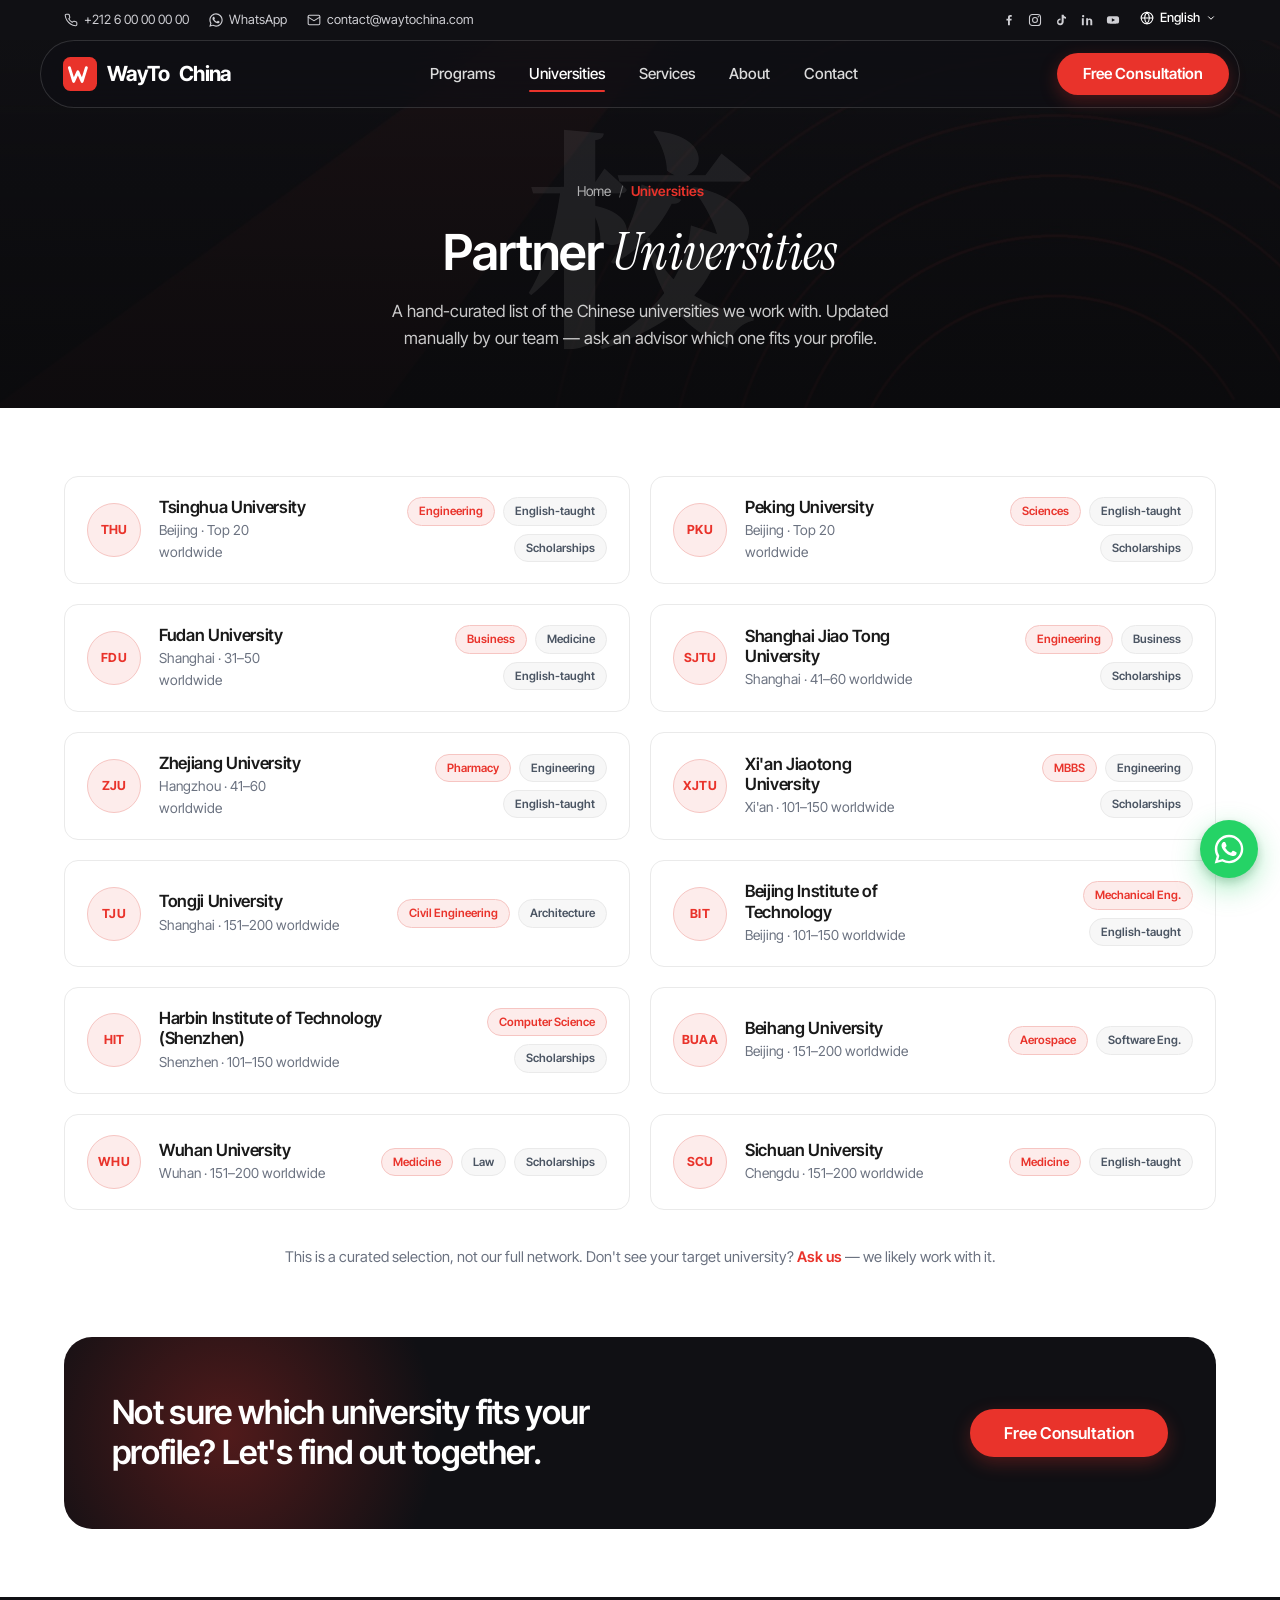
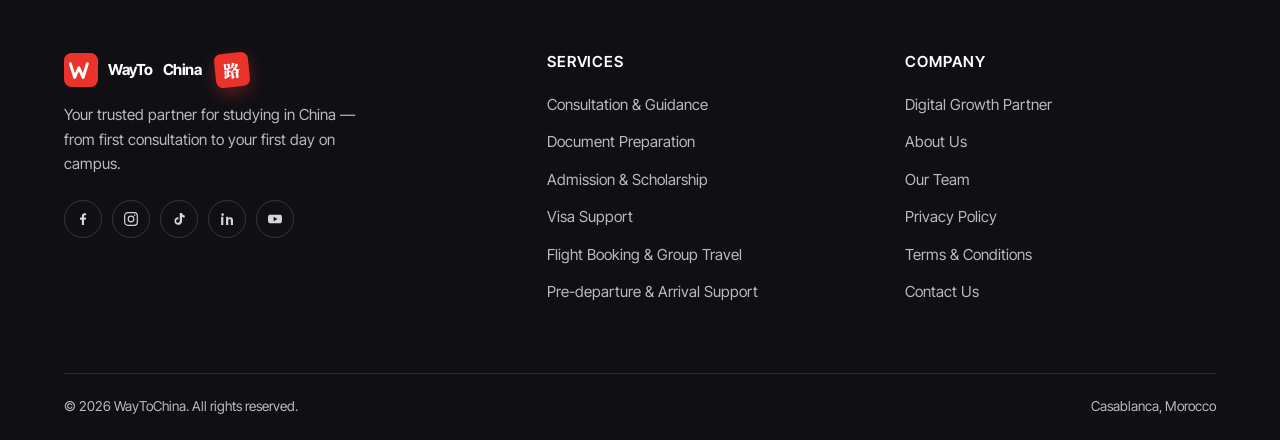
<file: universities.html>
<!doctype html>
<html lang="en">
  <head>
    <meta charset="UTF-8" />
    <meta name="viewport" content="width=device-width, initial-scale=1.0" />
    <title>Partner Universities — WayToChina</title>
    <meta name="description" content="The Chinese universities WayToChina works with — a hand-curated list." />
    <link rel="icon" type="image/svg+xml" href="./assets/favicon.svg" />
    <link rel="preconnect" href="https://fonts.googleapis.com" />
    <link rel="preconnect" href="https://fonts.gstatic.com" crossorigin />
    <link
      href="https://fonts.googleapis.com/css2?family=Inter+Tight:wght@400;500;600;650;700&family=Noto+Serif+SC:wght@700;900&display=swap"
      rel="stylesheet"
    />
    <link rel="stylesheet" href="./assets/waytochina.css" />
  </head>

  <body data-root=".">
    <div class="topbar">
      <div class="container">
        <div class="topbar-group">
          <a data-wtc-phone href="#"><svg viewBox="0 0 24 24" fill="none" stroke="currentColor" stroke-width="1.8" stroke-linecap="round" stroke-linejoin="round"><path d="M22 16.92v3a2 2 0 0 1-2.18 2 19.79 19.79 0 0 1-8.63-3.07 19.5 19.5 0 0 1-6-6 19.79 19.79 0 0 1-3.07-8.67A2 2 0 0 1 4.11 2h3a2 2 0 0 1 2 1.72c.13.96.36 1.9.7 2.81a2 2 0 0 1-.45 2.11L8.09 9.91a16 16 0 0 0 6 6l1.27-1.27a2 2 0 0 1 2.11-.45c.91.34 1.85.57 2.81.7A2 2 0 0 1 22 16.92z"/></svg><span class="value-slot"></span></a>
          <a data-wtc-whatsapp href="#" class="hide-sm"><svg viewBox="0 0 24 24" fill="currentColor" width="14" height="14"><path d="M17.47 14.38c-.3-.15-1.76-.87-2.03-.97-.27-.1-.47-.15-.67.15-.2.3-.77.96-.94 1.16-.17.2-.35.22-.64.07-.3-.15-1.26-.46-2.4-1.47-.88-.79-1.48-1.76-1.65-2.06-.17-.3-.02-.46.13-.61.13-.13.3-.35.44-.52.15-.17.2-.3.3-.5.1-.2.05-.37-.02-.52-.08-.15-.67-1.62-.92-2.22-.24-.58-.49-.5-.67-.51h-.57c-.2 0-.52.07-.8.37-.27.3-1.04 1.02-1.04 2.5 0 1.47 1.07 2.9 1.22 3.1.15.2 2.1 3.2 5.08 4.49.71.3 1.26.49 1.7.63.71.22 1.36.19 1.87.12.57-.09 1.76-.72 2-1.42.25-.7.25-1.3.18-1.42-.08-.13-.28-.2-.57-.35zM12.04 21.5h-.01a9.4 9.4 0 0 1-4.8-1.31l-.34-.2-3.56.93.95-3.47-.22-.36a9.42 9.42 0 0 1-1.45-5.03c0-5.21 4.24-9.45 9.46-9.45a9.4 9.4 0 0 1 6.68 2.77 9.4 9.4 0 0 1 2.77 6.7c0 5.2-4.25 9.42-9.48 9.42zm8.05-17.47A11.3 11.3 0 0 0 12.03.6C5.75.6.64 5.71.64 12.02c0 2.01.52 3.97 1.52 5.7L.55 23.6l6.03-1.58a11.38 11.38 0 0 0 5.45 1.39h.01c6.28 0 11.39-5.11 11.39-11.42 0-3.05-1.19-5.92-3.34-8.07z"/></svg>WhatsApp</a>
          <a data-wtc-email href="#" class="hide-sm"><svg viewBox="0 0 24 24" fill="none" stroke="currentColor" stroke-width="1.8" stroke-linecap="round" stroke-linejoin="round"><rect x="2" y="4" width="20" height="16" rx="2"/><path d="m22 7-8.97 5.7a1.94 1.94 0 0 1-2.06 0L2 7"/></svg><span class="value-slot"></span></a>
        </div>
        <div class="topbar-group">
          <span class="topbar-group hide-sm" data-wtc-social style="gap: 12px"></span>
          <details class="lang-dd">
            <summary><svg viewBox="0 0 24 24" fill="none" stroke="currentColor" stroke-width="1.8" stroke-linecap="round" stroke-linejoin="round"><circle cx="12" cy="12" r="10"/><line x1="2" y1="12" x2="22" y2="12"/><path d="M12 2a15.3 15.3 0 0 1 4 10 15.3 15.3 0 0 1-4 10 15.3 15.3 0 0 1-4-10 15.3 15.3 0 0 1 4-10z"/></svg>English<svg class="caret" viewBox="0 0 24 24" width="10" height="10" fill="none" stroke="currentColor" stroke-width="2.4" stroke-linecap="round" stroke-linejoin="round"><polyline points="6 9 12 15 18 9"/></svg></summary>
            <div class="lang-menu">
              <a href="#" class="is-current">English</a>
              <a href="#">Français <span class="soon">soon</span></a>
              <a href="#" dir="rtl" lang="ar">العربية <span class="soon" dir="ltr">soon</span></a>
            </div>
          </details>
        </div>
      </div>
    </div>

    <header class="site-header">
      <div class="navbar">
        <a href="./index.html" class="brand">
          <svg class="brand-mark" viewBox="0 0 64 64" aria-hidden="true">
            <rect width="64" height="64" rx="14" fill="#E9332B" />
            <path d="M12 20l8 26 8-18 8 18 8-26" fill="none" stroke="#fff" stroke-width="5.5" stroke-linecap="round" stroke-linejoin="round" />
          </svg>
          WayTo<em>China</em>
        </a>

        <nav class="nav-links" aria-label="Main navigation">
          <a href="./index.html#programs">Programs</a>
          <a href="./universities.html" class="is-active">Universities</a>
          <a href="./index.html#services">Services</a>
          <a href="./about.html">About</a>
          <a href="./contact.html">Contact</a>
        </nav>

        <div class="nav-cta">
          <a href="./contact.html" class="btn btn--red">Free Consultation</a>
          <button class="nav-burger" aria-label="Open menu" aria-expanded="false">
            <span></span><span></span><span></span>
          </button>
        </div>
      </div>

      <nav class="mobile-menu" aria-label="Mobile navigation">
        <a href="./index.html#programs">Programs</a>
        <a href="./universities.html">Universities</a>
        <a href="./index.html#services">Services</a>
        <a href="./about.html">About</a>
        <a href="./contact.html">Contact</a>
        <a href="./contact.html" class="btn btn--red">Free Consultation</a>
      </nav>
    </header>

    <main>
      <section class="page-hero">
        <span class="hanzi-bg" aria-hidden="true">校</span>
        <nav class="breadcrumb" aria-label="Breadcrumb">
          <a href="./index.html">Home</a><span class="sep">/</span><span class="current">Universities</span>
        </nav>
        <h1>Partner <em>Universities</em></h1>
        <p>A hand-curated list of the Chinese universities we work with. Updated manually by our team — ask an advisor which one fits your profile.</p>
      </section>

      <section class="section">
        <div class="container">
          <div class="uni-list" id="uni-list"><!-- rendered from data/site-data.js (static, hand-curated) --></div>
          <p style="text-align: center; margin-top: 36px; color: var(--muted); font-size: 0.92rem">
            This is a curated selection, not our full network. Don't see your target university?
            <a href="./contact.html" style="color: var(--brand-red); font-weight: 600">Ask us</a> — we likely work with it.
          </p>
        </div>
      </section>

      <section class="section" aria-label="Get started">
        <div class="container">
          <div class="cta-strip reveal">
            <h2>Not sure which university fits your profile? Let's find out together.</h2>
            <a href="./contact.html" class="btn btn--red btn--lg">Free Consultation</a>
          </div>
        </div>
      </section>

    </main>

    <footer class="site-footer">
      <div class="container">
        <div class="footer-grid">
          <div class="footer-col">
            <div class="footer-brand-row">
              <a href="./index.html" class="brand">
                <svg class="brand-mark" viewBox="0 0 64 64" aria-hidden="true">
            <rect width="64" height="64" rx="14" fill="#E9332B" />
            <path d="M12 20l8 26 8-18 8 18 8-26" fill="none" stroke="#fff" stroke-width="5.5" stroke-linecap="round" stroke-linejoin="round" />
          </svg>
                WayTo<em>China</em>
              </a>
              <span class="seal seal--solid seal--sm" title="lu — the way" aria-hidden="true">路</span>
            </div>
            <p class="footer-tagline" data-wtc-tagline></p>
            <div class="footer-social" data-wtc-social></div>
          </div>

          <div class="footer-col">
            <h4>Services</h4>
            <ul data-wtc-footer-services><!-- canonical 5 services, rendered from data/site-data.js --></ul>
          </div>

          <div class="footer-col">
            <h4>Company</h4>
            <ul>
              <li><a href="./whoweare.html">Digital Growth Partner</a></li>
              <li><a href="./about.html">About Us</a></li>
              <li><a href="./about.html#team">Our Team</a></li>
              <li><a href="./privacy-policy.html">Privacy Policy</a></li>
              <li><a href="./terms-conditions.html">Terms &amp; Conditions</a></li>
              <li><a href="./contact.html">Contact Us</a></li>
            </ul>
          </div>
        </div>

        <div class="footer-bottom">
          <span>&copy; <span data-wtc-year>2026</span> WayToChina. All rights reserved.</span>
          <span data-wtc-address></span>
        </div>
      </div>
    </footer>

    <script src="./vendor/swiper.min.js"></script>
    <script src="./data/site-data.js"></script>
    <script src="./assets/waytochina.js"></script>
  </body>
</html>
</file>
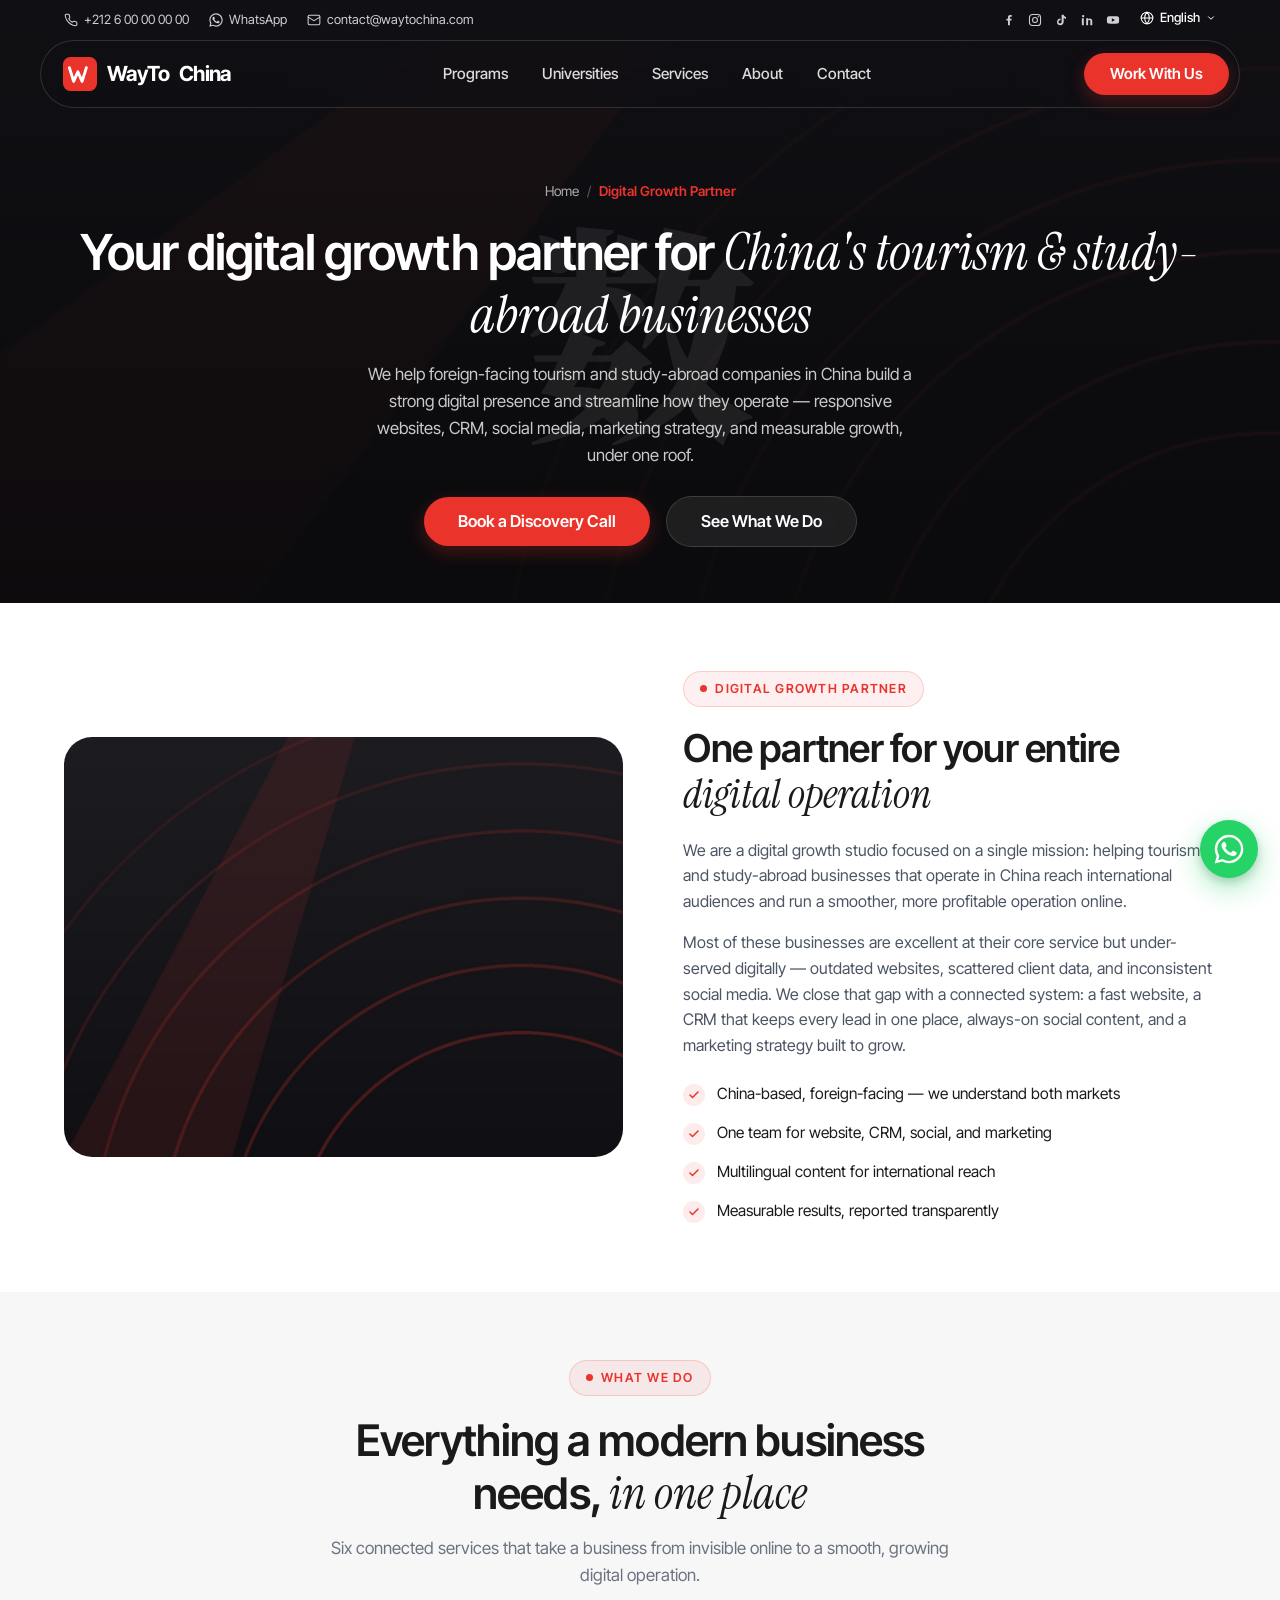
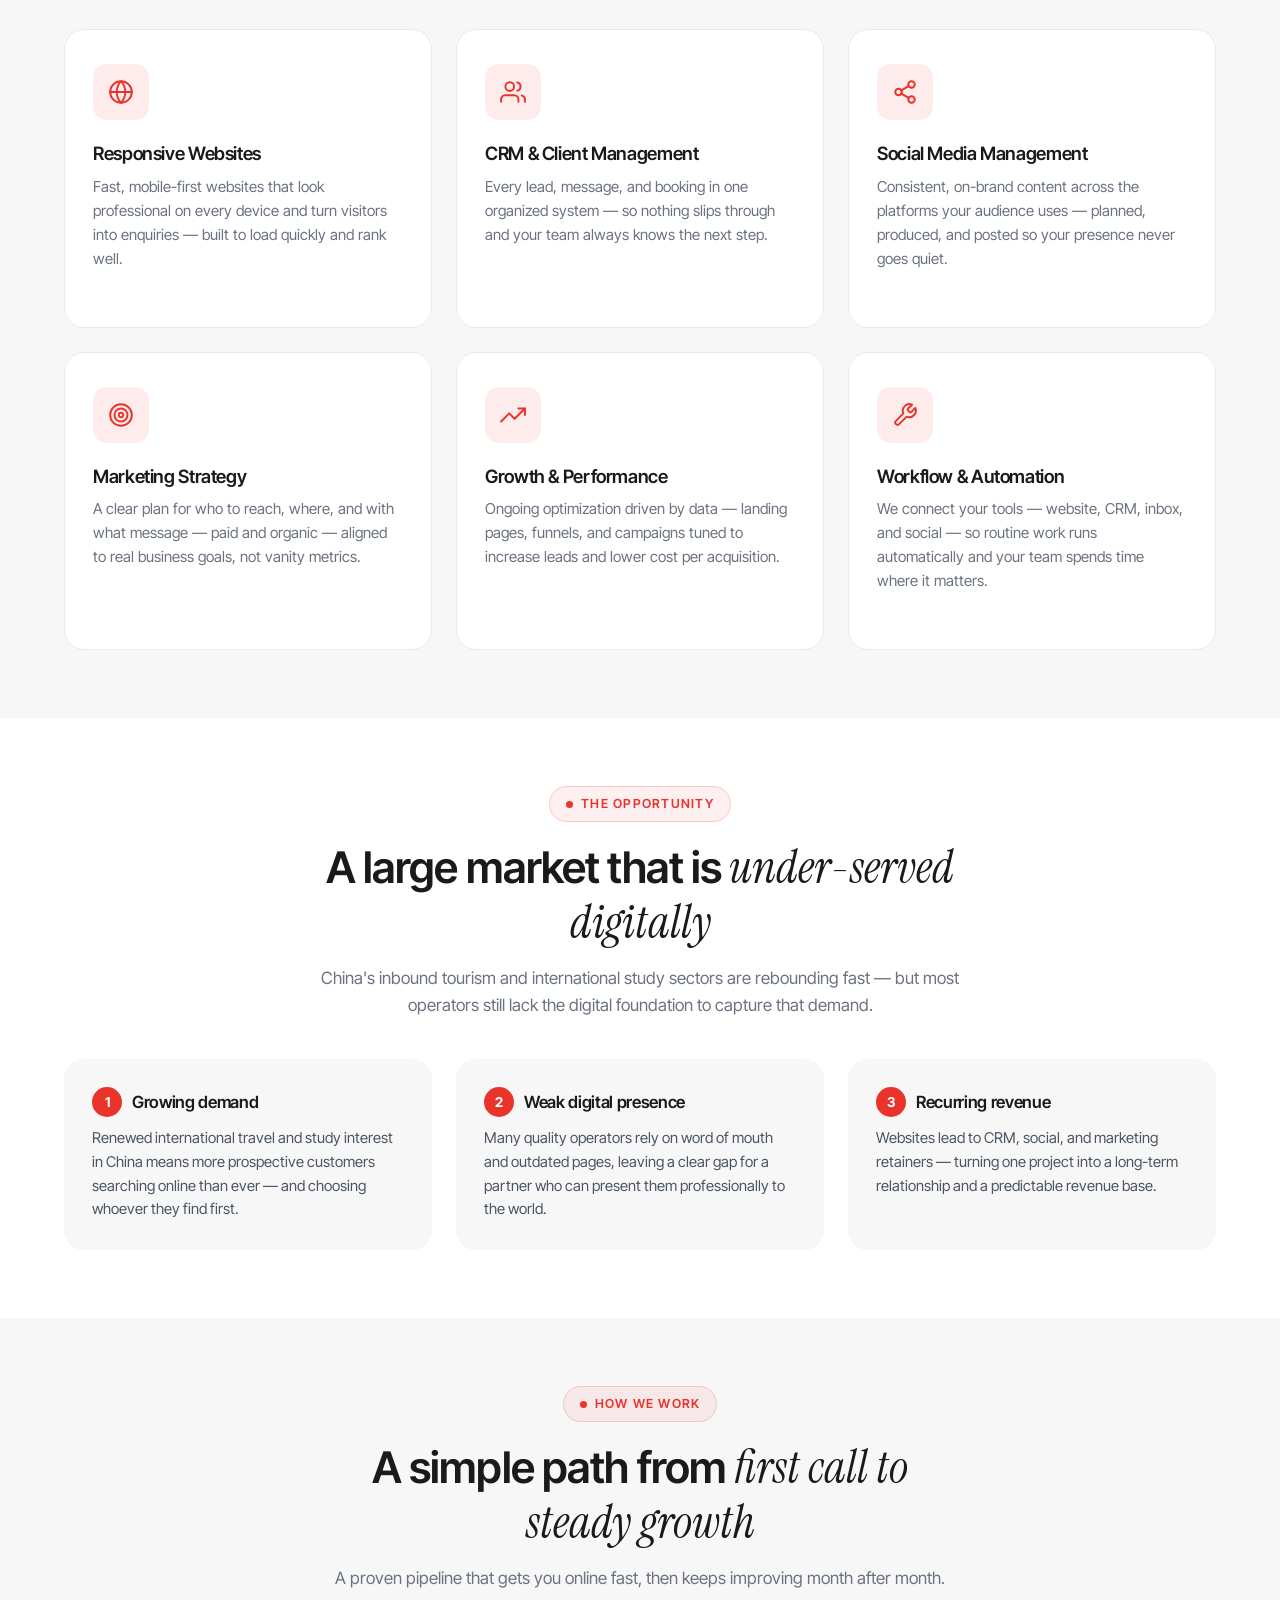
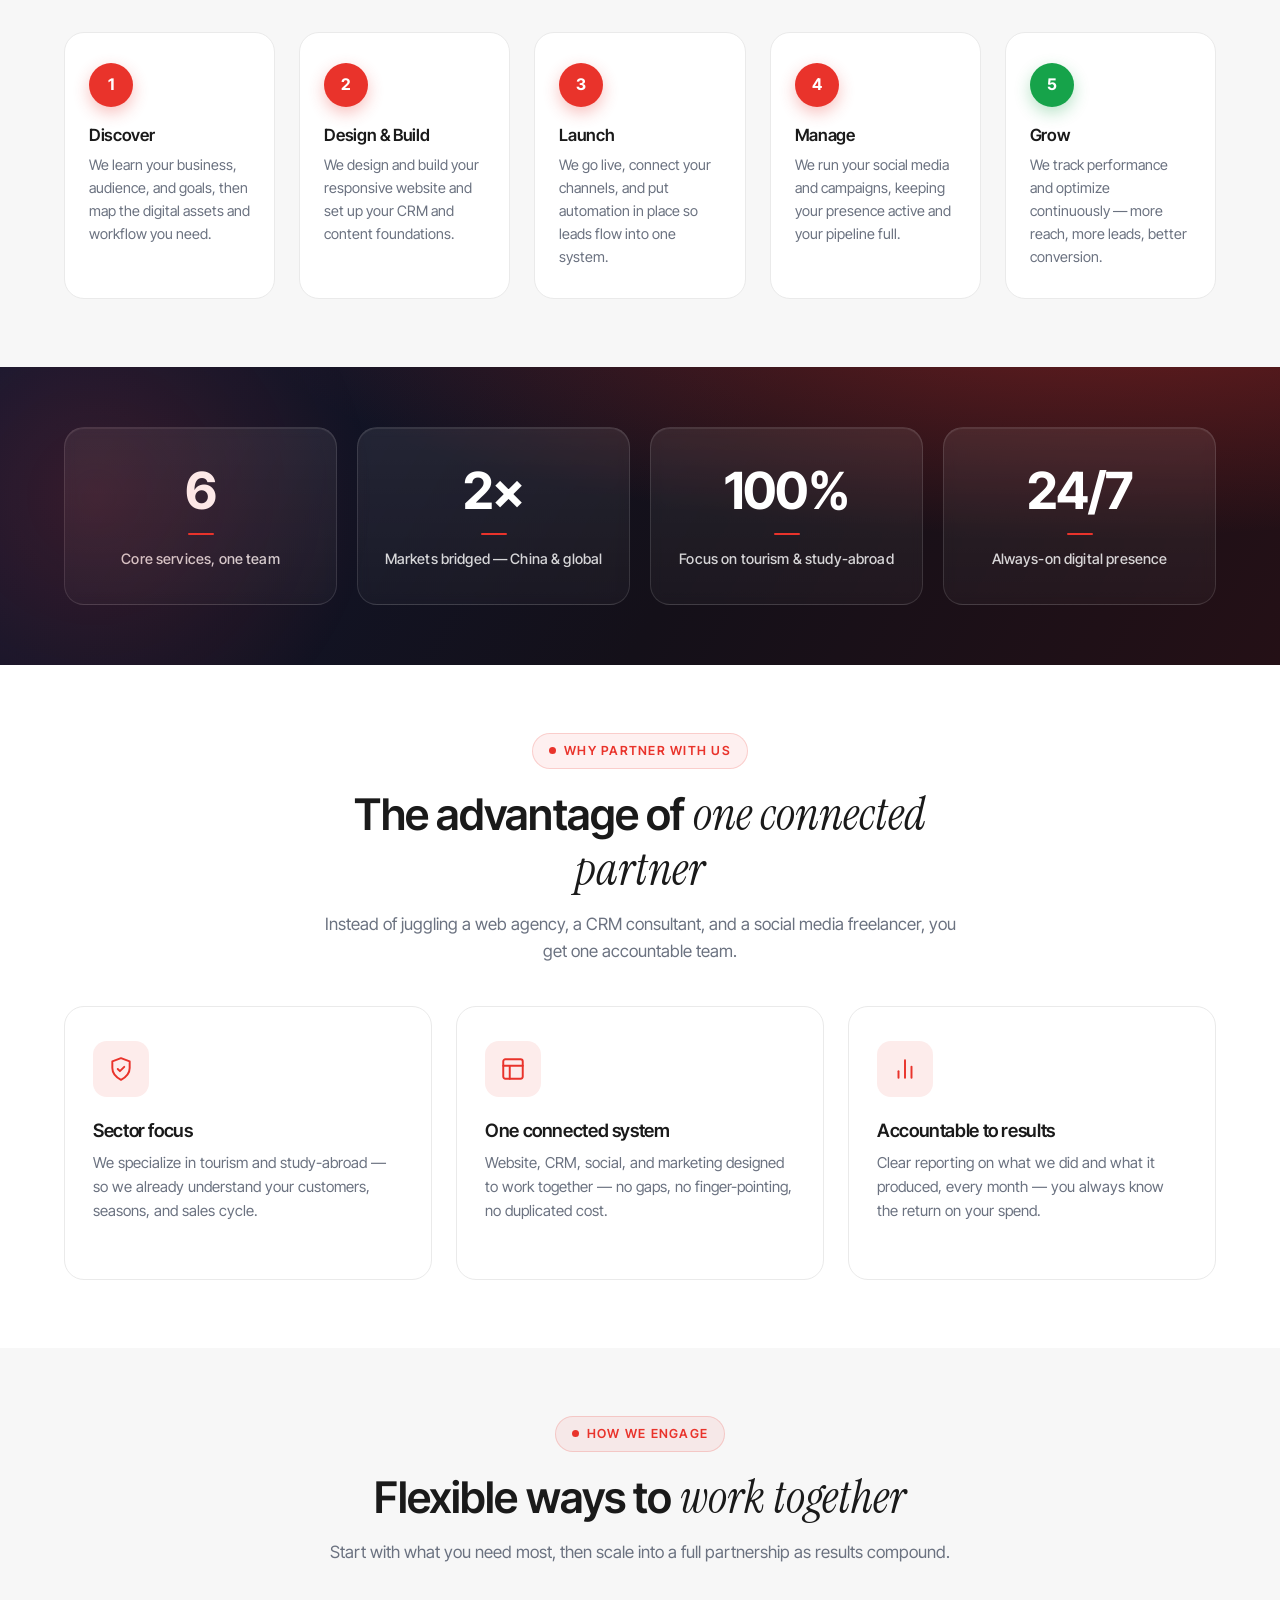
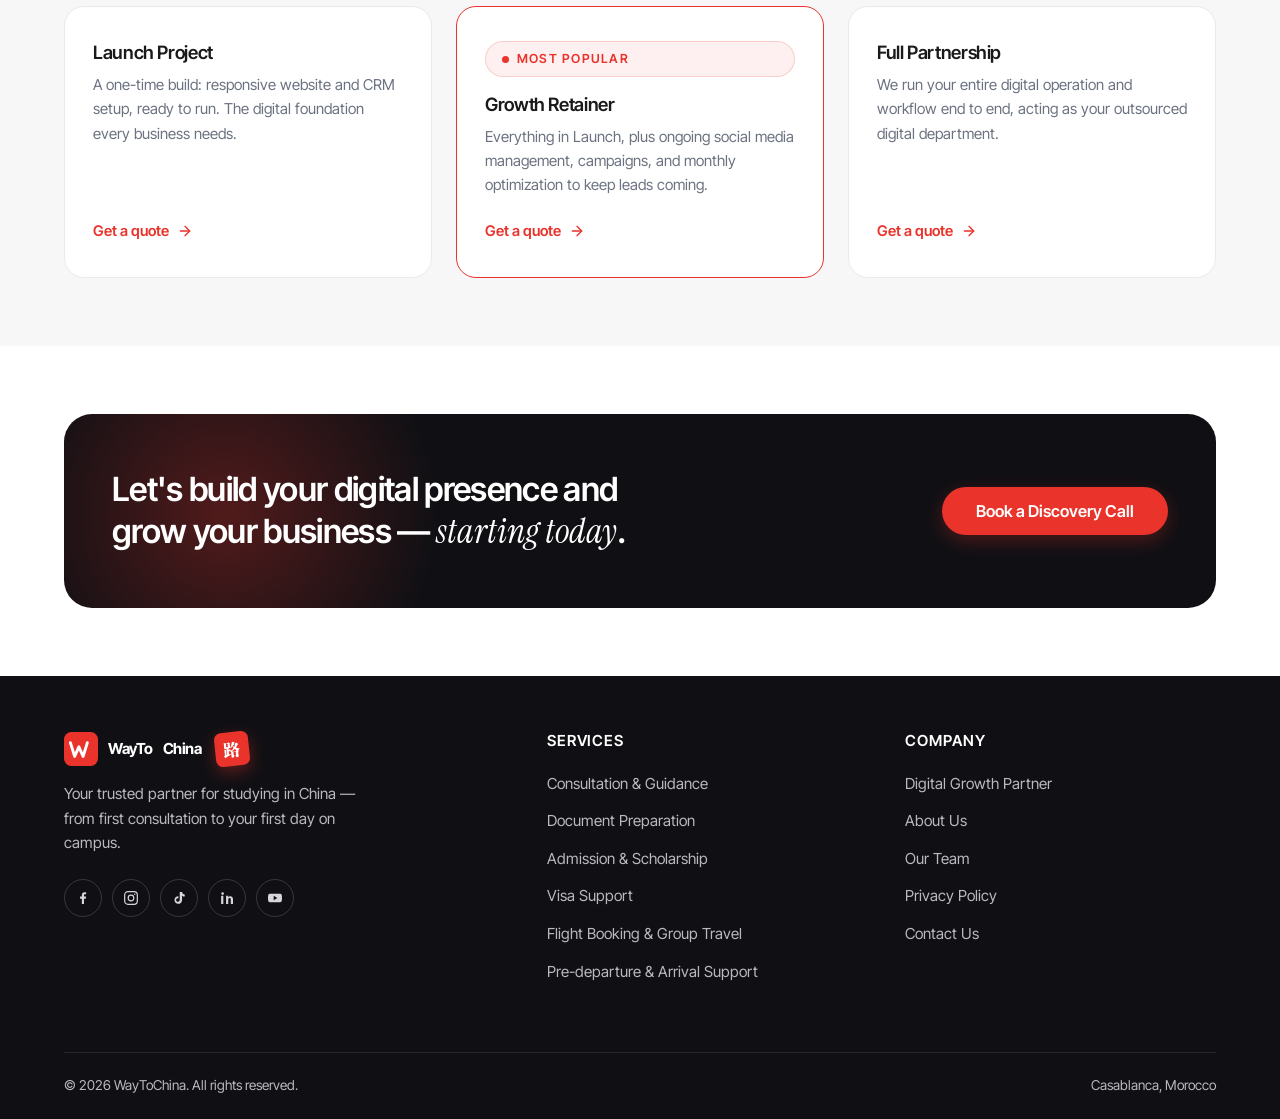
<file: whoweare.html>
<!doctype html>
<html lang="en">
  <head>
    <meta charset="UTF-8" />
    <meta name="viewport" content="width=device-width, initial-scale=1.0" />
    <title>Who We Are — Digital Growth Partner for China's Tourism & Study-Abroad Businesses</title>
    <meta
      name="description"
      content="We help foreign-facing tourism and study-abroad businesses in China grow their digital presence and streamline their workflow — responsive websites, CRM, social media management, marketing strategy, and measurable growth."
    />
    <link rel="icon" type="image/svg+xml" href="./assets/favicon.svg" />
    <link rel="preconnect" href="https://fonts.googleapis.com" />
    <link rel="preconnect" href="https://fonts.gstatic.com" crossorigin />
    <link
      href="https://fonts.googleapis.com/css2?family=Inter+Tight:wght@400;500;600;650;700&family=Noto+Serif+SC:wght@700;900&display=swap"
      rel="stylesheet"
    />
    <link rel="stylesheet" href="./assets/waytochina.css" />
  </head>

  <body data-root=".">
    <div class="topbar">
      <div class="container">
        <div class="topbar-group">
          <a data-wtc-phone href="#"><svg viewBox="0 0 24 24" fill="none" stroke="currentColor" stroke-width="1.8" stroke-linecap="round" stroke-linejoin="round"><path d="M22 16.92v3a2 2 0 0 1-2.18 2 19.79 19.79 0 0 1-8.63-3.07 19.5 19.5 0 0 1-6-6 19.79 19.79 0 0 1-3.07-8.67A2 2 0 0 1 4.11 2h3a2 2 0 0 1 2 1.72c.13.96.36 1.9.7 2.81a2 2 0 0 1-.45 2.11L8.09 9.91a16 16 0 0 0 6 6l1.27-1.27a2 2 0 0 1 2.11-.45c.91.34 1.85.57 2.81.7A2 2 0 0 1 22 16.92z"/></svg><span class="value-slot"></span></a>
          <a data-wtc-whatsapp href="#" class="hide-sm"><svg viewBox="0 0 24 24" fill="currentColor" width="14" height="14"><path d="M17.47 14.38c-.3-.15-1.76-.87-2.03-.97-.27-.1-.47-.15-.67.15-.2.3-.77.96-.94 1.16-.17.2-.35.22-.64.07-.3-.15-1.26-.46-2.4-1.47-.88-.79-1.48-1.76-1.65-2.06-.17-.3-.02-.46.13-.61.13-.13.3-.35.44-.52.15-.17.2-.3.3-.5.1-.2.05-.37-.02-.52-.08-.15-.67-1.62-.92-2.22-.24-.58-.49-.5-.67-.51h-.57c-.2 0-.52.07-.8.37-.27.3-1.04 1.02-1.04 2.5 0 1.47 1.07 2.9 1.22 3.1.15.2 2.1 3.2 5.08 4.49.71.3 1.26.49 1.7.63.71.22 1.36.19 1.87.12.57-.09 1.76-.72 2-1.42.25-.7.25-1.3.18-1.42-.08-.13-.28-.2-.57-.35zM12.04 21.5h-.01a9.4 9.4 0 0 1-4.8-1.31l-.34-.2-3.56.93.95-3.47-.22-.36a9.42 9.42 0 0 1-1.45-5.03c0-5.21 4.24-9.45 9.46-9.45a9.4 9.4 0 0 1 6.68 2.77 9.4 9.4 0 0 1 2.77 6.7c0 5.2-4.25 9.42-9.48 9.42zm8.05-17.47A11.3 11.3 0 0 0 12.03.6C5.75.6.64 5.71.64 12.02c0 2.01.52 3.97 1.52 5.7L.55 23.6l6.03-1.58a11.38 11.38 0 0 0 5.45 1.39h.01c6.28 0 11.39-5.11 11.39-11.42 0-3.05-1.19-5.92-3.34-8.07z"/></svg>WhatsApp</a>
          <a data-wtc-email href="#" class="hide-sm"><svg viewBox="0 0 24 24" fill="none" stroke="currentColor" stroke-width="1.8" stroke-linecap="round" stroke-linejoin="round"><rect x="2" y="4" width="20" height="16" rx="2"/><path d="m22 7-8.97 5.7a1.94 1.94 0 0 1-2.06 0L2 7"/></svg><span class="value-slot"></span></a>
        </div>
        <div class="topbar-group">
          <span class="topbar-group hide-sm" data-wtc-social style="gap: 12px"></span>
          <details class="lang-dd">
            <summary><svg viewBox="0 0 24 24" fill="none" stroke="currentColor" stroke-width="1.8" stroke-linecap="round" stroke-linejoin="round"><circle cx="12" cy="12" r="10"/><line x1="2" y1="12" x2="22" y2="12"/><path d="M12 2a15.3 15.3 0 0 1 4 10 15.3 15.3 0 0 1-4 10 15.3 15.3 0 0 1-4-10 15.3 15.3 0 0 1 4-10z"/></svg>English<svg class="caret" viewBox="0 0 24 24" width="10" height="10" fill="none" stroke="currentColor" stroke-width="2.4" stroke-linecap="round" stroke-linejoin="round"><polyline points="6 9 12 15 18 9"/></svg></summary>
            <div class="lang-menu">
              <a href="#" class="is-current">English</a>
              <a href="#">Français <span class="soon">soon</span></a>
              <a href="#" dir="rtl" lang="ar">العربية <span class="soon" dir="ltr">soon</span></a>
            </div>
          </details>
        </div>
      </div>
    </div>

    <header class="site-header">
      <div class="navbar">
        <a href="./index.html" class="brand">
          <svg class="brand-mark" viewBox="0 0 64 64" aria-hidden="true">
            <rect width="64" height="64" rx="14" fill="#E9332B" />
            <path d="M12 20l8 26 8-18 8 18 8-26" fill="none" stroke="#fff" stroke-width="5.5" stroke-linecap="round" stroke-linejoin="round" />
          </svg>
          WayTo<em>China</em>
        </a>

        <nav class="nav-links" aria-label="Main navigation">
          <a href="./index.html#programs">Programs</a>
          <a href="./universities.html">Universities</a>
          <a href="./index.html#services">Services</a>
          <a href="./about.html">About</a>
          <a href="./contact.html">Contact</a>
        </nav>

        <div class="nav-cta">
          <a href="./contact.html" class="btn btn--red">Work With Us</a>
          <button class="nav-burger" aria-label="Open menu" aria-expanded="false">
            <span></span><span></span><span></span>
          </button>
        </div>
      </div>

      <nav class="mobile-menu" aria-label="Mobile navigation">
        <a href="./index.html#programs">Programs</a>
        <a href="./universities.html">Universities</a>
        <a href="./index.html#services">Services</a>
        <a href="./about.html">About</a>
        <a href="./contact.html">Contact</a>
        <a href="./contact.html" class="btn btn--red">Work With Us</a>
      </nav>
    </header>

    <main>
      <!-- ============ HERO ============ -->
      <section class="page-hero">
        <span class="hanzi-bg" aria-hidden="true">数</span>
        <nav class="breadcrumb" aria-label="Breadcrumb">
          <a href="./index.html">Home</a><span class="sep">/</span><span class="current">Digital Growth Partner</span>
        </nav>
        <h1>Your digital growth partner for <em>China's tourism &amp; study-abroad businesses</em></h1>
        <p>
          We help foreign-facing tourism and study-abroad companies in China build a strong digital
          presence and streamline how they operate — responsive websites, CRM, social media,
          marketing strategy, and measurable growth, under one roof.
        </p>
        <div class="hero-actions" style="justify-content: center; margin-top: 28px">
          <a href="./contact.html" class="btn btn--red btn--lg">Book a Discovery Call</a>
          <a href="#services" class="btn btn--glass btn--lg">See What We Do</a>
        </div>
      </section>

      <!-- ============ WHO WE ARE ============ -->
      <section class="section">
        <div class="container about-grid">
          <figure class="reveal">
            <!-- Placeholder — replace with a real team / office / product photo -->
            <img src="./images/about-story.jpg" alt="Our team building digital presence for China-based businesses" />
          </figure>
          <div class="reveal" data-reveal-delay="1">
            <span class="eyebrow">Digital Growth Partner</span>
            <h2>One partner for your entire <em>digital operation</em></h2>
            <p>
              We are a digital growth studio focused on a single mission: helping tourism and
              study-abroad businesses that operate in China reach international audiences and run a
              smoother, more profitable operation online.
            </p>
            <p>
              Most of these businesses are excellent at their core service but under-served
              digitally — outdated websites, scattered client data, and inconsistent social media.
              We close that gap with a connected system: a fast website, a CRM that keeps every
              lead in one place, always-on social content, and a marketing strategy built to grow.
            </p>
            <ul class="about-points">
              <li><span class="tick"><svg viewBox="0 0 24 24" fill="none" stroke="currentColor" stroke-width="3" stroke-linecap="round" stroke-linejoin="round"><polyline points="20 6 9 17 4 12"/></svg></span>China-based, foreign-facing — we understand both markets</li>
              <li><span class="tick"><svg viewBox="0 0 24 24" fill="none" stroke="currentColor" stroke-width="3" stroke-linecap="round" stroke-linejoin="round"><polyline points="20 6 9 17 4 12"/></svg></span>One team for website, CRM, social, and marketing</li>
              <li><span class="tick"><svg viewBox="0 0 24 24" fill="none" stroke="currentColor" stroke-width="3" stroke-linecap="round" stroke-linejoin="round"><polyline points="20 6 9 17 4 12"/></svg></span>Multilingual content for international reach</li>
              <li><span class="tick"><svg viewBox="0 0 24 24" fill="none" stroke="currentColor" stroke-width="3" stroke-linecap="round" stroke-linejoin="round"><polyline points="20 6 9 17 4 12"/></svg></span>Measurable results, reported transparently</li>
            </ul>
          </div>
        </div>
      </section>

      <!-- ============ WHAT WE DO — SERVICES ============ -->
      <section class="section section--surface" id="services">
        <div class="container">
          <div class="section-head reveal">
            <span class="eyebrow">What We Do</span>
            <h2>Everything a modern business needs, <em>in one place</em></h2>
            <p>Six connected services that take a business from invisible online to a smooth, growing digital operation.</p>
          </div>
          <div class="services-grid">
            <article class="service-card reveal">
              <div class="service-icon"><svg viewBox="0 0 24 24" fill="none" stroke="currentColor" stroke-width="1.8" stroke-linecap="round" stroke-linejoin="round"><circle cx="12" cy="12" r="10"/><line x1="2" y1="12" x2="22" y2="12"/><path d="M12 2a15.3 15.3 0 0 1 4 10 15.3 15.3 0 0 1-4 10 15.3 15.3 0 0 1-4-10 15.3 15.3 0 0 1 4-10z"/></svg></div>
              <h3>Responsive Websites</h3>
              <p>Fast, mobile-first websites that look professional on every device and turn visitors into enquiries — built to load quickly and rank well.</p>
            </article>
            <article class="service-card reveal" data-reveal-delay="1">
              <div class="service-icon"><svg viewBox="0 0 24 24" fill="none" stroke="currentColor" stroke-width="1.8" stroke-linecap="round" stroke-linejoin="round"><path d="M17 21v-2a4 4 0 0 0-4-4H5a4 4 0 0 0-4 4v2"/><circle cx="9" cy="7" r="4"/><path d="M23 21v-2a4 4 0 0 0-3-3.87"/><path d="M16 3.13a4 4 0 0 1 0 7.75"/></svg></div>
              <h3>CRM &amp; Client Management</h3>
              <p>Every lead, message, and booking in one organized system — so nothing slips through and your team always knows the next step.</p>
            </article>
            <article class="service-card reveal" data-reveal-delay="2">
              <div class="service-icon"><svg viewBox="0 0 24 24" fill="none" stroke="currentColor" stroke-width="1.8" stroke-linecap="round" stroke-linejoin="round"><circle cx="18" cy="5" r="3"/><circle cx="6" cy="12" r="3"/><circle cx="18" cy="19" r="3"/><line x1="8.59" y1="13.51" x2="15.42" y2="17.49"/><line x1="15.41" y1="6.51" x2="8.59" y2="10.49"/></svg></div>
              <h3>Social Media Management</h3>
              <p>Consistent, on-brand content across the platforms your audience uses — planned, produced, and posted so your presence never goes quiet.</p>
            </article>
            <article class="service-card reveal">
              <div class="service-icon"><svg viewBox="0 0 24 24" fill="none" stroke="currentColor" stroke-width="1.8" stroke-linecap="round" stroke-linejoin="round"><circle cx="12" cy="12" r="10"/><circle cx="12" cy="12" r="6"/><circle cx="12" cy="12" r="2"/></svg></div>
              <h3>Marketing Strategy</h3>
              <p>A clear plan for who to reach, where, and with what message — paid and organic — aligned to real business goals, not vanity metrics.</p>
            </article>
            <article class="service-card reveal" data-reveal-delay="1">
              <div class="service-icon"><svg viewBox="0 0 24 24" fill="none" stroke="currentColor" stroke-width="1.8" stroke-linecap="round" stroke-linejoin="round"><polyline points="23 6 13.5 15.5 8.5 10.5 1 18"/><polyline points="17 6 23 6 23 12"/></svg></div>
              <h3>Growth &amp; Performance</h3>
              <p>Ongoing optimization driven by data — landing pages, funnels, and campaigns tuned to increase leads and lower cost per acquisition.</p>
            </article>
            <article class="service-card reveal" data-reveal-delay="2">
              <div class="service-icon"><svg viewBox="0 0 24 24" fill="none" stroke="currentColor" stroke-width="1.8" stroke-linecap="round" stroke-linejoin="round"><path d="M14.7 6.3a1 1 0 0 0 0 1.4l1.6 1.6a1 1 0 0 0 1.4 0l3.77-3.77a6 6 0 0 1-7.94 7.94l-6.91 6.91a2.12 2.12 0 0 1-3-3l6.91-6.91a6 6 0 0 1 7.94-7.94l-3.76 3.76z"/></svg></div>
              <h3>Workflow &amp; Automation</h3>
              <p>We connect your tools — website, CRM, inbox, and social — so routine work runs automatically and your team spends time where it matters.</p>
            </article>
          </div>
        </div>
      </section>

      <!-- ============ THE OPPORTUNITY ============ -->
      <section class="section">
        <div class="container">
          <div class="section-head reveal">
            <span class="eyebrow">The Opportunity</span>
            <h2>A large market that is <em>under-served digitally</em></h2>
            <p>China's inbound tourism and international study sectors are rebounding fast — but most operators still lack the digital foundation to capture that demand.</p>
          </div>
          <div class="detail-grid" style="grid-template-columns: repeat(3, 1fr)">
            <div class="detail-card reveal">
              <h3><span class="n">1</span>Growing demand</h3>
              <p>Renewed international travel and study interest in China means more prospective customers searching online than ever — and choosing whoever they find first.</p>
            </div>
            <div class="detail-card reveal" data-reveal-delay="1">
              <h3><span class="n">2</span>Weak digital presence</h3>
              <p>Many quality operators rely on word of mouth and outdated pages, leaving a clear gap for a partner who can present them professionally to the world.</p>
            </div>
            <div class="detail-card reveal" data-reveal-delay="2">
              <h3><span class="n">3</span>Recurring revenue</h3>
              <p>Websites lead to CRM, social, and marketing retainers — turning one project into a long-term relationship and a predictable revenue base.</p>
            </div>
          </div>
        </div>
      </section>

      <!-- ============ HOW WE WORK ============ -->
      <section class="section section--surface">
        <div class="container">
          <div class="section-head reveal">
            <span class="eyebrow">How We Work</span>
            <h2>A simple path from <em>first call to steady growth</em></h2>
            <p>A proven pipeline that gets you online fast, then keeps improving month after month.</p>
          </div>
          <div class="steps-grid">
            <article class="step-card reveal">
              <div class="step-num">1</div>
              <h3>Discover</h3>
              <p>We learn your business, audience, and goals, then map the digital assets and workflow you need.</p>
            </article>
            <article class="step-card reveal" data-reveal-delay="1">
              <div class="step-num">2</div>
              <h3>Design &amp; Build</h3>
              <p>We design and build your responsive website and set up your CRM and content foundations.</p>
            </article>
            <article class="step-card reveal" data-reveal-delay="2">
              <div class="step-num">3</div>
              <h3>Launch</h3>
              <p>We go live, connect your channels, and put automation in place so leads flow into one system.</p>
            </article>
            <article class="step-card reveal" data-reveal-delay="3">
              <div class="step-num">4</div>
              <h3>Manage</h3>
              <p>We run your social media and campaigns, keeping your presence active and your pipeline full.</p>
            </article>
            <article class="step-card reveal" data-reveal-delay="4">
              <div class="step-num">5</div>
              <h3>Grow</h3>
              <p>We track performance and optimize continuously — more reach, more leads, better conversion.</p>
            </article>
          </div>
        </div>
      </section>

      <!-- ============ POSITIONING STATS ============ -->
      <section class="track-band">
        <div class="container">
          <!-- Placeholder positioning metrics — replace with real traction/KPIs for the loan file -->
          <div class="stats-grid">
            <div class="stat"><div class="value">6</div><div class="label">Core services, one team</div></div>
            <div class="stat"><div class="value">2×</div><div class="label">Markets bridged — China &amp; global</div></div>
            <div class="stat"><div class="value">100%</div><div class="label">Focus on tourism &amp; study-abroad</div></div>
            <div class="stat"><div class="value">24/7</div><div class="label">Always-on digital presence</div></div>
          </div>
        </div>
      </section>

      <!-- ============ WHY US ============ -->
      <section class="section">
        <div class="container">
          <div class="section-head reveal">
            <span class="eyebrow">Why Partner With Us</span>
            <h2>The advantage of <em>one connected partner</em></h2>
            <p>Instead of juggling a web agency, a CRM consultant, and a social media freelancer, you get one accountable team.</p>
          </div>
          <div class="services-grid" style="grid-template-columns: repeat(3, 1fr)">
            <article class="service-card reveal">
              <div class="service-icon"><svg viewBox="0 0 24 24" fill="none" stroke="currentColor" stroke-width="1.8" stroke-linecap="round" stroke-linejoin="round"><path d="M12 2 4 5v6c0 5 3.4 8.5 8 11 4.6-2.5 8-6 8-11V5z"/><polyline points="9 12 11 14 15 10"/></svg></div>
              <h3>Sector focus</h3>
              <p>We specialize in tourism and study-abroad — so we already understand your customers, seasons, and sales cycle.</p>
            </article>
            <article class="service-card reveal" data-reveal-delay="1">
              <div class="service-icon"><svg viewBox="0 0 24 24" fill="none" stroke="currentColor" stroke-width="1.8" stroke-linecap="round" stroke-linejoin="round"><rect x="3" y="3" width="18" height="18" rx="2"/><path d="M3 9h18M9 21V9"/></svg></div>
              <h3>One connected system</h3>
              <p>Website, CRM, social, and marketing designed to work together — no gaps, no finger-pointing, no duplicated cost.</p>
            </article>
            <article class="service-card reveal" data-reveal-delay="2">
              <div class="service-icon"><svg viewBox="0 0 24 24" fill="none" stroke="currentColor" stroke-width="1.8" stroke-linecap="round" stroke-linejoin="round"><line x1="18" y1="20" x2="18" y2="10"/><line x1="12" y1="20" x2="12" y2="4"/><line x1="6" y1="20" x2="6" y2="14"/></svg></div>
              <h3>Accountable to results</h3>
              <p>Clear reporting on what we did and what it produced, every month — you always know the return on your spend.</p>
            </article>
          </div>
        </div>
      </section>

      <!-- ============ ENGAGEMENT MODEL ============ -->
      <section class="section section--surface">
        <div class="container">
          <div class="section-head reveal">
            <span class="eyebrow">How We Engage</span>
            <h2>Flexible ways to <em>work together</em></h2>
            <p>Start with what you need most, then scale into a full partnership as results compound.</p>
          </div>
          <div class="services-grid" style="grid-template-columns: repeat(3, 1fr)">
            <article class="service-card reveal">
              <h3>Launch Project</h3>
              <p>A one-time build: responsive website and CRM setup, ready to run. The digital foundation every business needs.</p>
              <a class="link-more" href="./contact.html">Get a quote
                <svg viewBox="0 0 24 24" fill="none" stroke="currentColor" stroke-width="2" stroke-linecap="round" stroke-linejoin="round"><line x1="5" y1="12" x2="19" y2="12"/><polyline points="12 5 19 12 12 19"/></svg>
              </a>
            </article>
            <article class="service-card reveal" data-reveal-delay="1" style="border-color: var(--brand-red)">
              <span class="eyebrow" style="margin-bottom: 16px">Most popular</span>
              <h3>Growth Retainer</h3>
              <p>Everything in Launch, plus ongoing social media management, campaigns, and monthly optimization to keep leads coming.</p>
              <a class="link-more" href="./contact.html">Get a quote
                <svg viewBox="0 0 24 24" fill="none" stroke="currentColor" stroke-width="2" stroke-linecap="round" stroke-linejoin="round"><line x1="5" y1="12" x2="19" y2="12"/><polyline points="12 5 19 12 12 19"/></svg>
              </a>
            </article>
            <article class="service-card reveal" data-reveal-delay="2">
              <h3>Full Partnership</h3>
              <p>We run your entire digital operation and workflow end to end, acting as your outsourced digital department.</p>
              <a class="link-more" href="./contact.html">Get a quote
                <svg viewBox="0 0 24 24" fill="none" stroke="currentColor" stroke-width="2" stroke-linecap="round" stroke-linejoin="round"><line x1="5" y1="12" x2="19" y2="12"/><polyline points="12 5 19 12 12 19"/></svg>
              </a>
            </article>
          </div>
        </div>
      </section>

      <!-- ============ FINAL CTA ============ -->
      <section class="section" aria-label="Get started">
        <div class="container">
          <div class="cta-strip reveal">
            <h2>Let's build your digital presence and grow your business — <em>starting today</em>.</h2>
            <a href="./contact.html" class="btn btn--red btn--lg">Book a Discovery Call</a>
          </div>
        </div>
      </section>
    </main>

    <footer class="site-footer">
      <div class="container">
        <div class="footer-grid">
          <div class="footer-col">
            <div class="footer-brand-row">
              <a href="./index.html" class="brand">
                <svg class="brand-mark" viewBox="0 0 64 64" aria-hidden="true">
            <rect width="64" height="64" rx="14" fill="#E9332B" />
            <path d="M12 20l8 26 8-18 8 18 8-26" fill="none" stroke="#fff" stroke-width="5.5" stroke-linecap="round" stroke-linejoin="round" />
          </svg>
                WayTo<em>China</em>
              </a>
              <span class="seal seal--solid seal--sm" title="lu — the way" aria-hidden="true">路</span>
            </div>
            <p class="footer-tagline" data-wtc-tagline></p>
            <div class="footer-social" data-wtc-social></div>
          </div>

          <div class="footer-col">
            <h4>Services</h4>
            <ul data-wtc-footer-services><!-- canonical services, rendered from data/site-data.js --></ul>
          </div>

          <div class="footer-col">
            <h4>Company</h4>
            <ul>
              <li><a href="./whoweare.html">Digital Growth Partner</a></li>
              <li><a href="./about.html">About Us</a></li>
              <li><a href="./about.html#team">Our Team</a></li>
              <li><a href="./privacy-policy.html">Privacy Policy</a></li>
              <li><a href="./contact.html">Contact Us</a></li>
            </ul>
          </div>
        </div>

        <div class="footer-bottom">
          <span>&copy; <span data-wtc-year>2026</span> WayToChina. All rights reserved.</span>
          <span data-wtc-address></span>
        </div>
      </div>
    </footer>

    <script src="./vendor/swiper.min.js"></script>
    <script src="./data/site-data.js"></script>
    <script src="./assets/waytochina.js"></script>
  </body>
</html>
</file>
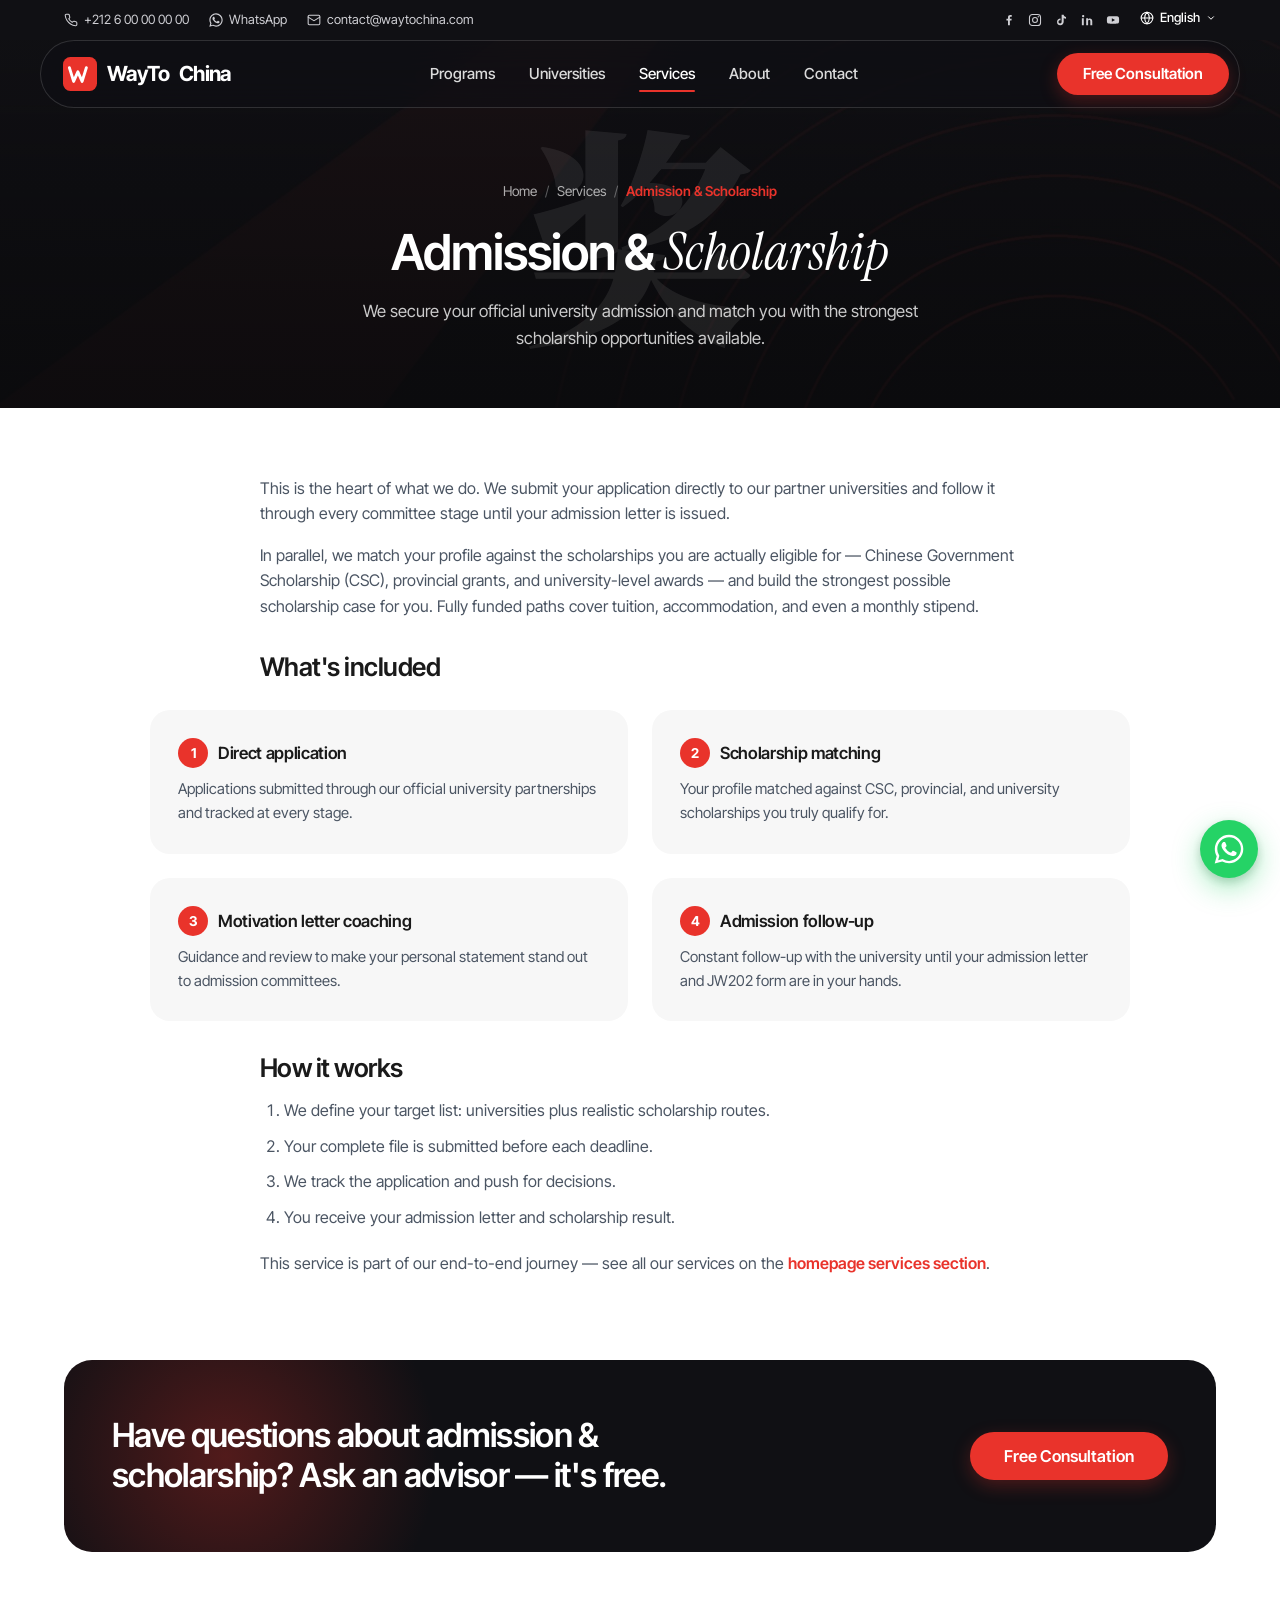
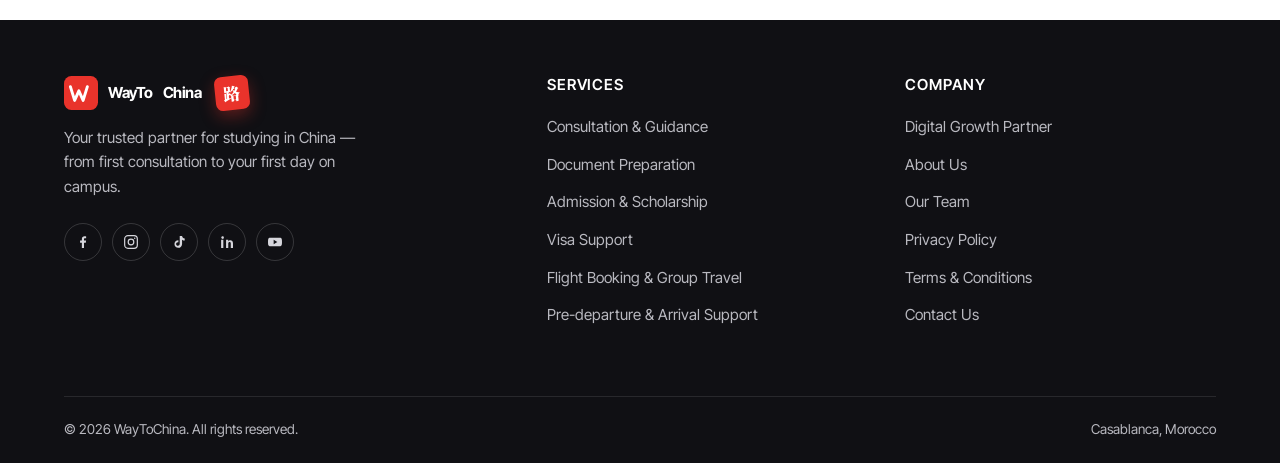
<file: services/admission-scholarship.html>
<!doctype html>
<html lang="en">
  <head>
    <meta charset="UTF-8" />
    <meta name="viewport" content="width=device-width, initial-scale=1.0" />
    <title>Admission & Scholarship — WayToChina</title>
    <meta name="description" content="We secure your official university admission and match you with the strongest scholarship opportunities available." />
    <link rel="icon" type="image/svg+xml" href="../assets/favicon.svg" />
    <link rel="preconnect" href="https://fonts.googleapis.com" />
    <link rel="preconnect" href="https://fonts.gstatic.com" crossorigin />
    <link
      href="https://fonts.googleapis.com/css2?family=Inter+Tight:wght@400;500;600;650;700&family=Noto+Serif+SC:wght@700;900&display=swap"
      rel="stylesheet"
    />
    <link rel="stylesheet" href="../assets/waytochina.css" />
  </head>

  <body data-root="..">
    <div class="topbar">
      <div class="container">
        <div class="topbar-group">
          <a data-wtc-phone href="#"><svg viewBox="0 0 24 24" fill="none" stroke="currentColor" stroke-width="1.8" stroke-linecap="round" stroke-linejoin="round"><path d="M22 16.92v3a2 2 0 0 1-2.18 2 19.79 19.79 0 0 1-8.63-3.07 19.5 19.5 0 0 1-6-6 19.79 19.79 0 0 1-3.07-8.67A2 2 0 0 1 4.11 2h3a2 2 0 0 1 2 1.72c.13.96.36 1.9.7 2.81a2 2 0 0 1-.45 2.11L8.09 9.91a16 16 0 0 0 6 6l1.27-1.27a2 2 0 0 1 2.11-.45c.91.34 1.85.57 2.81.7A2 2 0 0 1 22 16.92z"/></svg><span class="value-slot"></span></a>
          <a data-wtc-whatsapp href="#" class="hide-sm"><svg viewBox="0 0 24 24" fill="currentColor" width="14" height="14"><path d="M17.47 14.38c-.3-.15-1.76-.87-2.03-.97-.27-.1-.47-.15-.67.15-.2.3-.77.96-.94 1.16-.17.2-.35.22-.64.07-.3-.15-1.26-.46-2.4-1.47-.88-.79-1.48-1.76-1.65-2.06-.17-.3-.02-.46.13-.61.13-.13.3-.35.44-.52.15-.17.2-.3.3-.5.1-.2.05-.37-.02-.52-.08-.15-.67-1.62-.92-2.22-.24-.58-.49-.5-.67-.51h-.57c-.2 0-.52.07-.8.37-.27.3-1.04 1.02-1.04 2.5 0 1.47 1.07 2.9 1.22 3.1.15.2 2.1 3.2 5.08 4.49.71.3 1.26.49 1.7.63.71.22 1.36.19 1.87.12.57-.09 1.76-.72 2-1.42.25-.7.25-1.3.18-1.42-.08-.13-.28-.2-.57-.35zM12.04 21.5h-.01a9.4 9.4 0 0 1-4.8-1.31l-.34-.2-3.56.93.95-3.47-.22-.36a9.42 9.42 0 0 1-1.45-5.03c0-5.21 4.24-9.45 9.46-9.45a9.4 9.4 0 0 1 6.68 2.77 9.4 9.4 0 0 1 2.77 6.7c0 5.2-4.25 9.42-9.48 9.42zm8.05-17.47A11.3 11.3 0 0 0 12.03.6C5.75.6.64 5.71.64 12.02c0 2.01.52 3.97 1.52 5.7L.55 23.6l6.03-1.58a11.38 11.38 0 0 0 5.45 1.39h.01c6.28 0 11.39-5.11 11.39-11.42 0-3.05-1.19-5.92-3.34-8.07z"/></svg>WhatsApp</a>
          <a data-wtc-email href="#" class="hide-sm"><svg viewBox="0 0 24 24" fill="none" stroke="currentColor" stroke-width="1.8" stroke-linecap="round" stroke-linejoin="round"><rect x="2" y="4" width="20" height="16" rx="2"/><path d="m22 7-8.97 5.7a1.94 1.94 0 0 1-2.06 0L2 7"/></svg><span class="value-slot"></span></a>
        </div>
        <div class="topbar-group">
          <span class="topbar-group hide-sm" data-wtc-social style="gap: 12px"></span>
          <details class="lang-dd">
            <summary><svg viewBox="0 0 24 24" fill="none" stroke="currentColor" stroke-width="1.8" stroke-linecap="round" stroke-linejoin="round"><circle cx="12" cy="12" r="10"/><line x1="2" y1="12" x2="22" y2="12"/><path d="M12 2a15.3 15.3 0 0 1 4 10 15.3 15.3 0 0 1-4 10 15.3 15.3 0 0 1-4-10 15.3 15.3 0 0 1 4-10z"/></svg>English<svg class="caret" viewBox="0 0 24 24" width="10" height="10" fill="none" stroke="currentColor" stroke-width="2.4" stroke-linecap="round" stroke-linejoin="round"><polyline points="6 9 12 15 18 9"/></svg></summary>
            <div class="lang-menu">
              <a href="#" class="is-current">English</a>
              <a href="#">Français <span class="soon">soon</span></a>
              <a href="#" dir="rtl" lang="ar">العربية <span class="soon" dir="ltr">soon</span></a>
            </div>
          </details>
        </div>
      </div>
    </div>

    <header class="site-header">
      <div class="navbar">
        <a href="../index.html" class="brand">
          <svg class="brand-mark" viewBox="0 0 64 64" aria-hidden="true">
            <rect width="64" height="64" rx="14" fill="#E9332B" />
            <path d="M12 20l8 26 8-18 8 18 8-26" fill="none" stroke="#fff" stroke-width="5.5" stroke-linecap="round" stroke-linejoin="round" />
          </svg>
          WayTo<em>China</em>
        </a>

        <nav class="nav-links" aria-label="Main navigation">
          <a href="../index.html#programs">Programs</a>
          <a href="../universities.html">Universities</a>
          <a href="../index.html#services" class="is-active">Services</a>
          <a href="../about.html">About</a>
          <a href="../contact.html">Contact</a>
        </nav>

        <div class="nav-cta">
          <a href="../contact.html" class="btn btn--red">Free Consultation</a>
          <button class="nav-burger" aria-label="Open menu" aria-expanded="false">
            <span></span><span></span><span></span>
          </button>
        </div>
      </div>

      <nav class="mobile-menu" aria-label="Mobile navigation">
        <a href="../index.html#programs">Programs</a>
        <a href="../universities.html">Universities</a>
        <a href="../index.html#services">Services</a>
        <a href="../about.html">About</a>
        <a href="../contact.html">Contact</a>
        <a href="../contact.html" class="btn btn--red">Free Consultation</a>
      </nav>
    </header>

    <main>
      <section class="page-hero">
        <span class="hanzi-bg" aria-hidden="true">奖</span>
        <nav class="breadcrumb" aria-label="Breadcrumb">
          <a href="../index.html">Home</a><span class="sep">/</span><a href="../index.html#services">Services</a><span class="sep">/</span><span class="current">Admission & Scholarship</span>
        </nav>
        <h1>Admission &amp; <em>Scholarship</em></h1>
        <p>We secure your official university admission and match you with the strongest scholarship opportunities available.</p>
      </section>

      <section class="section">
        <div class="container">
          <div class="prose reveal">
            <p>This is the heart of what we do. We submit your application directly to our partner universities and follow it through every committee stage until your admission letter is issued.</p>
            <p>In parallel, we match your profile against the scholarships you are actually eligible for — Chinese Government Scholarship (CSC), provincial grants, and university-level awards — and build the strongest possible scholarship case for you. Fully funded paths cover tuition, accommodation, and even a monthly stipend.</p>
          </div>

          <div class="prose reveal"><h2>What's included</h2></div>
          <div class="detail-grid" style="max-width: 980px; margin-inline: auto">
            <div class="detail-card reveal" data-reveal-delay="0">
              <h3><span class="n">1</span>Direct application</h3>
              <p>Applications submitted through our official university partnerships and tracked at every stage.</p>
            </div>
            <div class="detail-card reveal" data-reveal-delay="1">
              <h3><span class="n">2</span>Scholarship matching</h3>
              <p>Your profile matched against CSC, provincial, and university scholarships you truly qualify for.</p>
            </div>
            <div class="detail-card reveal" data-reveal-delay="0">
              <h3><span class="n">3</span>Motivation letter coaching</h3>
              <p>Guidance and review to make your personal statement stand out to admission committees.</p>
            </div>
            <div class="detail-card reveal" data-reveal-delay="1">
              <h3><span class="n">4</span>Admission follow-up</h3>
              <p>Constant follow-up with the university until your admission letter and JW202 form are in your hands.</p>
            </div>
          </div>

          <div class="prose reveal">
            <h2>How it works</h2>
            <ol>
              <li>We define your target list: universities plus realistic scholarship routes.</li>
              <li>Your complete file is submitted before each deadline.</li>
              <li>We track the application and push for decisions.</li>
              <li>You receive your admission letter and scholarship result.</li>
            </ol>
            <p>
              This service is part of our end-to-end journey — see all our services on the
              <a href="../index.html#services" style="color: var(--brand-red); font-weight: 600">homepage services section</a>.
            </p>
          </div>
        </div>
      </section>

      <section class="section" aria-label="Get started">
        <div class="container">
          <div class="cta-strip reveal">
            <h2>Have questions about admission & scholarship? Ask an advisor — it's free.</h2>
            <a href="../contact.html" class="btn btn--red btn--lg">Free Consultation</a>
          </div>
        </div>
      </section>

    </main>

    <footer class="site-footer">
      <div class="container">
        <div class="footer-grid">
          <div class="footer-col">
            <div class="footer-brand-row">
              <a href="../index.html" class="brand">
                <svg class="brand-mark" viewBox="0 0 64 64" aria-hidden="true">
            <rect width="64" height="64" rx="14" fill="#E9332B" />
            <path d="M12 20l8 26 8-18 8 18 8-26" fill="none" stroke="#fff" stroke-width="5.5" stroke-linecap="round" stroke-linejoin="round" />
          </svg>
                WayTo<em>China</em>
              </a>
              <span class="seal seal--solid seal--sm" title="lu — the way" aria-hidden="true">路</span>
            </div>
            <p class="footer-tagline" data-wtc-tagline></p>
            <div class="footer-social" data-wtc-social></div>
          </div>

          <div class="footer-col">
            <h4>Services</h4>
            <ul data-wtc-footer-services><!-- canonical 5 services, rendered from data/site-data.js --></ul>
          </div>

          <div class="footer-col">
            <h4>Company</h4>
            <ul>
              <li><a href="../whoweare.html">Digital Growth Partner</a></li>
              <li><a href="../about.html">About Us</a></li>
              <li><a href="../about.html#team">Our Team</a></li>
              <li><a href="../privacy-policy.html">Privacy Policy</a></li>
              <li><a href="../terms-conditions.html">Terms &amp; Conditions</a></li>
              <li><a href="../contact.html">Contact Us</a></li>
            </ul>
          </div>
        </div>

        <div class="footer-bottom">
          <span>&copy; <span data-wtc-year>2026</span> WayToChina. All rights reserved.</span>
          <span data-wtc-address></span>
        </div>
      </div>
    </footer>

    <script src="../vendor/swiper.min.js"></script>
    <script src="../data/site-data.js"></script>
    <script src="../assets/waytochina.js"></script>
  </body>
</html>
</file>
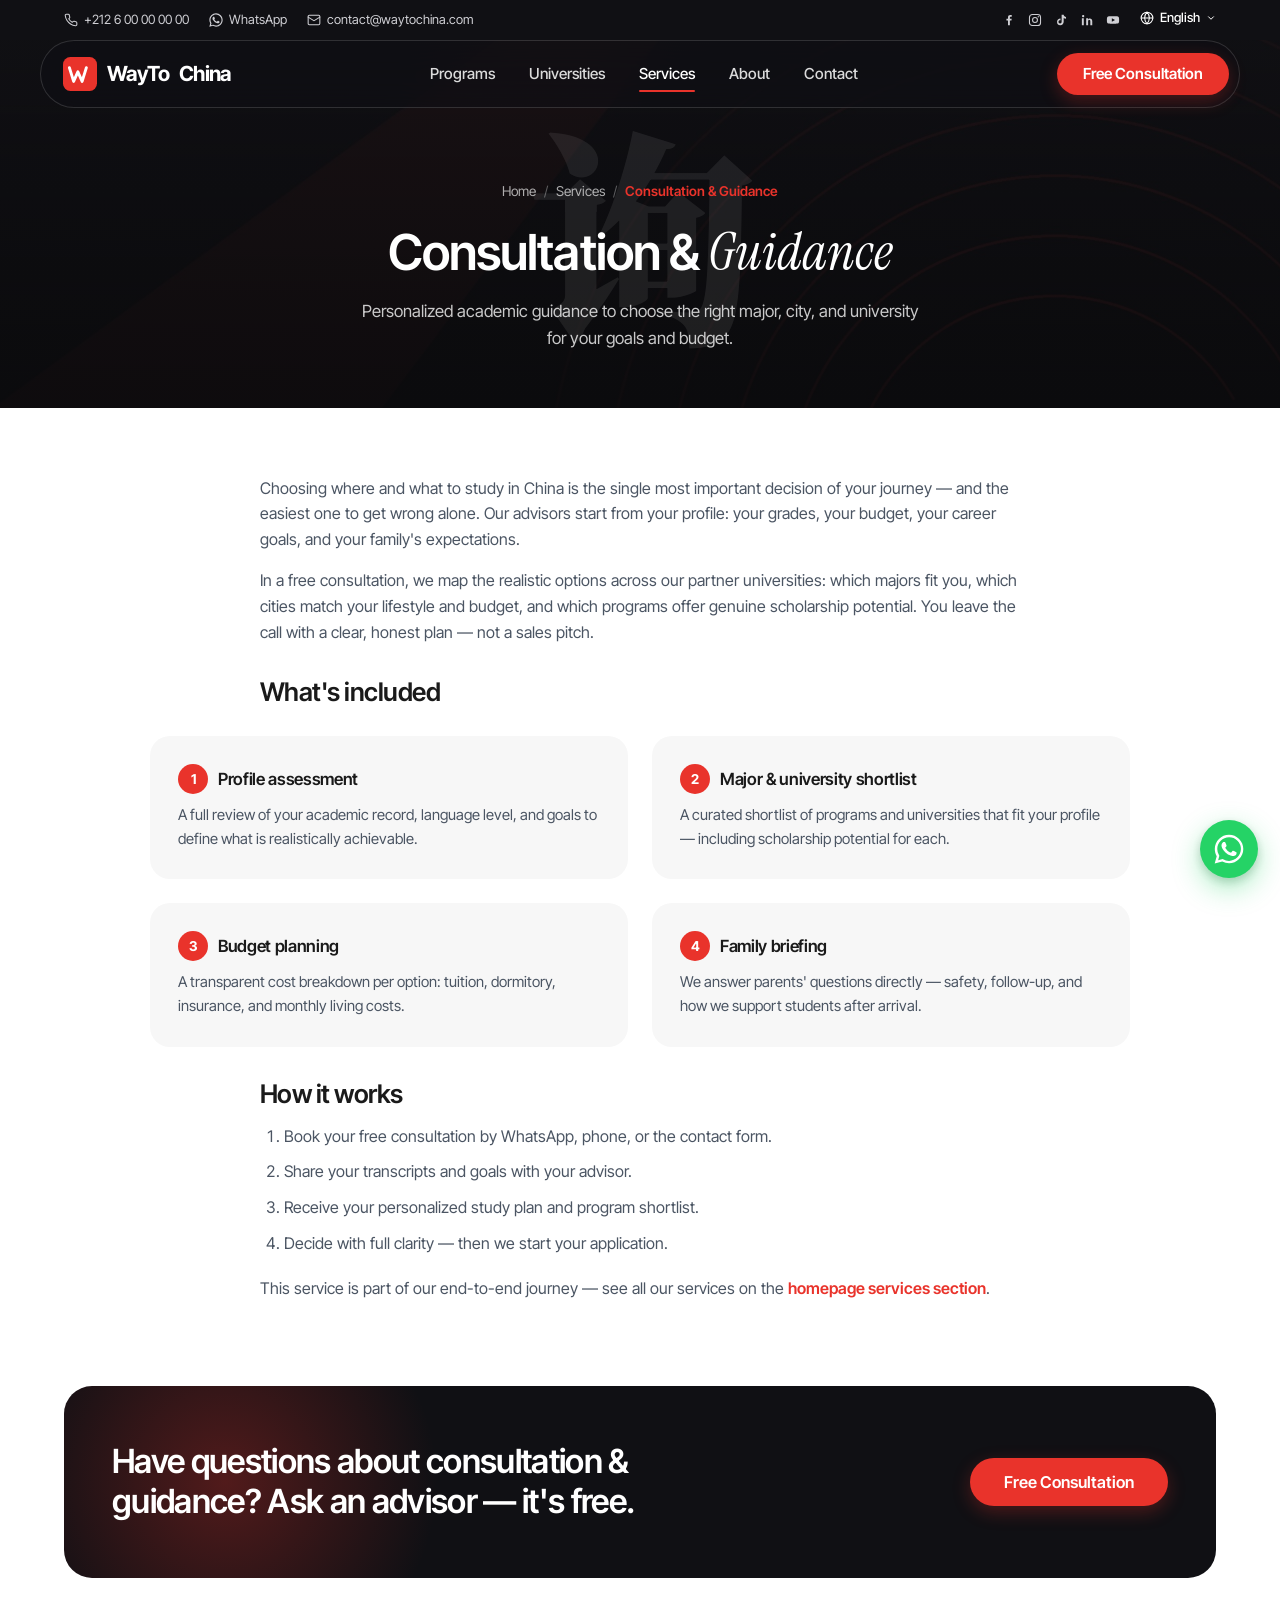
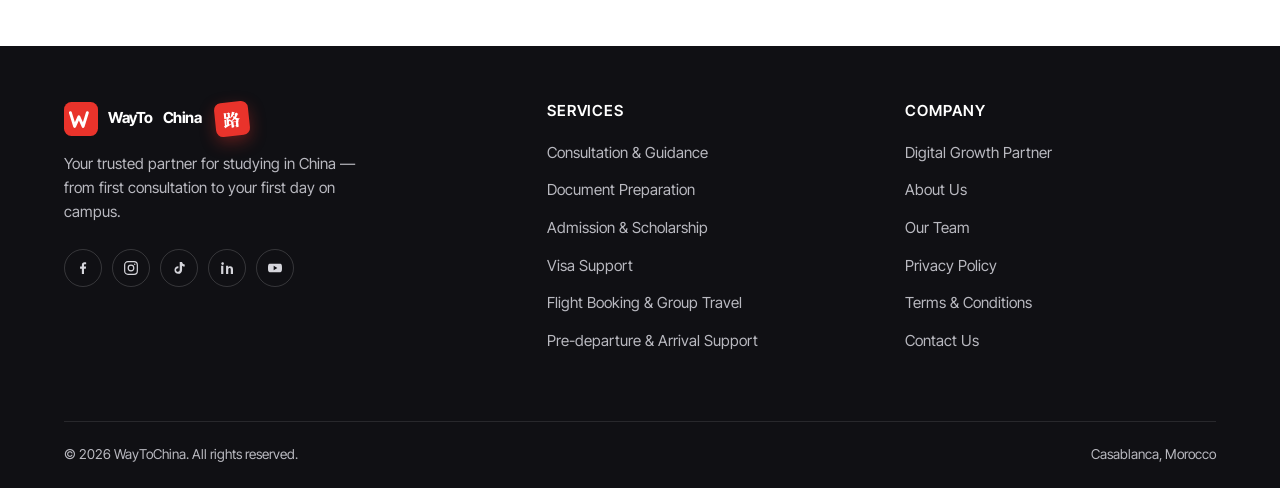
<file: services/consultation-guidance.html>
<!doctype html>
<html lang="en">
  <head>
    <meta charset="UTF-8" />
    <meta name="viewport" content="width=device-width, initial-scale=1.0" />
    <title>Consultation & Guidance — WayToChina</title>
    <meta name="description" content="Personalized academic guidance to choose the right major, city, and university for your goals and budget." />
    <link rel="icon" type="image/svg+xml" href="../assets/favicon.svg" />
    <link rel="preconnect" href="https://fonts.googleapis.com" />
    <link rel="preconnect" href="https://fonts.gstatic.com" crossorigin />
    <link
      href="https://fonts.googleapis.com/css2?family=Inter+Tight:wght@400;500;600;650;700&family=Noto+Serif+SC:wght@700;900&display=swap"
      rel="stylesheet"
    />
    <link rel="stylesheet" href="../assets/waytochina.css" />
  </head>

  <body data-root="..">
    <div class="topbar">
      <div class="container">
        <div class="topbar-group">
          <a data-wtc-phone href="#"><svg viewBox="0 0 24 24" fill="none" stroke="currentColor" stroke-width="1.8" stroke-linecap="round" stroke-linejoin="round"><path d="M22 16.92v3a2 2 0 0 1-2.18 2 19.79 19.79 0 0 1-8.63-3.07 19.5 19.5 0 0 1-6-6 19.79 19.79 0 0 1-3.07-8.67A2 2 0 0 1 4.11 2h3a2 2 0 0 1 2 1.72c.13.96.36 1.9.7 2.81a2 2 0 0 1-.45 2.11L8.09 9.91a16 16 0 0 0 6 6l1.27-1.27a2 2 0 0 1 2.11-.45c.91.34 1.85.57 2.81.7A2 2 0 0 1 22 16.92z"/></svg><span class="value-slot"></span></a>
          <a data-wtc-whatsapp href="#" class="hide-sm"><svg viewBox="0 0 24 24" fill="currentColor" width="14" height="14"><path d="M17.47 14.38c-.3-.15-1.76-.87-2.03-.97-.27-.1-.47-.15-.67.15-.2.3-.77.96-.94 1.16-.17.2-.35.22-.64.07-.3-.15-1.26-.46-2.4-1.47-.88-.79-1.48-1.76-1.65-2.06-.17-.3-.02-.46.13-.61.13-.13.3-.35.44-.52.15-.17.2-.3.3-.5.1-.2.05-.37-.02-.52-.08-.15-.67-1.62-.92-2.22-.24-.58-.49-.5-.67-.51h-.57c-.2 0-.52.07-.8.37-.27.3-1.04 1.02-1.04 2.5 0 1.47 1.07 2.9 1.22 3.1.15.2 2.1 3.2 5.08 4.49.71.3 1.26.49 1.7.63.71.22 1.36.19 1.87.12.57-.09 1.76-.72 2-1.42.25-.7.25-1.3.18-1.42-.08-.13-.28-.2-.57-.35zM12.04 21.5h-.01a9.4 9.4 0 0 1-4.8-1.31l-.34-.2-3.56.93.95-3.47-.22-.36a9.42 9.42 0 0 1-1.45-5.03c0-5.21 4.24-9.45 9.46-9.45a9.4 9.4 0 0 1 6.68 2.77 9.4 9.4 0 0 1 2.77 6.7c0 5.2-4.25 9.42-9.48 9.42zm8.05-17.47A11.3 11.3 0 0 0 12.03.6C5.75.6.64 5.71.64 12.02c0 2.01.52 3.97 1.52 5.7L.55 23.6l6.03-1.58a11.38 11.38 0 0 0 5.45 1.39h.01c6.28 0 11.39-5.11 11.39-11.42 0-3.05-1.19-5.92-3.34-8.07z"/></svg>WhatsApp</a>
          <a data-wtc-email href="#" class="hide-sm"><svg viewBox="0 0 24 24" fill="none" stroke="currentColor" stroke-width="1.8" stroke-linecap="round" stroke-linejoin="round"><rect x="2" y="4" width="20" height="16" rx="2"/><path d="m22 7-8.97 5.7a1.94 1.94 0 0 1-2.06 0L2 7"/></svg><span class="value-slot"></span></a>
        </div>
        <div class="topbar-group">
          <span class="topbar-group hide-sm" data-wtc-social style="gap: 12px"></span>
          <details class="lang-dd">
            <summary><svg viewBox="0 0 24 24" fill="none" stroke="currentColor" stroke-width="1.8" stroke-linecap="round" stroke-linejoin="round"><circle cx="12" cy="12" r="10"/><line x1="2" y1="12" x2="22" y2="12"/><path d="M12 2a15.3 15.3 0 0 1 4 10 15.3 15.3 0 0 1-4 10 15.3 15.3 0 0 1-4-10 15.3 15.3 0 0 1 4-10z"/></svg>English<svg class="caret" viewBox="0 0 24 24" width="10" height="10" fill="none" stroke="currentColor" stroke-width="2.4" stroke-linecap="round" stroke-linejoin="round"><polyline points="6 9 12 15 18 9"/></svg></summary>
            <div class="lang-menu">
              <a href="#" class="is-current">English</a>
              <a href="#">Français <span class="soon">soon</span></a>
              <a href="#" dir="rtl" lang="ar">العربية <span class="soon" dir="ltr">soon</span></a>
            </div>
          </details>
        </div>
      </div>
    </div>

    <header class="site-header">
      <div class="navbar">
        <a href="../index.html" class="brand">
          <svg class="brand-mark" viewBox="0 0 64 64" aria-hidden="true">
            <rect width="64" height="64" rx="14" fill="#E9332B" />
            <path d="M12 20l8 26 8-18 8 18 8-26" fill="none" stroke="#fff" stroke-width="5.5" stroke-linecap="round" stroke-linejoin="round" />
          </svg>
          WayTo<em>China</em>
        </a>

        <nav class="nav-links" aria-label="Main navigation">
          <a href="../index.html#programs">Programs</a>
          <a href="../universities.html">Universities</a>
          <a href="../index.html#services" class="is-active">Services</a>
          <a href="../about.html">About</a>
          <a href="../contact.html">Contact</a>
        </nav>

        <div class="nav-cta">
          <a href="../contact.html" class="btn btn--red">Free Consultation</a>
          <button class="nav-burger" aria-label="Open menu" aria-expanded="false">
            <span></span><span></span><span></span>
          </button>
        </div>
      </div>

      <nav class="mobile-menu" aria-label="Mobile navigation">
        <a href="../index.html#programs">Programs</a>
        <a href="../universities.html">Universities</a>
        <a href="../index.html#services">Services</a>
        <a href="../about.html">About</a>
        <a href="../contact.html">Contact</a>
        <a href="../contact.html" class="btn btn--red">Free Consultation</a>
      </nav>
    </header>

    <main>
      <section class="page-hero">
        <span class="hanzi-bg" aria-hidden="true">询</span>
        <nav class="breadcrumb" aria-label="Breadcrumb">
          <a href="../index.html">Home</a><span class="sep">/</span><a href="../index.html#services">Services</a><span class="sep">/</span><span class="current">Consultation & Guidance</span>
        </nav>
        <h1>Consultation &amp; <em>Guidance</em></h1>
        <p>Personalized academic guidance to choose the right major, city, and university for your goals and budget.</p>
      </section>

      <section class="section">
        <div class="container">
          <div class="prose reveal">
            <p>Choosing where and what to study in China is the single most important decision of your journey — and the easiest one to get wrong alone. Our advisors start from your profile: your grades, your budget, your career goals, and your family's expectations.</p>
            <p>In a free consultation, we map the realistic options across our partner universities: which majors fit you, which cities match your lifestyle and budget, and which programs offer genuine scholarship potential. You leave the call with a clear, honest plan — not a sales pitch.</p>
          </div>

          <div class="prose reveal"><h2>What's included</h2></div>
          <div class="detail-grid" style="max-width: 980px; margin-inline: auto">
            <div class="detail-card reveal" data-reveal-delay="0">
              <h3><span class="n">1</span>Profile assessment</h3>
              <p>A full review of your academic record, language level, and goals to define what is realistically achievable.</p>
            </div>
            <div class="detail-card reveal" data-reveal-delay="1">
              <h3><span class="n">2</span>Major & university shortlist</h3>
              <p>A curated shortlist of programs and universities that fit your profile — including scholarship potential for each.</p>
            </div>
            <div class="detail-card reveal" data-reveal-delay="0">
              <h3><span class="n">3</span>Budget planning</h3>
              <p>A transparent cost breakdown per option: tuition, dormitory, insurance, and monthly living costs.</p>
            </div>
            <div class="detail-card reveal" data-reveal-delay="1">
              <h3><span class="n">4</span>Family briefing</h3>
              <p>We answer parents' questions directly — safety, follow-up, and how we support students after arrival.</p>
            </div>
          </div>

          <div class="prose reveal">
            <h2>How it works</h2>
            <ol>
              <li>Book your free consultation by WhatsApp, phone, or the contact form.</li>
              <li>Share your transcripts and goals with your advisor.</li>
              <li>Receive your personalized study plan and program shortlist.</li>
              <li>Decide with full clarity — then we start your application.</li>
            </ol>
            <p>
              This service is part of our end-to-end journey — see all our services on the
              <a href="../index.html#services" style="color: var(--brand-red); font-weight: 600">homepage services section</a>.
            </p>
          </div>
        </div>
      </section>

      <section class="section" aria-label="Get started">
        <div class="container">
          <div class="cta-strip reveal">
            <h2>Have questions about consultation & guidance? Ask an advisor — it's free.</h2>
            <a href="../contact.html" class="btn btn--red btn--lg">Free Consultation</a>
          </div>
        </div>
      </section>

    </main>

    <footer class="site-footer">
      <div class="container">
        <div class="footer-grid">
          <div class="footer-col">
            <div class="footer-brand-row">
              <a href="../index.html" class="brand">
                <svg class="brand-mark" viewBox="0 0 64 64" aria-hidden="true">
            <rect width="64" height="64" rx="14" fill="#E9332B" />
            <path d="M12 20l8 26 8-18 8 18 8-26" fill="none" stroke="#fff" stroke-width="5.5" stroke-linecap="round" stroke-linejoin="round" />
          </svg>
                WayTo<em>China</em>
              </a>
              <span class="seal seal--solid seal--sm" title="lu — the way" aria-hidden="true">路</span>
            </div>
            <p class="footer-tagline" data-wtc-tagline></p>
            <div class="footer-social" data-wtc-social></div>
          </div>

          <div class="footer-col">
            <h4>Services</h4>
            <ul data-wtc-footer-services><!-- canonical 5 services, rendered from data/site-data.js --></ul>
          </div>

          <div class="footer-col">
            <h4>Company</h4>
            <ul>
              <li><a href="../whoweare.html">Digital Growth Partner</a></li>
              <li><a href="../about.html">About Us</a></li>
              <li><a href="../about.html#team">Our Team</a></li>
              <li><a href="../privacy-policy.html">Privacy Policy</a></li>
              <li><a href="../terms-conditions.html">Terms &amp; Conditions</a></li>
              <li><a href="../contact.html">Contact Us</a></li>
            </ul>
          </div>
        </div>

        <div class="footer-bottom">
          <span>&copy; <span data-wtc-year>2026</span> WayToChina. All rights reserved.</span>
          <span data-wtc-address></span>
        </div>
      </div>
    </footer>

    <script src="../vendor/swiper.min.js"></script>
    <script src="../data/site-data.js"></script>
    <script src="../assets/waytochina.js"></script>
  </body>
</html>
</file>
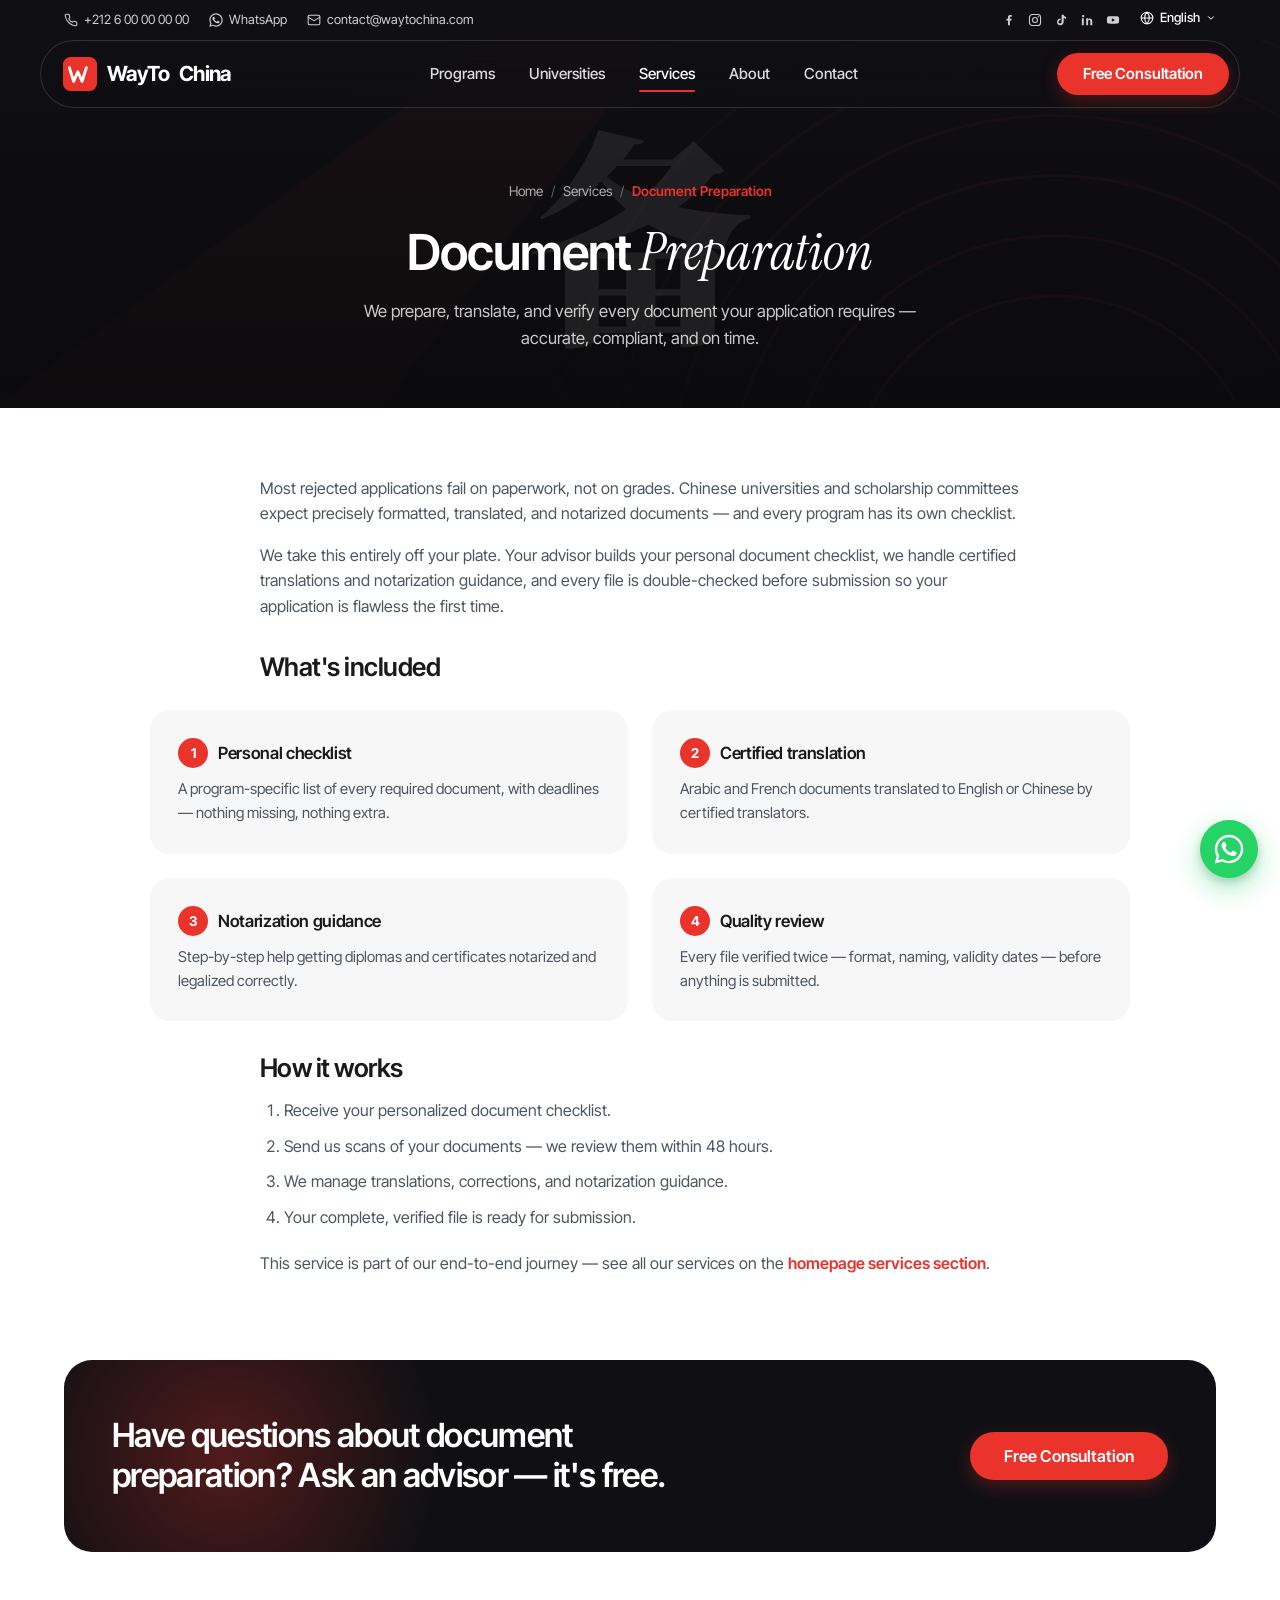
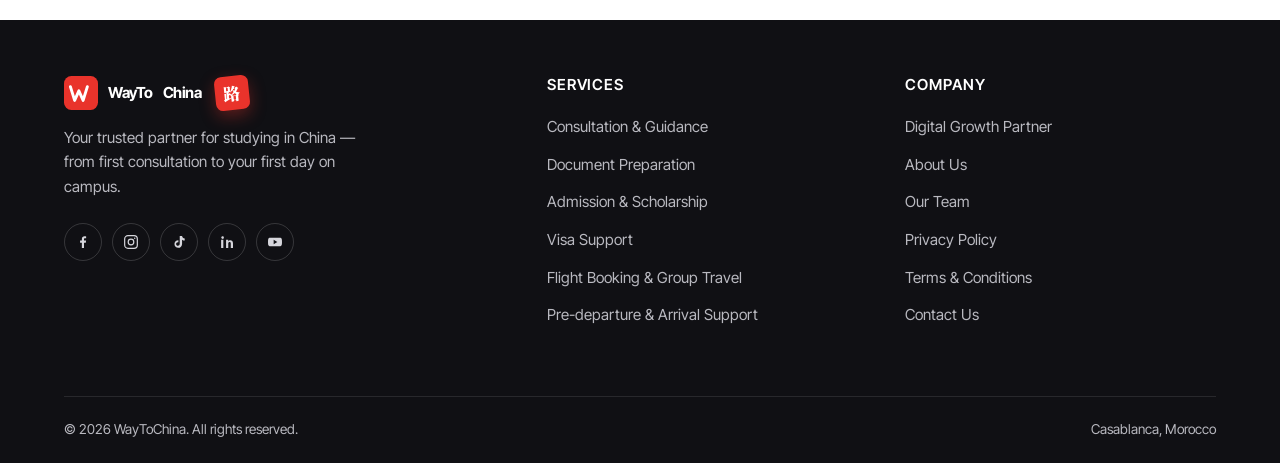
<file: services/document-preparation.html>
<!doctype html>
<html lang="en">
  <head>
    <meta charset="UTF-8" />
    <meta name="viewport" content="width=device-width, initial-scale=1.0" />
    <title>Document Preparation — WayToChina</title>
    <meta name="description" content="We prepare, translate, and verify every document your application requires — accurate, compliant, and on time." />
    <link rel="icon" type="image/svg+xml" href="../assets/favicon.svg" />
    <link rel="preconnect" href="https://fonts.googleapis.com" />
    <link rel="preconnect" href="https://fonts.gstatic.com" crossorigin />
    <link
      href="https://fonts.googleapis.com/css2?family=Inter+Tight:wght@400;500;600;650;700&family=Noto+Serif+SC:wght@700;900&display=swap"
      rel="stylesheet"
    />
    <link rel="stylesheet" href="../assets/waytochina.css" />
  </head>

  <body data-root="..">
    <div class="topbar">
      <div class="container">
        <div class="topbar-group">
          <a data-wtc-phone href="#"><svg viewBox="0 0 24 24" fill="none" stroke="currentColor" stroke-width="1.8" stroke-linecap="round" stroke-linejoin="round"><path d="M22 16.92v3a2 2 0 0 1-2.18 2 19.79 19.79 0 0 1-8.63-3.07 19.5 19.5 0 0 1-6-6 19.79 19.79 0 0 1-3.07-8.67A2 2 0 0 1 4.11 2h3a2 2 0 0 1 2 1.72c.13.96.36 1.9.7 2.81a2 2 0 0 1-.45 2.11L8.09 9.91a16 16 0 0 0 6 6l1.27-1.27a2 2 0 0 1 2.11-.45c.91.34 1.85.57 2.81.7A2 2 0 0 1 22 16.92z"/></svg><span class="value-slot"></span></a>
          <a data-wtc-whatsapp href="#" class="hide-sm"><svg viewBox="0 0 24 24" fill="currentColor" width="14" height="14"><path d="M17.47 14.38c-.3-.15-1.76-.87-2.03-.97-.27-.1-.47-.15-.67.15-.2.3-.77.96-.94 1.16-.17.2-.35.22-.64.07-.3-.15-1.26-.46-2.4-1.47-.88-.79-1.48-1.76-1.65-2.06-.17-.3-.02-.46.13-.61.13-.13.3-.35.44-.52.15-.17.2-.3.3-.5.1-.2.05-.37-.02-.52-.08-.15-.67-1.62-.92-2.22-.24-.58-.49-.5-.67-.51h-.57c-.2 0-.52.07-.8.37-.27.3-1.04 1.02-1.04 2.5 0 1.47 1.07 2.9 1.22 3.1.15.2 2.1 3.2 5.08 4.49.71.3 1.26.49 1.7.63.71.22 1.36.19 1.87.12.57-.09 1.76-.72 2-1.42.25-.7.25-1.3.18-1.42-.08-.13-.28-.2-.57-.35zM12.04 21.5h-.01a9.4 9.4 0 0 1-4.8-1.31l-.34-.2-3.56.93.95-3.47-.22-.36a9.42 9.42 0 0 1-1.45-5.03c0-5.21 4.24-9.45 9.46-9.45a9.4 9.4 0 0 1 6.68 2.77 9.4 9.4 0 0 1 2.77 6.7c0 5.2-4.25 9.42-9.48 9.42zm8.05-17.47A11.3 11.3 0 0 0 12.03.6C5.75.6.64 5.71.64 12.02c0 2.01.52 3.97 1.52 5.7L.55 23.6l6.03-1.58a11.38 11.38 0 0 0 5.45 1.39h.01c6.28 0 11.39-5.11 11.39-11.42 0-3.05-1.19-5.92-3.34-8.07z"/></svg>WhatsApp</a>
          <a data-wtc-email href="#" class="hide-sm"><svg viewBox="0 0 24 24" fill="none" stroke="currentColor" stroke-width="1.8" stroke-linecap="round" stroke-linejoin="round"><rect x="2" y="4" width="20" height="16" rx="2"/><path d="m22 7-8.97 5.7a1.94 1.94 0 0 1-2.06 0L2 7"/></svg><span class="value-slot"></span></a>
        </div>
        <div class="topbar-group">
          <span class="topbar-group hide-sm" data-wtc-social style="gap: 12px"></span>
          <details class="lang-dd">
            <summary><svg viewBox="0 0 24 24" fill="none" stroke="currentColor" stroke-width="1.8" stroke-linecap="round" stroke-linejoin="round"><circle cx="12" cy="12" r="10"/><line x1="2" y1="12" x2="22" y2="12"/><path d="M12 2a15.3 15.3 0 0 1 4 10 15.3 15.3 0 0 1-4 10 15.3 15.3 0 0 1-4-10 15.3 15.3 0 0 1 4-10z"/></svg>English<svg class="caret" viewBox="0 0 24 24" width="10" height="10" fill="none" stroke="currentColor" stroke-width="2.4" stroke-linecap="round" stroke-linejoin="round"><polyline points="6 9 12 15 18 9"/></svg></summary>
            <div class="lang-menu">
              <a href="#" class="is-current">English</a>
              <a href="#">Français <span class="soon">soon</span></a>
              <a href="#" dir="rtl" lang="ar">العربية <span class="soon" dir="ltr">soon</span></a>
            </div>
          </details>
        </div>
      </div>
    </div>

    <header class="site-header">
      <div class="navbar">
        <a href="../index.html" class="brand">
          <svg class="brand-mark" viewBox="0 0 64 64" aria-hidden="true">
            <rect width="64" height="64" rx="14" fill="#E9332B" />
            <path d="M12 20l8 26 8-18 8 18 8-26" fill="none" stroke="#fff" stroke-width="5.5" stroke-linecap="round" stroke-linejoin="round" />
          </svg>
          WayTo<em>China</em>
        </a>

        <nav class="nav-links" aria-label="Main navigation">
          <a href="../index.html#programs">Programs</a>
          <a href="../universities.html">Universities</a>
          <a href="../index.html#services" class="is-active">Services</a>
          <a href="../about.html">About</a>
          <a href="../contact.html">Contact</a>
        </nav>

        <div class="nav-cta">
          <a href="../contact.html" class="btn btn--red">Free Consultation</a>
          <button class="nav-burger" aria-label="Open menu" aria-expanded="false">
            <span></span><span></span><span></span>
          </button>
        </div>
      </div>

      <nav class="mobile-menu" aria-label="Mobile navigation">
        <a href="../index.html#programs">Programs</a>
        <a href="../universities.html">Universities</a>
        <a href="../index.html#services">Services</a>
        <a href="../about.html">About</a>
        <a href="../contact.html">Contact</a>
        <a href="../contact.html" class="btn btn--red">Free Consultation</a>
      </nav>
    </header>

    <main>
      <section class="page-hero">
        <span class="hanzi-bg" aria-hidden="true">备</span>
        <nav class="breadcrumb" aria-label="Breadcrumb">
          <a href="../index.html">Home</a><span class="sep">/</span><a href="../index.html#services">Services</a><span class="sep">/</span><span class="current">Document Preparation</span>
        </nav>
        <h1>Document <em>Preparation</em></h1>
        <p>We prepare, translate, and verify every document your application requires — accurate, compliant, and on time.</p>
      </section>

      <section class="section">
        <div class="container">
          <div class="prose reveal">
            <p>Most rejected applications fail on paperwork, not on grades. Chinese universities and scholarship committees expect precisely formatted, translated, and notarized documents — and every program has its own checklist.</p>
            <p>We take this entirely off your plate. Your advisor builds your personal document checklist, we handle certified translations and notarization guidance, and every file is double-checked before submission so your application is flawless the first time.</p>
          </div>

          <div class="prose reveal"><h2>What's included</h2></div>
          <div class="detail-grid" style="max-width: 980px; margin-inline: auto">
            <div class="detail-card reveal" data-reveal-delay="0">
              <h3><span class="n">1</span>Personal checklist</h3>
              <p>A program-specific list of every required document, with deadlines — nothing missing, nothing extra.</p>
            </div>
            <div class="detail-card reveal" data-reveal-delay="1">
              <h3><span class="n">2</span>Certified translation</h3>
              <p>Arabic and French documents translated to English or Chinese by certified translators.</p>
            </div>
            <div class="detail-card reveal" data-reveal-delay="0">
              <h3><span class="n">3</span>Notarization guidance</h3>
              <p>Step-by-step help getting diplomas and certificates notarized and legalized correctly.</p>
            </div>
            <div class="detail-card reveal" data-reveal-delay="1">
              <h3><span class="n">4</span>Quality review</h3>
              <p>Every file verified twice — format, naming, validity dates — before anything is submitted.</p>
            </div>
          </div>

          <div class="prose reveal">
            <h2>How it works</h2>
            <ol>
              <li>Receive your personalized document checklist.</li>
              <li>Send us scans of your documents — we review them within 48 hours.</li>
              <li>We manage translations, corrections, and notarization guidance.</li>
              <li>Your complete, verified file is ready for submission.</li>
            </ol>
            <p>
              This service is part of our end-to-end journey — see all our services on the
              <a href="../index.html#services" style="color: var(--brand-red); font-weight: 600">homepage services section</a>.
            </p>
          </div>
        </div>
      </section>

      <section class="section" aria-label="Get started">
        <div class="container">
          <div class="cta-strip reveal">
            <h2>Have questions about document preparation? Ask an advisor — it's free.</h2>
            <a href="../contact.html" class="btn btn--red btn--lg">Free Consultation</a>
          </div>
        </div>
      </section>

    </main>

    <footer class="site-footer">
      <div class="container">
        <div class="footer-grid">
          <div class="footer-col">
            <div class="footer-brand-row">
              <a href="../index.html" class="brand">
                <svg class="brand-mark" viewBox="0 0 64 64" aria-hidden="true">
            <rect width="64" height="64" rx="14" fill="#E9332B" />
            <path d="M12 20l8 26 8-18 8 18 8-26" fill="none" stroke="#fff" stroke-width="5.5" stroke-linecap="round" stroke-linejoin="round" />
          </svg>
                WayTo<em>China</em>
              </a>
              <span class="seal seal--solid seal--sm" title="lu — the way" aria-hidden="true">路</span>
            </div>
            <p class="footer-tagline" data-wtc-tagline></p>
            <div class="footer-social" data-wtc-social></div>
          </div>

          <div class="footer-col">
            <h4>Services</h4>
            <ul data-wtc-footer-services><!-- canonical 5 services, rendered from data/site-data.js --></ul>
          </div>

          <div class="footer-col">
            <h4>Company</h4>
            <ul>
              <li><a href="../whoweare.html">Digital Growth Partner</a></li>
              <li><a href="../about.html">About Us</a></li>
              <li><a href="../about.html#team">Our Team</a></li>
              <li><a href="../privacy-policy.html">Privacy Policy</a></li>
              <li><a href="../terms-conditions.html">Terms &amp; Conditions</a></li>
              <li><a href="../contact.html">Contact Us</a></li>
            </ul>
          </div>
        </div>

        <div class="footer-bottom">
          <span>&copy; <span data-wtc-year>2026</span> WayToChina. All rights reserved.</span>
          <span data-wtc-address></span>
        </div>
      </div>
    </footer>

    <script src="../vendor/swiper.min.js"></script>
    <script src="../data/site-data.js"></script>
    <script src="../assets/waytochina.js"></script>
  </body>
</html>
</file>
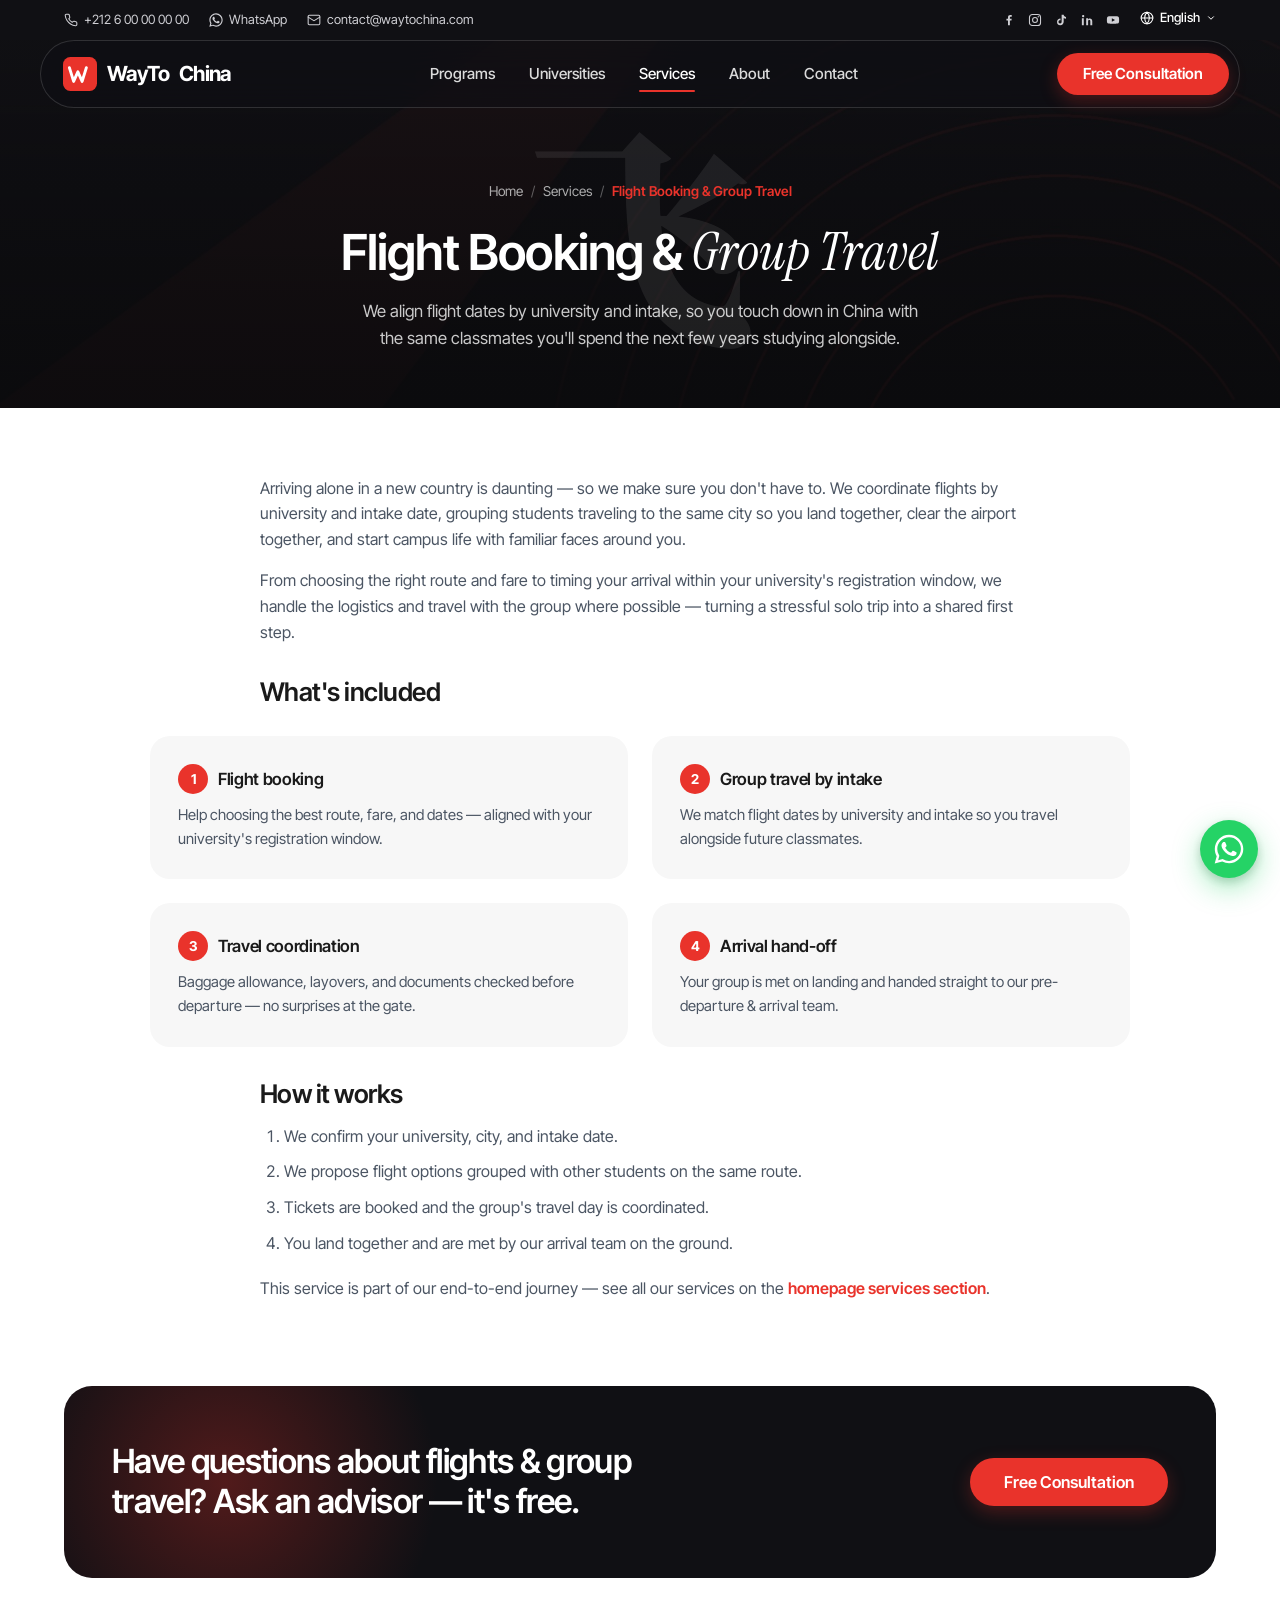
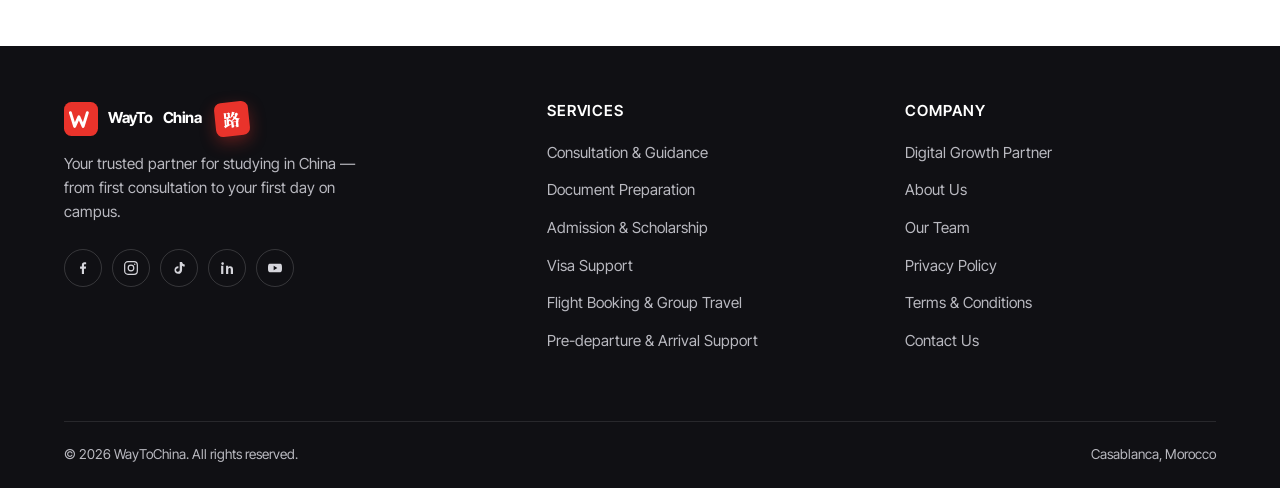
<file: services/flight-booking-group-travel.html>
<!doctype html>
<html lang="en">
  <head>
    <meta charset="UTF-8" />
    <meta name="viewport" content="width=device-width, initial-scale=1.0" />
    <title>Flight Booking & Group Travel — WayToChina</title>
    <meta name="description" content="We align flight dates by university and intake, so you touch down in China with the same classmates you'll spend the next few years studying alongside." />
    <link rel="icon" type="image/svg+xml" href="../assets/favicon.svg" />
    <link rel="preconnect" href="https://fonts.googleapis.com" />
    <link rel="preconnect" href="https://fonts.gstatic.com" crossorigin />
    <link
      href="https://fonts.googleapis.com/css2?family=Inter+Tight:wght@400;500;600;650;700&family=Noto+Serif+SC:wght@700;900&display=swap"
      rel="stylesheet"
    />
    <link rel="stylesheet" href="../assets/waytochina.css" />
  </head>

  <body data-root="..">
    <div class="topbar">
      <div class="container">
        <div class="topbar-group">
          <a data-wtc-phone href="#"><svg viewBox="0 0 24 24" fill="none" stroke="currentColor" stroke-width="1.8" stroke-linecap="round" stroke-linejoin="round"><path d="M22 16.92v3a2 2 0 0 1-2.18 2 19.79 19.79 0 0 1-8.63-3.07 19.5 19.5 0 0 1-6-6 19.79 19.79 0 0 1-3.07-8.67A2 2 0 0 1 4.11 2h3a2 2 0 0 1 2 1.72c.13.96.36 1.9.7 2.81a2 2 0 0 1-.45 2.11L8.09 9.91a16 16 0 0 0 6 6l1.27-1.27a2 2 0 0 1 2.11-.45c.91.34 1.85.57 2.81.7A2 2 0 0 1 22 16.92z"/></svg><span class="value-slot"></span></a>
          <a data-wtc-whatsapp href="#" class="hide-sm"><svg viewBox="0 0 24 24" fill="currentColor" width="14" height="14"><path d="M17.47 14.38c-.3-.15-1.76-.87-2.03-.97-.27-.1-.47-.15-.67.15-.2.3-.77.96-.94 1.16-.17.2-.35.22-.64.07-.3-.15-1.26-.46-2.4-1.47-.88-.79-1.48-1.76-1.65-2.06-.17-.3-.02-.46.13-.61.13-.13.3-.35.44-.52.15-.17.2-.3.3-.5.1-.2.05-.37-.02-.52-.08-.15-.67-1.62-.92-2.22-.24-.58-.49-.5-.67-.51h-.57c-.2 0-.52.07-.8.37-.27.3-1.04 1.02-1.04 2.5 0 1.47 1.07 2.9 1.22 3.1.15.2 2.1 3.2 5.08 4.49.71.3 1.26.49 1.7.63.71.22 1.36.19 1.87.12.57-.09 1.76-.72 2-1.42.25-.7.25-1.3.18-1.42-.08-.13-.28-.2-.57-.35zM12.04 21.5h-.01a9.4 9.4 0 0 1-4.8-1.31l-.34-.2-3.56.93.95-3.47-.22-.36a9.42 9.42 0 0 1-1.45-5.03c0-5.21 4.24-9.45 9.46-9.45a9.4 9.4 0 0 1 6.68 2.77 9.4 9.4 0 0 1 2.77 6.7c0 5.2-4.25 9.42-9.48 9.42zm8.05-17.47A11.3 11.3 0 0 0 12.03.6C5.75.6.64 5.71.64 12.02c0 2.01.52 3.97 1.52 5.7L.55 23.6l6.03-1.58a11.38 11.38 0 0 0 5.45 1.39h.01c6.28 0 11.39-5.11 11.39-11.42 0-3.05-1.19-5.92-3.34-8.07z"/></svg>WhatsApp</a>
          <a data-wtc-email href="#" class="hide-sm"><svg viewBox="0 0 24 24" fill="none" stroke="currentColor" stroke-width="1.8" stroke-linecap="round" stroke-linejoin="round"><rect x="2" y="4" width="20" height="16" rx="2"/><path d="m22 7-8.97 5.7a1.94 1.94 0 0 1-2.06 0L2 7"/></svg><span class="value-slot"></span></a>
        </div>
        <div class="topbar-group">
          <span class="topbar-group hide-sm" data-wtc-social style="gap: 12px"></span>
          <details class="lang-dd">
            <summary><svg viewBox="0 0 24 24" fill="none" stroke="currentColor" stroke-width="1.8" stroke-linecap="round" stroke-linejoin="round"><circle cx="12" cy="12" r="10"/><line x1="2" y1="12" x2="22" y2="12"/><path d="M12 2a15.3 15.3 0 0 1 4 10 15.3 15.3 0 0 1-4 10 15.3 15.3 0 0 1-4-10 15.3 15.3 0 0 1 4-10z"/></svg>English<svg class="caret" viewBox="0 0 24 24" width="10" height="10" fill="none" stroke="currentColor" stroke-width="2.4" stroke-linecap="round" stroke-linejoin="round"><polyline points="6 9 12 15 18 9"/></svg></summary>
            <div class="lang-menu">
              <a href="#" class="is-current">English</a>
              <a href="#">Français <span class="soon">soon</span></a>
              <a href="#" dir="rtl" lang="ar">العربية <span class="soon" dir="ltr">soon</span></a>
            </div>
          </details>
        </div>
      </div>
    </div>

    <header class="site-header">
      <div class="navbar">
        <a href="../index.html" class="brand">
          <svg class="brand-mark" viewBox="0 0 64 64" aria-hidden="true">
            <rect width="64" height="64" rx="14" fill="#E9332B" />
            <path d="M12 20l8 26 8-18 8 18 8-26" fill="none" stroke="#fff" stroke-width="5.5" stroke-linecap="round" stroke-linejoin="round" />
          </svg>
          WayTo<em>China</em>
        </a>

        <nav class="nav-links" aria-label="Main navigation">
          <a href="../index.html#programs">Programs</a>
          <a href="../universities.html">Universities</a>
          <a href="../index.html#services" class="is-active">Services</a>
          <a href="../about.html">About</a>
          <a href="../contact.html">Contact</a>
        </nav>

        <div class="nav-cta">
          <a href="../contact.html" class="btn btn--red">Free Consultation</a>
          <button class="nav-burger" aria-label="Open menu" aria-expanded="false">
            <span></span><span></span><span></span>
          </button>
        </div>
      </div>

      <nav class="mobile-menu" aria-label="Mobile navigation">
        <a href="../index.html#programs">Programs</a>
        <a href="../universities.html">Universities</a>
        <a href="../index.html#services">Services</a>
        <a href="../about.html">About</a>
        <a href="../contact.html">Contact</a>
        <a href="../contact.html" class="btn btn--red">Free Consultation</a>
      </nav>
    </header>

    <main>
      <section class="page-hero">
        <span class="hanzi-bg" aria-hidden="true">飞</span>
        <nav class="breadcrumb" aria-label="Breadcrumb">
          <a href="../index.html">Home</a><span class="sep">/</span><a href="../index.html#services">Services</a><span class="sep">/</span><span class="current">Flight Booking & Group Travel</span>
        </nav>
        <h1>Flight Booking &amp; <em>Group Travel</em></h1>
        <p>We align flight dates by university and intake, so you touch down in China with the same classmates you'll spend the next few years studying alongside.</p>
      </section>

      <section class="section">
        <div class="container">
          <div class="prose reveal">
            <p>Arriving alone in a new country is daunting — so we make sure you don't have to. We coordinate flights by university and intake date, grouping students traveling to the same city so you land together, clear the airport together, and start campus life with familiar faces around you.</p>
            <p>From choosing the right route and fare to timing your arrival within your university's registration window, we handle the logistics and travel with the group where possible — turning a stressful solo trip into a shared first step.</p>
          </div>

          <div class="prose reveal"><h2>What's included</h2></div>
          <div class="detail-grid" style="max-width: 980px; margin-inline: auto">
            <div class="detail-card reveal" data-reveal-delay="0">
              <h3><span class="n">1</span>Flight booking</h3>
              <p>Help choosing the best route, fare, and dates — aligned with your university's registration window.</p>
            </div>
            <div class="detail-card reveal" data-reveal-delay="1">
              <h3><span class="n">2</span>Group travel by intake</h3>
              <p>We match flight dates by university and intake so you travel alongside future classmates.</p>
            </div>
            <div class="detail-card reveal" data-reveal-delay="0">
              <h3><span class="n">3</span>Travel coordination</h3>
              <p>Baggage allowance, layovers, and documents checked before departure — no surprises at the gate.</p>
            </div>
            <div class="detail-card reveal" data-reveal-delay="1">
              <h3><span class="n">4</span>Arrival hand-off</h3>
              <p>Your group is met on landing and handed straight to our pre-departure &amp; arrival team.</p>
            </div>
          </div>

          <div class="prose reveal">
            <h2>How it works</h2>
            <ol>
              <li>We confirm your university, city, and intake date.</li>
              <li>We propose flight options grouped with other students on the same route.</li>
              <li>Tickets are booked and the group's travel day is coordinated.</li>
              <li>You land together and are met by our arrival team on the ground.</li>
            </ol>
            <p>
              This service is part of our end-to-end journey — see all our services on the
              <a href="../index.html#services" style="color: var(--brand-red); font-weight: 600">homepage services section</a>.
            </p>
          </div>
        </div>
      </section>

      <section class="section" aria-label="Get started">
        <div class="container">
          <div class="cta-strip reveal">
            <h2>Have questions about flights &amp; group travel? Ask an advisor — it's free.</h2>
            <a href="../contact.html" class="btn btn--red btn--lg">Free Consultation</a>
          </div>
        </div>
      </section>

    </main>

    <footer class="site-footer">
      <div class="container">
        <div class="footer-grid">
          <div class="footer-col">
            <div class="footer-brand-row">
              <a href="../index.html" class="brand">
                <svg class="brand-mark" viewBox="0 0 64 64" aria-hidden="true">
            <rect width="64" height="64" rx="14" fill="#E9332B" />
            <path d="M12 20l8 26 8-18 8 18 8-26" fill="none" stroke="#fff" stroke-width="5.5" stroke-linecap="round" stroke-linejoin="round" />
          </svg>
                WayTo<em>China</em>
              </a>
              <span class="seal seal--solid seal--sm" title="lu — the way" aria-hidden="true">路</span>
            </div>
            <p class="footer-tagline" data-wtc-tagline></p>
            <div class="footer-social" data-wtc-social></div>
          </div>

          <div class="footer-col">
            <h4>Services</h4>
            <ul data-wtc-footer-services><!-- canonical services, rendered from data/site-data.js --></ul>
          </div>

          <div class="footer-col">
            <h4>Company</h4>
            <ul>
              <li><a href="../whoweare.html">Digital Growth Partner</a></li>
              <li><a href="../about.html">About Us</a></li>
              <li><a href="../about.html#team">Our Team</a></li>
              <li><a href="../privacy-policy.html">Privacy Policy</a></li>
              <li><a href="../terms-conditions.html">Terms &amp; Conditions</a></li>
              <li><a href="../contact.html">Contact Us</a></li>
            </ul>
          </div>
        </div>

        <div class="footer-bottom">
          <span>&copy; <span data-wtc-year>2026</span> WayToChina. All rights reserved.</span>
          <span data-wtc-address></span>
        </div>
      </div>
    </footer>

    <script src="../vendor/swiper.min.js"></script>
    <script src="../data/site-data.js"></script>
    <script src="../assets/waytochina.js"></script>
  </body>
</html>
</file>
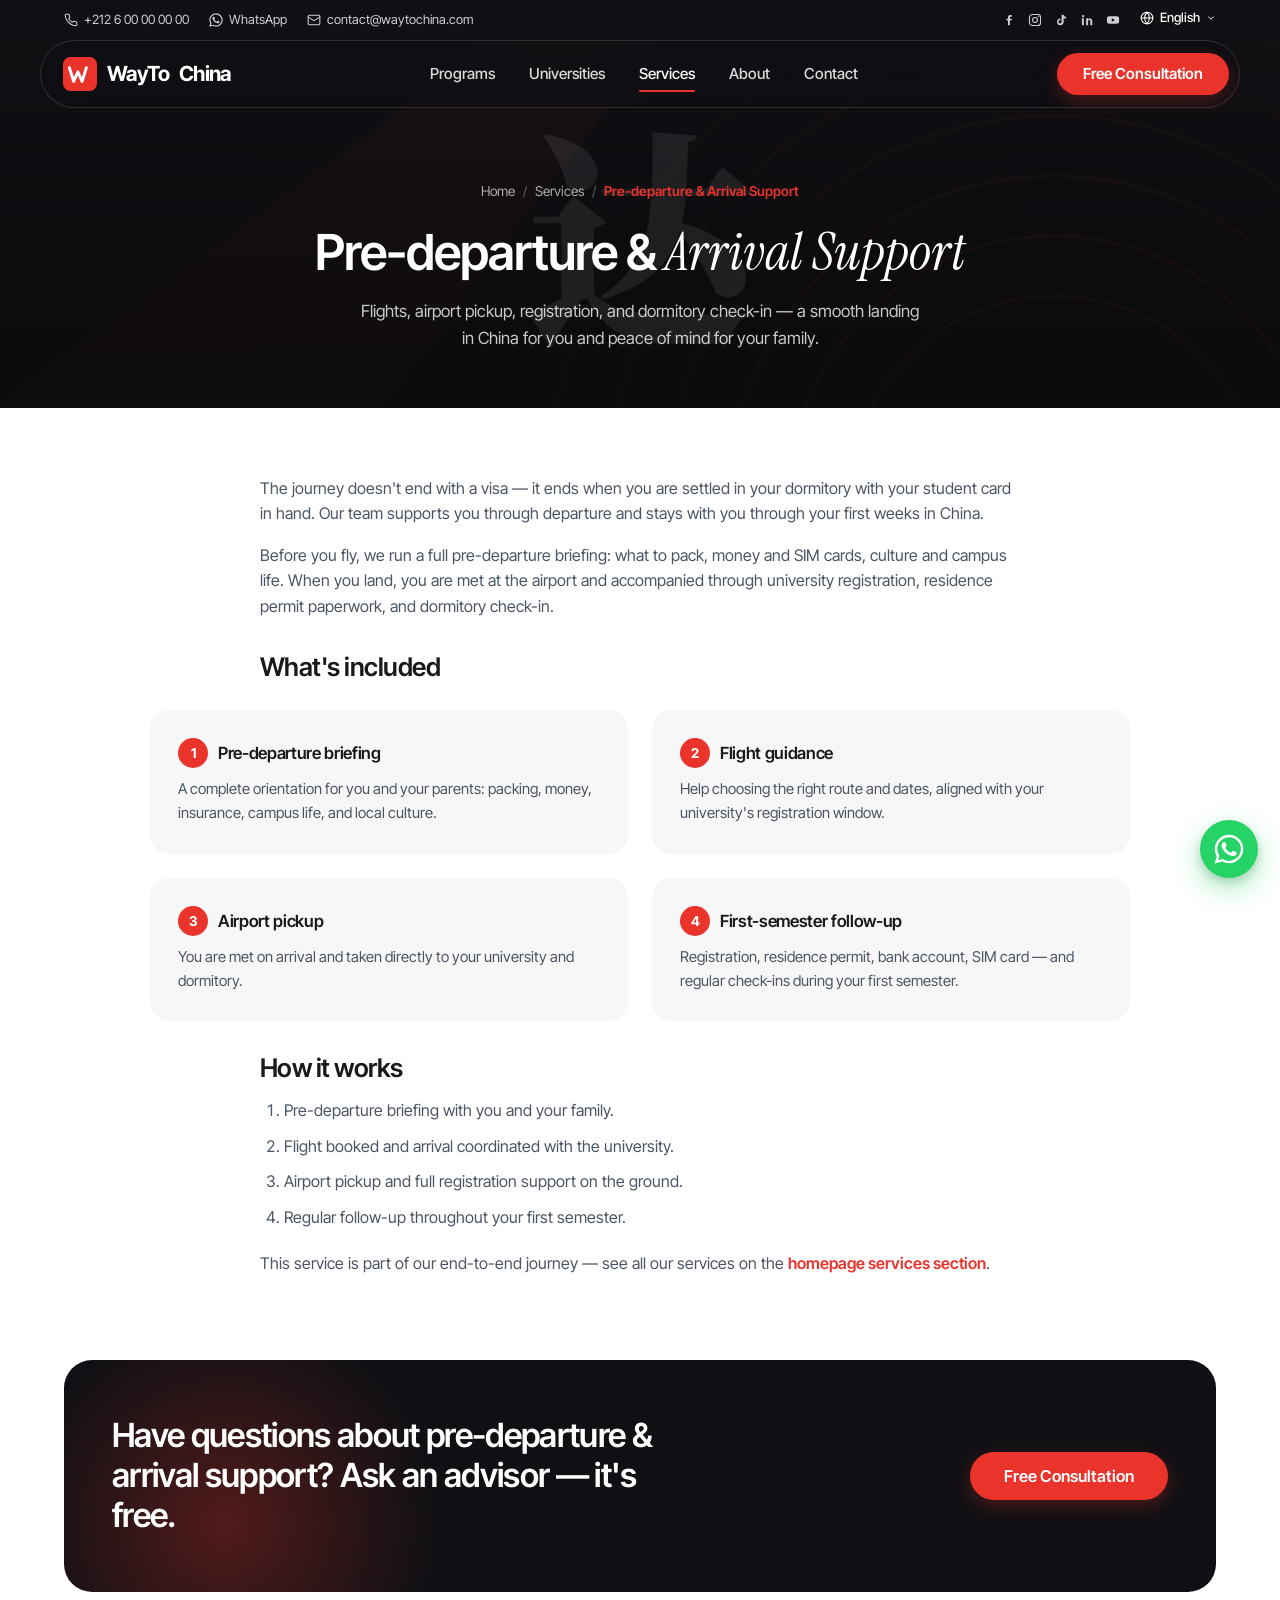
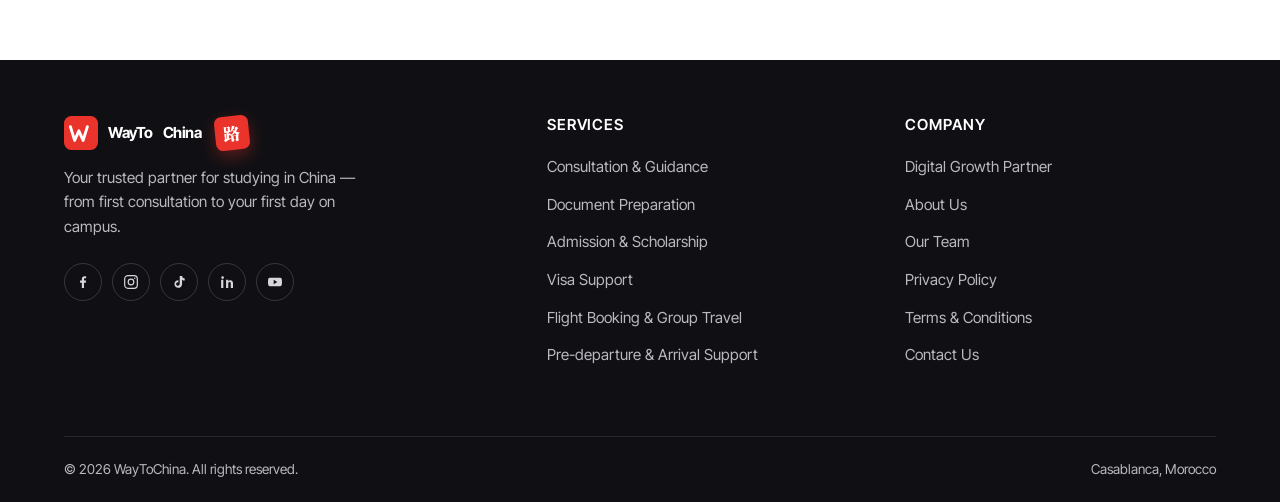
<file: services/pre-departure-arrival.html>
<!doctype html>
<html lang="en">
  <head>
    <meta charset="UTF-8" />
    <meta name="viewport" content="width=device-width, initial-scale=1.0" />
    <title>Pre-departure & Arrival Support — WayToChina</title>
    <meta name="description" content="Flights, airport pickup, registration, and dormitory check-in — a smooth landing in China for you and peace of mind for your family." />
    <link rel="icon" type="image/svg+xml" href="../assets/favicon.svg" />
    <link rel="preconnect" href="https://fonts.googleapis.com" />
    <link rel="preconnect" href="https://fonts.gstatic.com" crossorigin />
    <link
      href="https://fonts.googleapis.com/css2?family=Inter+Tight:wght@400;500;600;650;700&family=Noto+Serif+SC:wght@700;900&display=swap"
      rel="stylesheet"
    />
    <link rel="stylesheet" href="../assets/waytochina.css" />
  </head>

  <body data-root="..">
    <div class="topbar">
      <div class="container">
        <div class="topbar-group">
          <a data-wtc-phone href="#"><svg viewBox="0 0 24 24" fill="none" stroke="currentColor" stroke-width="1.8" stroke-linecap="round" stroke-linejoin="round"><path d="M22 16.92v3a2 2 0 0 1-2.18 2 19.79 19.79 0 0 1-8.63-3.07 19.5 19.5 0 0 1-6-6 19.79 19.79 0 0 1-3.07-8.67A2 2 0 0 1 4.11 2h3a2 2 0 0 1 2 1.72c.13.96.36 1.9.7 2.81a2 2 0 0 1-.45 2.11L8.09 9.91a16 16 0 0 0 6 6l1.27-1.27a2 2 0 0 1 2.11-.45c.91.34 1.85.57 2.81.7A2 2 0 0 1 22 16.92z"/></svg><span class="value-slot"></span></a>
          <a data-wtc-whatsapp href="#" class="hide-sm"><svg viewBox="0 0 24 24" fill="currentColor" width="14" height="14"><path d="M17.47 14.38c-.3-.15-1.76-.87-2.03-.97-.27-.1-.47-.15-.67.15-.2.3-.77.96-.94 1.16-.17.2-.35.22-.64.07-.3-.15-1.26-.46-2.4-1.47-.88-.79-1.48-1.76-1.65-2.06-.17-.3-.02-.46.13-.61.13-.13.3-.35.44-.52.15-.17.2-.3.3-.5.1-.2.05-.37-.02-.52-.08-.15-.67-1.62-.92-2.22-.24-.58-.49-.5-.67-.51h-.57c-.2 0-.52.07-.8.37-.27.3-1.04 1.02-1.04 2.5 0 1.47 1.07 2.9 1.22 3.1.15.2 2.1 3.2 5.08 4.49.71.3 1.26.49 1.7.63.71.22 1.36.19 1.87.12.57-.09 1.76-.72 2-1.42.25-.7.25-1.3.18-1.42-.08-.13-.28-.2-.57-.35zM12.04 21.5h-.01a9.4 9.4 0 0 1-4.8-1.31l-.34-.2-3.56.93.95-3.47-.22-.36a9.42 9.42 0 0 1-1.45-5.03c0-5.21 4.24-9.45 9.46-9.45a9.4 9.4 0 0 1 6.68 2.77 9.4 9.4 0 0 1 2.77 6.7c0 5.2-4.25 9.42-9.48 9.42zm8.05-17.47A11.3 11.3 0 0 0 12.03.6C5.75.6.64 5.71.64 12.02c0 2.01.52 3.97 1.52 5.7L.55 23.6l6.03-1.58a11.38 11.38 0 0 0 5.45 1.39h.01c6.28 0 11.39-5.11 11.39-11.42 0-3.05-1.19-5.92-3.34-8.07z"/></svg>WhatsApp</a>
          <a data-wtc-email href="#" class="hide-sm"><svg viewBox="0 0 24 24" fill="none" stroke="currentColor" stroke-width="1.8" stroke-linecap="round" stroke-linejoin="round"><rect x="2" y="4" width="20" height="16" rx="2"/><path d="m22 7-8.97 5.7a1.94 1.94 0 0 1-2.06 0L2 7"/></svg><span class="value-slot"></span></a>
        </div>
        <div class="topbar-group">
          <span class="topbar-group hide-sm" data-wtc-social style="gap: 12px"></span>
          <details class="lang-dd">
            <summary><svg viewBox="0 0 24 24" fill="none" stroke="currentColor" stroke-width="1.8" stroke-linecap="round" stroke-linejoin="round"><circle cx="12" cy="12" r="10"/><line x1="2" y1="12" x2="22" y2="12"/><path d="M12 2a15.3 15.3 0 0 1 4 10 15.3 15.3 0 0 1-4 10 15.3 15.3 0 0 1-4-10 15.3 15.3 0 0 1 4-10z"/></svg>English<svg class="caret" viewBox="0 0 24 24" width="10" height="10" fill="none" stroke="currentColor" stroke-width="2.4" stroke-linecap="round" stroke-linejoin="round"><polyline points="6 9 12 15 18 9"/></svg></summary>
            <div class="lang-menu">
              <a href="#" class="is-current">English</a>
              <a href="#">Français <span class="soon">soon</span></a>
              <a href="#" dir="rtl" lang="ar">العربية <span class="soon" dir="ltr">soon</span></a>
            </div>
          </details>
        </div>
      </div>
    </div>

    <header class="site-header">
      <div class="navbar">
        <a href="../index.html" class="brand">
          <svg class="brand-mark" viewBox="0 0 64 64" aria-hidden="true">
            <rect width="64" height="64" rx="14" fill="#E9332B" />
            <path d="M12 20l8 26 8-18 8 18 8-26" fill="none" stroke="#fff" stroke-width="5.5" stroke-linecap="round" stroke-linejoin="round" />
          </svg>
          WayTo<em>China</em>
        </a>

        <nav class="nav-links" aria-label="Main navigation">
          <a href="../index.html#programs">Programs</a>
          <a href="../universities.html">Universities</a>
          <a href="../index.html#services" class="is-active">Services</a>
          <a href="../about.html">About</a>
          <a href="../contact.html">Contact</a>
        </nav>

        <div class="nav-cta">
          <a href="../contact.html" class="btn btn--red">Free Consultation</a>
          <button class="nav-burger" aria-label="Open menu" aria-expanded="false">
            <span></span><span></span><span></span>
          </button>
        </div>
      </div>

      <nav class="mobile-menu" aria-label="Mobile navigation">
        <a href="../index.html#programs">Programs</a>
        <a href="../universities.html">Universities</a>
        <a href="../index.html#services">Services</a>
        <a href="../about.html">About</a>
        <a href="../contact.html">Contact</a>
        <a href="../contact.html" class="btn btn--red">Free Consultation</a>
      </nav>
    </header>

    <main>
      <section class="page-hero">
        <span class="hanzi-bg" aria-hidden="true">达</span>
        <nav class="breadcrumb" aria-label="Breadcrumb">
          <a href="../index.html">Home</a><span class="sep">/</span><a href="../index.html#services">Services</a><span class="sep">/</span><span class="current">Pre-departure & Arrival Support</span>
        </nav>
        <h1>Pre-departure &amp; <em>Arrival Support</em></h1>
        <p>Flights, airport pickup, registration, and dormitory check-in — a smooth landing in China for you and peace of mind for your family.</p>
      </section>

      <section class="section">
        <div class="container">
          <div class="prose reveal">
            <p>The journey doesn't end with a visa — it ends when you are settled in your dormitory with your student card in hand. Our team supports you through departure and stays with you through your first weeks in China.</p>
            <p>Before you fly, we run a full pre-departure briefing: what to pack, money and SIM cards, culture and campus life. When you land, you are met at the airport and accompanied through university registration, residence permit paperwork, and dormitory check-in.</p>
          </div>

          <div class="prose reveal"><h2>What's included</h2></div>
          <div class="detail-grid" style="max-width: 980px; margin-inline: auto">
            <div class="detail-card reveal" data-reveal-delay="0">
              <h3><span class="n">1</span>Pre-departure briefing</h3>
              <p>A complete orientation for you and your parents: packing, money, insurance, campus life, and local culture.</p>
            </div>
            <div class="detail-card reveal" data-reveal-delay="1">
              <h3><span class="n">2</span>Flight guidance</h3>
              <p>Help choosing the right route and dates, aligned with your university's registration window.</p>
            </div>
            <div class="detail-card reveal" data-reveal-delay="0">
              <h3><span class="n">3</span>Airport pickup</h3>
              <p>You are met on arrival and taken directly to your university and dormitory.</p>
            </div>
            <div class="detail-card reveal" data-reveal-delay="1">
              <h3><span class="n">4</span>First-semester follow-up</h3>
              <p>Registration, residence permit, bank account, SIM card — and regular check-ins during your first semester.</p>
            </div>
          </div>

          <div class="prose reveal">
            <h2>How it works</h2>
            <ol>
              <li>Pre-departure briefing with you and your family.</li>
              <li>Flight booked and arrival coordinated with the university.</li>
              <li>Airport pickup and full registration support on the ground.</li>
              <li>Regular follow-up throughout your first semester.</li>
            </ol>
            <p>
              This service is part of our end-to-end journey — see all our services on the
              <a href="../index.html#services" style="color: var(--brand-red); font-weight: 600">homepage services section</a>.
            </p>
          </div>
        </div>
      </section>

      <section class="section" aria-label="Get started">
        <div class="container">
          <div class="cta-strip reveal">
            <h2>Have questions about pre-departure & arrival support? Ask an advisor — it's free.</h2>
            <a href="../contact.html" class="btn btn--red btn--lg">Free Consultation</a>
          </div>
        </div>
      </section>

    </main>

    <footer class="site-footer">
      <div class="container">
        <div class="footer-grid">
          <div class="footer-col">
            <div class="footer-brand-row">
              <a href="../index.html" class="brand">
                <svg class="brand-mark" viewBox="0 0 64 64" aria-hidden="true">
            <rect width="64" height="64" rx="14" fill="#E9332B" />
            <path d="M12 20l8 26 8-18 8 18 8-26" fill="none" stroke="#fff" stroke-width="5.5" stroke-linecap="round" stroke-linejoin="round" />
          </svg>
                WayTo<em>China</em>
              </a>
              <span class="seal seal--solid seal--sm" title="lu — the way" aria-hidden="true">路</span>
            </div>
            <p class="footer-tagline" data-wtc-tagline></p>
            <div class="footer-social" data-wtc-social></div>
          </div>

          <div class="footer-col">
            <h4>Services</h4>
            <ul data-wtc-footer-services><!-- canonical 5 services, rendered from data/site-data.js --></ul>
          </div>

          <div class="footer-col">
            <h4>Company</h4>
            <ul>
              <li><a href="../whoweare.html">Digital Growth Partner</a></li>
              <li><a href="../about.html">About Us</a></li>
              <li><a href="../about.html#team">Our Team</a></li>
              <li><a href="../privacy-policy.html">Privacy Policy</a></li>
              <li><a href="../terms-conditions.html">Terms &amp; Conditions</a></li>
              <li><a href="../contact.html">Contact Us</a></li>
            </ul>
          </div>
        </div>

        <div class="footer-bottom">
          <span>&copy; <span data-wtc-year>2026</span> WayToChina. All rights reserved.</span>
          <span data-wtc-address></span>
        </div>
      </div>
    </footer>

    <script src="../vendor/swiper.min.js"></script>
    <script src="../data/site-data.js"></script>
    <script src="../assets/waytochina.js"></script>
  </body>
</html>
</file>
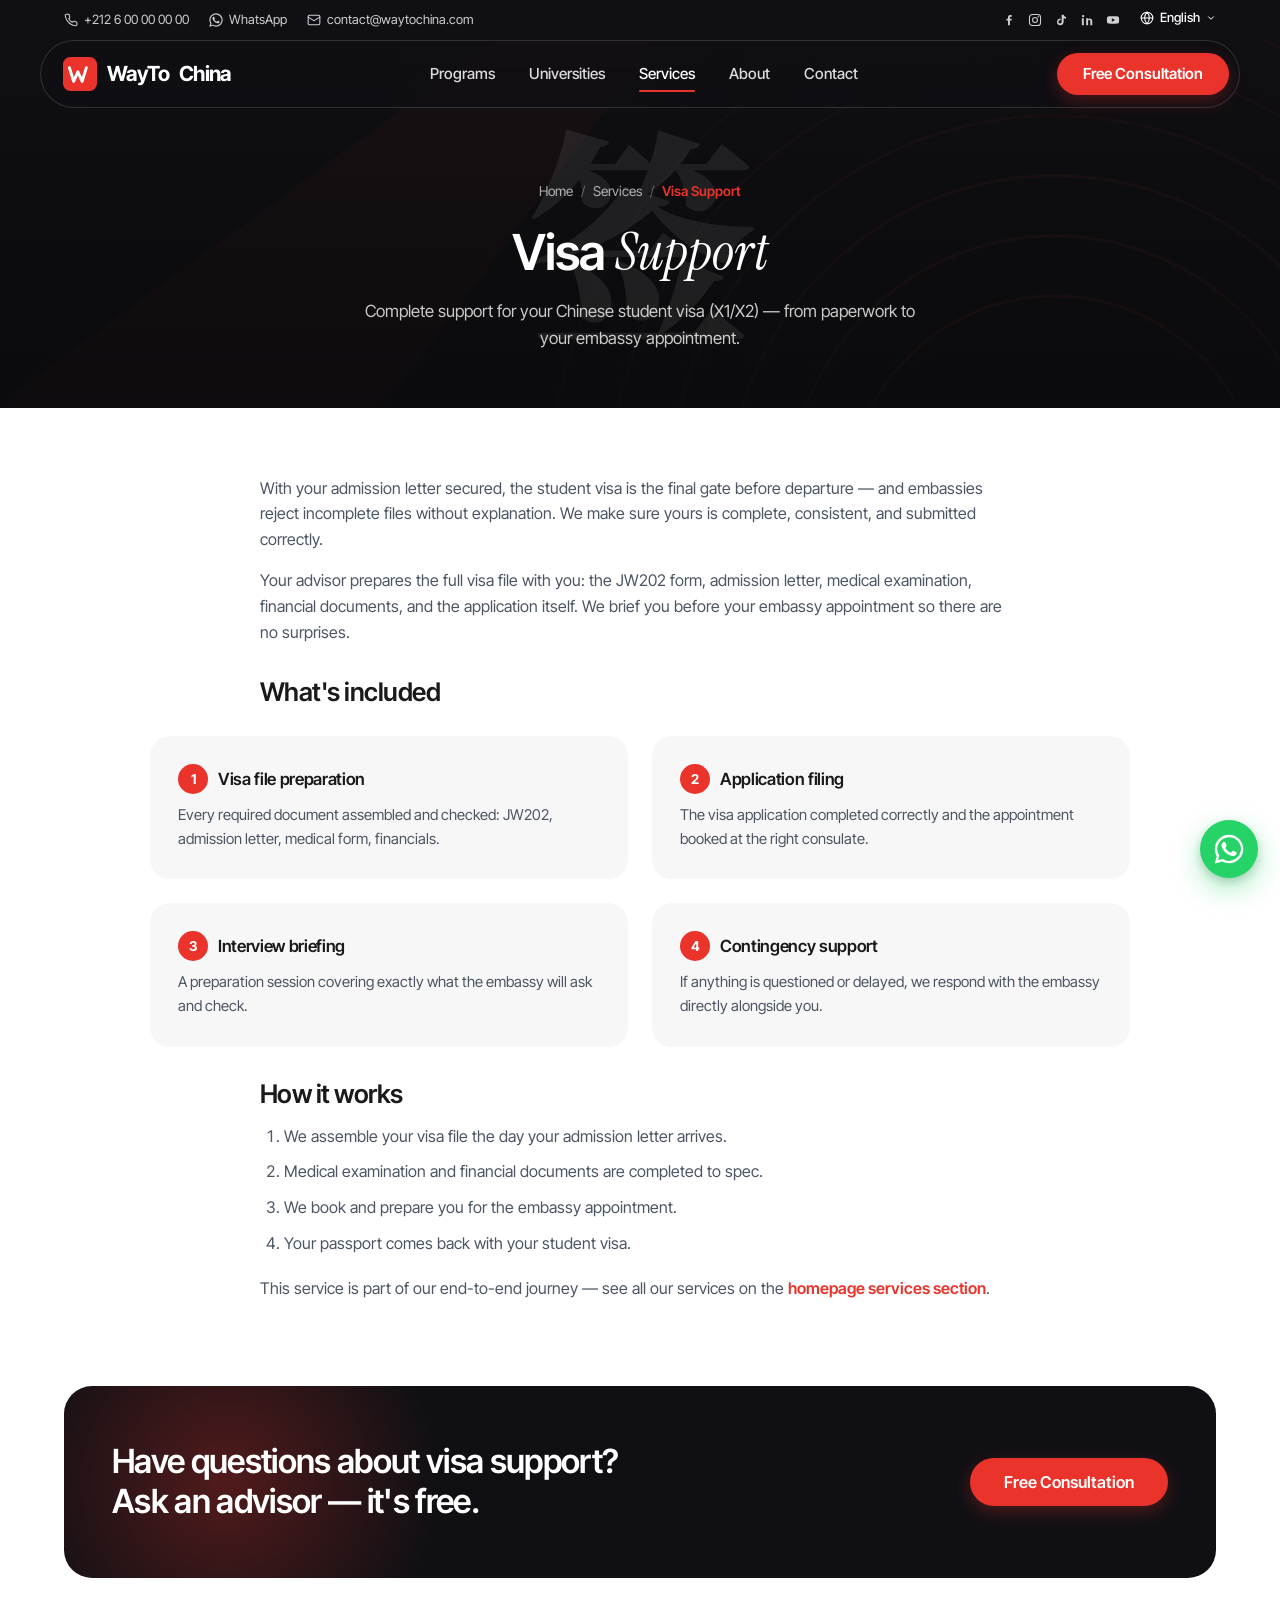
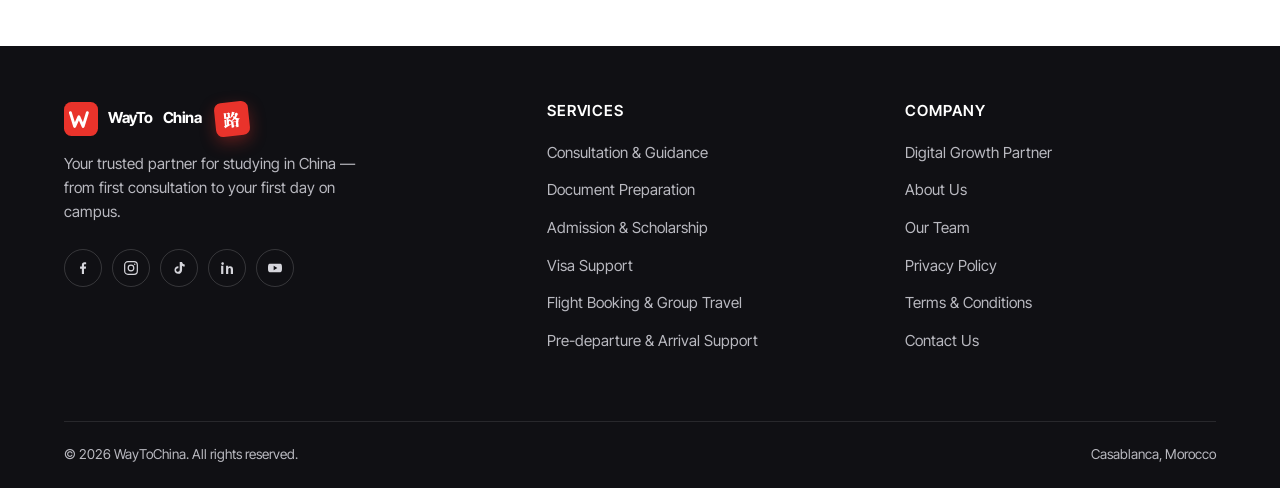
<file: services/visa-support.html>
<!doctype html>
<html lang="en">
  <head>
    <meta charset="UTF-8" />
    <meta name="viewport" content="width=device-width, initial-scale=1.0" />
    <title>Visa Support — WayToChina</title>
    <meta name="description" content="Complete support for your Chinese student visa (X1/X2) — from paperwork to your embassy appointment." />
    <link rel="icon" type="image/svg+xml" href="../assets/favicon.svg" />
    <link rel="preconnect" href="https://fonts.googleapis.com" />
    <link rel="preconnect" href="https://fonts.gstatic.com" crossorigin />
    <link
      href="https://fonts.googleapis.com/css2?family=Inter+Tight:wght@400;500;600;650;700&family=Noto+Serif+SC:wght@700;900&display=swap"
      rel="stylesheet"
    />
    <link rel="stylesheet" href="../assets/waytochina.css" />
  </head>

  <body data-root="..">
    <div class="topbar">
      <div class="container">
        <div class="topbar-group">
          <a data-wtc-phone href="#"><svg viewBox="0 0 24 24" fill="none" stroke="currentColor" stroke-width="1.8" stroke-linecap="round" stroke-linejoin="round"><path d="M22 16.92v3a2 2 0 0 1-2.18 2 19.79 19.79 0 0 1-8.63-3.07 19.5 19.5 0 0 1-6-6 19.79 19.79 0 0 1-3.07-8.67A2 2 0 0 1 4.11 2h3a2 2 0 0 1 2 1.72c.13.96.36 1.9.7 2.81a2 2 0 0 1-.45 2.11L8.09 9.91a16 16 0 0 0 6 6l1.27-1.27a2 2 0 0 1 2.11-.45c.91.34 1.85.57 2.81.7A2 2 0 0 1 22 16.92z"/></svg><span class="value-slot"></span></a>
          <a data-wtc-whatsapp href="#" class="hide-sm"><svg viewBox="0 0 24 24" fill="currentColor" width="14" height="14"><path d="M17.47 14.38c-.3-.15-1.76-.87-2.03-.97-.27-.1-.47-.15-.67.15-.2.3-.77.96-.94 1.16-.17.2-.35.22-.64.07-.3-.15-1.26-.46-2.4-1.47-.88-.79-1.48-1.76-1.65-2.06-.17-.3-.02-.46.13-.61.13-.13.3-.35.44-.52.15-.17.2-.3.3-.5.1-.2.05-.37-.02-.52-.08-.15-.67-1.62-.92-2.22-.24-.58-.49-.5-.67-.51h-.57c-.2 0-.52.07-.8.37-.27.3-1.04 1.02-1.04 2.5 0 1.47 1.07 2.9 1.22 3.1.15.2 2.1 3.2 5.08 4.49.71.3 1.26.49 1.7.63.71.22 1.36.19 1.87.12.57-.09 1.76-.72 2-1.42.25-.7.25-1.3.18-1.42-.08-.13-.28-.2-.57-.35zM12.04 21.5h-.01a9.4 9.4 0 0 1-4.8-1.31l-.34-.2-3.56.93.95-3.47-.22-.36a9.42 9.42 0 0 1-1.45-5.03c0-5.21 4.24-9.45 9.46-9.45a9.4 9.4 0 0 1 6.68 2.77 9.4 9.4 0 0 1 2.77 6.7c0 5.2-4.25 9.42-9.48 9.42zm8.05-17.47A11.3 11.3 0 0 0 12.03.6C5.75.6.64 5.71.64 12.02c0 2.01.52 3.97 1.52 5.7L.55 23.6l6.03-1.58a11.38 11.38 0 0 0 5.45 1.39h.01c6.28 0 11.39-5.11 11.39-11.42 0-3.05-1.19-5.92-3.34-8.07z"/></svg>WhatsApp</a>
          <a data-wtc-email href="#" class="hide-sm"><svg viewBox="0 0 24 24" fill="none" stroke="currentColor" stroke-width="1.8" stroke-linecap="round" stroke-linejoin="round"><rect x="2" y="4" width="20" height="16" rx="2"/><path d="m22 7-8.97 5.7a1.94 1.94 0 0 1-2.06 0L2 7"/></svg><span class="value-slot"></span></a>
        </div>
        <div class="topbar-group">
          <span class="topbar-group hide-sm" data-wtc-social style="gap: 12px"></span>
          <details class="lang-dd">
            <summary><svg viewBox="0 0 24 24" fill="none" stroke="currentColor" stroke-width="1.8" stroke-linecap="round" stroke-linejoin="round"><circle cx="12" cy="12" r="10"/><line x1="2" y1="12" x2="22" y2="12"/><path d="M12 2a15.3 15.3 0 0 1 4 10 15.3 15.3 0 0 1-4 10 15.3 15.3 0 0 1-4-10 15.3 15.3 0 0 1 4-10z"/></svg>English<svg class="caret" viewBox="0 0 24 24" width="10" height="10" fill="none" stroke="currentColor" stroke-width="2.4" stroke-linecap="round" stroke-linejoin="round"><polyline points="6 9 12 15 18 9"/></svg></summary>
            <div class="lang-menu">
              <a href="#" class="is-current">English</a>
              <a href="#">Français <span class="soon">soon</span></a>
              <a href="#" dir="rtl" lang="ar">العربية <span class="soon" dir="ltr">soon</span></a>
            </div>
          </details>
        </div>
      </div>
    </div>

    <header class="site-header">
      <div class="navbar">
        <a href="../index.html" class="brand">
          <svg class="brand-mark" viewBox="0 0 64 64" aria-hidden="true">
            <rect width="64" height="64" rx="14" fill="#E9332B" />
            <path d="M12 20l8 26 8-18 8 18 8-26" fill="none" stroke="#fff" stroke-width="5.5" stroke-linecap="round" stroke-linejoin="round" />
          </svg>
          WayTo<em>China</em>
        </a>

        <nav class="nav-links" aria-label="Main navigation">
          <a href="../index.html#programs">Programs</a>
          <a href="../universities.html">Universities</a>
          <a href="../index.html#services" class="is-active">Services</a>
          <a href="../about.html">About</a>
          <a href="../contact.html">Contact</a>
        </nav>

        <div class="nav-cta">
          <a href="../contact.html" class="btn btn--red">Free Consultation</a>
          <button class="nav-burger" aria-label="Open menu" aria-expanded="false">
            <span></span><span></span><span></span>
          </button>
        </div>
      </div>

      <nav class="mobile-menu" aria-label="Mobile navigation">
        <a href="../index.html#programs">Programs</a>
        <a href="../universities.html">Universities</a>
        <a href="../index.html#services">Services</a>
        <a href="../about.html">About</a>
        <a href="../contact.html">Contact</a>
        <a href="../contact.html" class="btn btn--red">Free Consultation</a>
      </nav>
    </header>

    <main>
      <section class="page-hero">
        <span class="hanzi-bg" aria-hidden="true">签</span>
        <nav class="breadcrumb" aria-label="Breadcrumb">
          <a href="../index.html">Home</a><span class="sep">/</span><a href="../index.html#services">Services</a><span class="sep">/</span><span class="current">Visa Support</span>
        </nav>
        <h1>Visa <em>Support</em></h1>
        <p>Complete support for your Chinese student visa (X1/X2) — from paperwork to your embassy appointment.</p>
      </section>

      <section class="section">
        <div class="container">
          <div class="prose reveal">
            <p>With your admission letter secured, the student visa is the final gate before departure — and embassies reject incomplete files without explanation. We make sure yours is complete, consistent, and submitted correctly.</p>
            <p>Your advisor prepares the full visa file with you: the JW202 form, admission letter, medical examination, financial documents, and the application itself. We brief you before your embassy appointment so there are no surprises.</p>
          </div>

          <div class="prose reveal"><h2>What's included</h2></div>
          <div class="detail-grid" style="max-width: 980px; margin-inline: auto">
            <div class="detail-card reveal" data-reveal-delay="0">
              <h3><span class="n">1</span>Visa file preparation</h3>
              <p>Every required document assembled and checked: JW202, admission letter, medical form, financials.</p>
            </div>
            <div class="detail-card reveal" data-reveal-delay="1">
              <h3><span class="n">2</span>Application filing</h3>
              <p>The visa application completed correctly and the appointment booked at the right consulate.</p>
            </div>
            <div class="detail-card reveal" data-reveal-delay="0">
              <h3><span class="n">3</span>Interview briefing</h3>
              <p>A preparation session covering exactly what the embassy will ask and check.</p>
            </div>
            <div class="detail-card reveal" data-reveal-delay="1">
              <h3><span class="n">4</span>Contingency support</h3>
              <p>If anything is questioned or delayed, we respond with the embassy directly alongside you.</p>
            </div>
          </div>

          <div class="prose reveal">
            <h2>How it works</h2>
            <ol>
              <li>We assemble your visa file the day your admission letter arrives.</li>
              <li>Medical examination and financial documents are completed to spec.</li>
              <li>We book and prepare you for the embassy appointment.</li>
              <li>Your passport comes back with your student visa.</li>
            </ol>
            <p>
              This service is part of our end-to-end journey — see all our services on the
              <a href="../index.html#services" style="color: var(--brand-red); font-weight: 600">homepage services section</a>.
            </p>
          </div>
        </div>
      </section>

      <section class="section" aria-label="Get started">
        <div class="container">
          <div class="cta-strip reveal">
            <h2>Have questions about visa support? Ask an advisor — it's free.</h2>
            <a href="../contact.html" class="btn btn--red btn--lg">Free Consultation</a>
          </div>
        </div>
      </section>

    </main>

    <footer class="site-footer">
      <div class="container">
        <div class="footer-grid">
          <div class="footer-col">
            <div class="footer-brand-row">
              <a href="../index.html" class="brand">
                <svg class="brand-mark" viewBox="0 0 64 64" aria-hidden="true">
            <rect width="64" height="64" rx="14" fill="#E9332B" />
            <path d="M12 20l8 26 8-18 8 18 8-26" fill="none" stroke="#fff" stroke-width="5.5" stroke-linecap="round" stroke-linejoin="round" />
          </svg>
                WayTo<em>China</em>
              </a>
              <span class="seal seal--solid seal--sm" title="lu — the way" aria-hidden="true">路</span>
            </div>
            <p class="footer-tagline" data-wtc-tagline></p>
            <div class="footer-social" data-wtc-social></div>
          </div>

          <div class="footer-col">
            <h4>Services</h4>
            <ul data-wtc-footer-services><!-- canonical 5 services, rendered from data/site-data.js --></ul>
          </div>

          <div class="footer-col">
            <h4>Company</h4>
            <ul>
              <li><a href="../whoweare.html">Digital Growth Partner</a></li>
              <li><a href="../about.html">About Us</a></li>
              <li><a href="../about.html#team">Our Team</a></li>
              <li><a href="../privacy-policy.html">Privacy Policy</a></li>
              <li><a href="../terms-conditions.html">Terms &amp; Conditions</a></li>
              <li><a href="../contact.html">Contact Us</a></li>
            </ul>
          </div>
        </div>

        <div class="footer-bottom">
          <span>&copy; <span data-wtc-year>2026</span> WayToChina. All rights reserved.</span>
          <span data-wtc-address></span>
        </div>
      </div>
    </footer>

    <script src="../vendor/swiper.min.js"></script>
    <script src="../data/site-data.js"></script>
    <script src="../assets/waytochina.js"></script>
  </body>
</html>
</file>
<file: assets/waytochina.css>
/* ============================================================
   WayToChina — Brand stylesheet (V1)
   Palette: vivid brand red + white + neutral grays
   (red sampled from the Great Wall reference screenshot,
    tempered slightly for accessible contrast on buttons)
   ============================================================ */

@import url("https://fonts.googleapis.com/css2?family=Instrument+Serif:ital@0;1&display=swap");

:root {
  --brand-red: #e9332b;
  --brand-red-dark: #c4271f;
  --brand-red-soft: #fdeceb;
  --success: #16a34a;
  --ink: #1a1a1a;
  --body: #4b5563;
  --muted: #6b7280;
  --line: #eaeaea;
  --surface: #f7f7f7;
  --white: #ffffff;
  --dark: #101014;
  --dark-2: #17171c;

  --font-sans: "Inter Tight", ui-sans-serif, system-ui, -apple-system, sans-serif;
  --font-serif: "Instrument Serif", Georgia, serif;
  --font-cn: "Noto Serif SC", "Songti SC", "SimSun", serif;

  /* glassmorphism tokens */
  --glass-dark: rgba(16, 16, 20, 0.55);
  --glass-dark-strong: rgba(16, 16, 20, 0.78);
  --glass-light: rgba(255, 255, 255, 0.08);
  --glass-border: rgba(255, 255, 255, 0.14);
  --glass-blur: 22px;

  --radius-sm: 10px;
  --radius-md: 14px;
  --radius-lg: 20px;
  --radius-xl: 28px;
  --shadow-card: 0 1px 2px rgba(16, 16, 20, 0.04), 0 8px 24px rgba(16, 16, 20, 0.06);
  --shadow-card-hover: 0 2px 4px rgba(16, 16, 20, 0.06), 0 20px 50px rgba(16, 16, 20, 0.13);
  --container: 1200px;
  --topbar-h: 40px;
  --nav-h: 68px;
}

/* ---------- Reset / base ---------- */
*,
*::before,
*::after {
  box-sizing: border-box;
  margin: 0;
  padding: 0;
}

html {
  scroll-behavior: smooth;
  -webkit-text-size-adjust: 100%;
}

body {
  font-family: var(--font-sans);
  font-size: 1rem;
  line-height: 1.6;
  color: var(--body);
  background: var(--white);
  -webkit-font-smoothing: antialiased;
}

img,
video {
  max-width: 100%;
  display: block;
}

a {
  color: inherit;
  text-decoration: none;
}

ul,
ol {
  list-style: none;
}

button {
  font: inherit;
  border: 0;
  background: none;
  cursor: pointer;
}

h1,
h2,
h3,
h4,
h5 {
  color: var(--ink);
  font-weight: 600;
  line-height: 1.2;
  letter-spacing: -0.02em;
}

.sr-only {
  position: absolute;
  width: 1px;
  height: 1px;
  padding: 0;
  margin: -1px;
  overflow: hidden;
  clip: rect(0, 0, 0, 0);
  white-space: nowrap;
  border: 0;
}

/* ---------- Layout helpers ---------- */
.container {
  width: 100%;
  max-width: var(--container);
  margin-inline: auto;
  padding-inline: 24px;
}

.section {
  padding-block: 68px;
}

/* two stacked plain (same-color) sections shouldn't double their gap — e.g. content + CTA */
.section:not(.section--surface) + .section:not(.section--surface) {
  padding-top: 0;
}

.section--surface {
  background: var(--surface);
}

.section-head {
  max-width: 640px;
  margin: 0 auto 40px;
  text-align: center;
  position: relative;
  z-index: 0;
}

/* Faint hanzi watermark behind section headings — one character per section */
.section-head[data-hanzi]::before {
  content: attr(data-hanzi);
  position: absolute;
  top: 50%;
  left: 50%;
  transform: translate(-50%, -56%);
  font-family: var(--font-cn);
  font-weight: 900;
  font-size: clamp(8rem, 16vw, 13rem);
  line-height: 1;
  color: rgba(233, 51, 43, 0.09);
  pointer-events: none;
  user-select: none;
  z-index: -1;
}

.section-head h2 {
  font-size: clamp(1.9rem, 3.4vw, 2.75rem);
  margin-bottom: 14px;
}

.section-head p {
  color: var(--muted);
  font-size: 1.06rem;
}

.section-head .eyebrow,
.eyebrow {
  display: inline-flex;
  align-items: center;
  gap: 8px;
  font-size: 0.78rem;
  font-weight: 600;
  letter-spacing: 0.1em;
  text-transform: uppercase;
  color: var(--brand-red);
  margin-bottom: 18px;
  padding: 7px 16px;
  border-radius: 999px;
  background: rgba(233, 51, 43, 0.07);
  border: 1px solid rgba(233, 51, 43, 0.18);
}

.eyebrow::before {
  content: "";
  width: 7px;
  height: 7px;
  border-radius: 50%;
  background: var(--brand-red);
}

/* serif italic accent — the template's signature heading treatment */
.section-head h2 em,
.hero h1 em,
.proof-copy h2 em,
.cta-strip h2 em,
.about-grid h2 em,
.page-hero h1 em {
  font-family: var(--font-serif);
  font-style: italic;
  font-weight: 400;
  letter-spacing: 0;
  font-size: 1.06em;
}

/* ---------- Chinese seal (印章) accent ---------- */
.seal {
  display: inline-flex;
  align-items: center;
  justify-content: center;
  width: 42px;
  height: 42px;
  flex: none;
  border: 2px solid var(--brand-red);
  border-radius: 9px;
  color: var(--brand-red);
  font-family: var(--font-cn);
  font-weight: 900;
  font-size: 1.35rem;
  line-height: 1;
  transform: rotate(-6deg);
  background: rgba(233, 51, 43, 0.06);
  user-select: none;
}

.seal--solid {
  background: var(--brand-red);
  color: #fff;
  border-color: var(--brand-red);
  box-shadow: 0 6px 16px rgba(233, 51, 43, 0.35);
}

.seal--sm {
  width: 34px;
  height: 34px;
  font-size: 1.05rem;
  border-radius: 7px;
}

/* ---------- Buttons ---------- */
.btn {
  display: inline-flex;
  align-items: center;
  justify-content: center;
  gap: 10px;
  padding: 13px 26px;
  border-radius: 999px;
  font-weight: 600;
  font-size: 0.95rem;
  line-height: 1;
  transition: background-color 0.2s ease, color 0.2s ease, border-color 0.2s ease,
    transform 0.2s ease, box-shadow 0.2s ease;
  white-space: nowrap;
}

.btn:active {
  transform: translateY(1px);
}

.btn--red {
  background: var(--brand-red);
  color: #fff;
  box-shadow: 0 6px 18px rgba(233, 51, 43, 0.28);
}

.btn--red:hover {
  background: var(--brand-red-dark);
}

/* attention-grabbing pulse for a primary CTA (e.g. proof-band Free Consultation) */
.btn--pulse {
  position: relative;
  animation: btn-pulse 2s ease-out infinite;
}

.btn--pulse:hover {
  animation-play-state: paused;
}

@keyframes btn-pulse {
  0% {
    box-shadow: 0 6px 18px rgba(233, 51, 43, 0.28), 0 0 0 0 rgba(233, 51, 43, 0.55);
  }
  70% {
    box-shadow: 0 6px 18px rgba(233, 51, 43, 0.28), 0 0 0 16px rgba(233, 51, 43, 0);
  }
  100% {
    box-shadow: 0 6px 18px rgba(233, 51, 43, 0.28), 0 0 0 0 rgba(233, 51, 43, 0);
  }
}

@media (prefers-reduced-motion: reduce) {
  .btn--pulse {
    animation: none;
  }
}

.btn--outline {
  border: 1.5px solid var(--line);
  color: var(--ink);
  background: var(--white);
}

.btn--outline:hover {
  border-color: var(--brand-red);
  color: var(--brand-red);
}

.btn--outline-red {
  border: 1.5px solid var(--brand-red);
  color: var(--brand-red);
  background: transparent;
}

.btn--outline-red:hover {
  background: var(--brand-red);
  color: #fff;
}

.btn--white {
  background: #fff;
  color: var(--brand-red);
}

.btn--white:hover {
  background: #f3f3f3;
}

.btn--whatsapp {
  background: #23b04c;
  color: #fff;
}

.btn--whatsapp:hover {
  background: #1c9440;
}

.btn--lg {
  padding: 16px 34px;
  font-size: 1.02rem;
}

.btn--glass {
  background: var(--glass-light);
  border: 1px solid var(--glass-border);
  color: #fff;
  backdrop-filter: blur(10px);
  -webkit-backdrop-filter: blur(10px);
}

.btn--glass:hover {
  background: rgba(255, 255, 255, 0.16);
}

/* ---------- Top bar ---------- */
.topbar {
  background: var(--dark);
  color: #cfcfd4;
  font-size: 0.8rem;
  height: var(--topbar-h);
  position: relative;
  z-index: 60;
}

.topbar .container {
  height: 100%;
  display: flex;
  align-items: center;
  justify-content: space-between;
  gap: 16px;
}

.topbar-group {
  display: flex;
  align-items: center;
  gap: 20px;
  min-width: 0;
}

.topbar a {
  display: inline-flex;
  align-items: center;
  gap: 6px;
  transition: color 0.15s ease;
  white-space: nowrap;
}

.topbar a:hover {
  color: #fff;
}

.topbar svg {
  width: 14px;
  height: 14px;
  flex: none;
}

/* Language dropdown (visual switcher — EN live at V1, FR/AR slots ready) */
.lang-dd {
  position: relative;
}

.lang-dd summary {
  display: inline-flex;
  align-items: center;
  gap: 6px;
  color: #fff;
  font-weight: 500;
  cursor: pointer;
  list-style: none;
  user-select: none;
}

.lang-dd summary::-webkit-details-marker {
  display: none;
}

.lang-dd summary .caret {
  width: 10px;
  height: 10px;
  transition: transform 0.2s ease;
}

.lang-dd[open] summary .caret {
  transform: rotate(180deg);
}

.lang-dd .lang-menu {
  position: absolute;
  top: calc(100% + 10px);
  right: 0;
  min-width: 150px;
  background: var(--glass-dark-strong);
  backdrop-filter: blur(var(--glass-blur));
  -webkit-backdrop-filter: blur(var(--glass-blur));
  border: 1px solid var(--glass-border);
  border-radius: 14px;
  padding: 6px;
  z-index: 80;
  box-shadow: 0 18px 50px rgba(0, 0, 0, 0.4);
}

.lang-menu a {
  display: flex;
  align-items: center;
  justify-content: space-between;
  gap: 12px;
  padding: 9px 12px;
  border-radius: 9px;
  font-size: 0.86rem;
  color: #e6e6ea;
}

.lang-menu a:hover {
  background: rgba(255, 255, 255, 0.1);
  color: #fff;
}

.lang-menu a.is-current {
  color: #fff;
  background: rgba(233, 51, 43, 0.25);
}

.lang-menu .soon {
  font-size: 0.68rem;
  color: #9a9aa2;
  letter-spacing: 0.04em;
}

@media (max-width: 860px) {
  .topbar .hide-sm {
    display: none;
  }
}

/* ---------- Header / nav — floating dark-glass pill (template style) ---------- */
.site-header {
  position: sticky;
  top: 10px;
  z-index: 50;
  background: transparent;
  padding-inline: 16px;
  margin-bottom: calc(-1 * (var(--nav-h) + 10px));
  pointer-events: none;
}

.navbar {
  pointer-events: auto;
  max-width: var(--container);
  margin-inline: auto;
  height: var(--nav-h);
  display: flex;
  align-items: center;
  justify-content: space-between;
  gap: 24px;
  padding-inline: 22px 10px;
  border-radius: 999px;
  background: var(--glass-dark);
  border: 1px solid var(--glass-border);
  backdrop-filter: blur(var(--glass-blur));
  -webkit-backdrop-filter: blur(var(--glass-blur));
  transition: background-color 0.3s ease, box-shadow 0.3s ease;
}

.site-header.is-scrolled .navbar {
  background: var(--glass-dark-strong);
  box-shadow: 0 14px 44px rgba(0, 0, 0, 0.35);
}

.brand {
  display: inline-flex;
  align-items: center;
  gap: 10px;
  font-size: 1.3rem;
  font-weight: 700;
  letter-spacing: -0.03em;
  color: #fff;
}

.brand-mark {
  width: 34px;
  height: 34px;
  flex: none;
}

.brand em {
  font-style: normal;
  color: #fff;
}

.nav-links {
  display: flex;
  align-items: center;
  gap: 34px;
}

.nav-links a {
  font-weight: 500;
  font-size: 0.95rem;
  color: rgba(255, 255, 255, 0.85);
  position: relative;
  padding-block: 6px;
  transition: color 0.15s ease;
}

.nav-links a::after {
  content: "";
  position: absolute;
  left: 0;
  bottom: 0;
  width: 100%;
  height: 2px;
  border-radius: 2px;
  background: var(--brand-red);
  transform: scaleX(0);
  transform-origin: left;
  transition: transform 0.2s ease;
}

.nav-links a:hover,
.nav-links a.is-active {
  color: #fff;
}

.nav-links a:hover::after,
.nav-links a.is-active::after {
  transform: scaleX(1);
}

.nav-cta {
  display: flex;
  align-items: center;
  gap: 14px;
}

.nav-burger {
  display: none;
  flex-direction: column;
  gap: 5px;
  padding: 8px;
}

.nav-burger span {
  width: 22px;
  height: 2px;
  background: #fff;
  border-radius: 2px;
  transition: transform 0.25s ease, opacity 0.25s ease;
}

/* Mobile menu — dark glass sheet under the pill */
.mobile-menu {
  display: none;
  pointer-events: auto;
  max-width: var(--container);
  margin: 10px auto 0;
  background: var(--glass-dark-strong);
  border: 1px solid var(--glass-border);
  border-radius: 22px;
  backdrop-filter: blur(var(--glass-blur));
  -webkit-backdrop-filter: blur(var(--glass-blur));
  padding: 14px 24px 22px;
  box-shadow: 0 22px 60px rgba(0, 0, 0, 0.45);
}

.mobile-menu a {
  display: block;
  padding: 12px 0;
  font-weight: 500;
  color: rgba(255, 255, 255, 0.88);
  border-bottom: 1px solid rgba(255, 255, 255, 0.1);
}

.mobile-menu a:last-of-type {
  border-bottom: 0;
}

.mobile-menu .btn {
  margin-top: 12px;
  width: 100%;
}

@media (max-width: 1023px) {
  .nav-links,
  .nav-cta .btn {
    display: none;
  }

  .nav-burger {
    display: flex;
  }

  body.menu-open .mobile-menu {
    display: block;
  }

  body.menu-open .nav-burger span:nth-child(1) {
    transform: translateY(7px) rotate(45deg);
  }

  body.menu-open .nav-burger span:nth-child(2) {
    opacity: 0;
  }

  body.menu-open .nav-burger span:nth-child(3) {
    transform: translateY(-7px) rotate(-45deg);
  }
}

/* ---------- Hero — full screen, video background ---------- */
.hero {
  position: relative;
  min-height: 100svh;
  display: flex;
  align-items: center;
  justify-content: center;
  text-align: center;
  overflow: hidden;
  background: var(--dark) url("../media/hero-poster.jpg") center/cover no-repeat;
  /* pull the hero up under the top bar + floating glass nav */
  margin-top: calc(-1 * var(--topbar-h));
}

.hero-video {
  position: absolute;
  inset: 0;
  width: 100%;
  height: 100%;
  object-fit: cover;
}

/* YouTube background: oversized 16:9 iframe centered to cover any viewport */
.hero-yt {
  position: absolute;
  top: 50%;
  left: 50%;
  transform: translate(-50%, -50%);
  width: max(100vw, 177.78svh);
  height: max(100svh, 56.25vw);
  border: 0;
  pointer-events: none;
}

.hero-overlay {
  position: absolute;
  inset: 0;
  background: linear-gradient(
    180deg,
    rgba(10, 10, 12, 0.55) 0%,
    rgba(10, 10, 12, 0.35) 45%,
    rgba(10, 10, 12, 0.72) 100%
  );
}

.hero-content {
  position: relative;
  z-index: 2;
  max-width: 880px;
  /* balanced padding so the headline + CTAs sit centered/higher in the hero */
  padding: calc(var(--topbar-h) + var(--nav-h) + 8px) 24px 40px;
}

.hero-content .eyebrow-pill {
  display: inline-flex;
  align-items: center;
  gap: 8px;
  padding: 8px 18px;
  border-radius: 999px;
  border: 1px solid var(--glass-border);
  background: var(--glass-light);
  color: #fff;
  font-size: 0.85rem;
  font-weight: 500;
  margin-bottom: 28px;
  backdrop-filter: blur(10px);
  -webkit-backdrop-filter: blur(10px);
}

.eyebrow-pill .dot {
  width: 7px;
  height: 7px;
  border-radius: 50%;
  background: var(--brand-red);
}

.hero h1 {
  color: #fff;
  font-size: clamp(2.1rem, 5.2vw, 3.9rem);
  font-weight: 650;
  text-shadow: 0 2px 24px rgba(0, 0, 0, 0.45);
  margin-bottom: 22px;
}

.hero h1 em {
  font-style: normal;
  color: var(--brand-red);
  text-shadow: 0 2px 24px rgba(0, 0, 0, 0.6);
}

.hero p {
  color: rgba(255, 255, 255, 0.86);
  font-size: clamp(1rem, 1.6vw, 1.2rem);
  max-width: 620px;
  margin: 0 auto 36px;
  text-shadow: 0 1px 12px rgba(0, 0, 0, 0.5);
}

.hero-actions {
  display: flex;
  align-items: center;
  justify-content: center;
  gap: 16px;
  flex-wrap: wrap;
}

/* decorative search field (visual only at V1) — glass */
.hero-search {
  margin: 44px auto 0;
  max-width: 560px;
  display: flex;
  align-items: center;
  gap: 12px;
  background: var(--glass-light);
  border: 1px solid var(--glass-border);
  border-radius: 999px;
  padding: 8px 8px 8px 22px;
  backdrop-filter: blur(14px);
  -webkit-backdrop-filter: blur(14px);
  box-shadow: 0 18px 50px rgba(0, 0, 0, 0.3);
}

.hero-search svg {
  width: 18px;
  height: 18px;
  color: rgba(255, 255, 255, 0.7);
  flex: none;
}

.hero-search input {
  flex: 1;
  border: 0;
  outline: 0;
  font: inherit;
  font-size: 0.95rem;
  color: #fff;
  background: transparent;
  min-width: 0;
}

.hero-search input::placeholder {
  color: rgba(255, 255, 255, 0.6);
}

.hero-search .btn {
  padding: 12px 22px;
}

.hero-scroll-hint {
  position: absolute;
  bottom: 26px;
  left: 50%;
  transform: translateX(-50%);
  color: rgba(255, 255, 255, 0.65);
  font-size: 0.78rem;
  letter-spacing: 0.14em;
  text-transform: uppercase;
  z-index: 2;
}

/* Vertical hanzi tag on the hero edge — 留学中国 · 圆梦名校 */
.hero-hanzi {
  position: absolute;
  right: 34px;
  top: 50%;
  transform: translateY(-50%);
  writing-mode: vertical-rl;
  font-family: var(--font-cn);
  font-weight: 700;
  font-size: 0.98rem;
  letter-spacing: 0.4em;
  color: rgba(255, 255, 255, 0.6);
  padding: 22px 11px;
  border: 1px solid var(--glass-border);
  border-radius: 999px;
  background: var(--glass-light);
  backdrop-filter: blur(10px);
  -webkit-backdrop-filter: blur(10px);
  z-index: 2;
  user-select: none;
}

.hero-hanzi .dot-sep {
  display: block;
  width: 6px;
  height: 6px;
  border-radius: 50%;
  background: var(--brand-red);
  margin: 10px auto;
}

@media (max-width: 1180px) {
  .hero-hanzi {
    display: none;
  }
}

/* ---------- Featured programs ---------- */
.programs-controls {
  display: flex;
  align-items: center;
  justify-content: space-between;
  gap: 20px;
  margin-bottom: 36px;
  flex-wrap: wrap;
}

.toggle {
  display: inline-flex;
  background: var(--surface);
  border: 1px solid var(--line);
  border-radius: 999px;
  padding: 5px;
}

.toggle button {
  padding: 9px 26px;
  border-radius: 999px;
  font-weight: 600;
  font-size: 0.92rem;
  color: var(--muted);
  transition: background-color 0.2s ease, color 0.2s ease, box-shadow 0.2s ease;
}

.toggle button.is-active {
  background: var(--brand-red);
  color: #fff;
  box-shadow: 0 4px 14px rgba(233, 51, 43, 0.32);
}

.carousel-arrows {
  display: flex;
  gap: 10px;
}

.arrow-btn {
  width: 44px;
  height: 44px;
  border-radius: 50%;
  border: 1.5px solid var(--line);
  display: inline-flex;
  align-items: center;
  justify-content: center;
  color: var(--ink);
  background: var(--white);
  transition: border-color 0.2s ease, color 0.2s ease, background-color 0.2s ease;
}

.arrow-btn:hover {
  border-color: var(--brand-red);
  color: var(--brand-red);
}

.arrow-btn.swiper-button-disabled {
  opacity: 0.35;
  pointer-events: none;
}

.arrow-btn svg {
  width: 18px;
  height: 18px;
}

.program-card {
  background: var(--white);
  border: 1px solid var(--line);
  border-radius: var(--radius-lg);
  padding: 26px;
  height: 100%;
  display: flex;
  flex-direction: column;
  transition: box-shadow 0.25s ease, transform 0.25s ease, border-color 0.25s ease;
}

.program-card:hover {
  box-shadow: var(--shadow-card-hover);
  transform: translateY(-4px);
  border-color: transparent;
}

.program-card-top {
  display: flex;
  align-items: center;
  gap: 14px;
  margin-bottom: 18px;
}

.uni-badge {
  width: 52px;
  height: 52px;
  flex: none;
  border-radius: 50%;
  display: flex;
  align-items: center;
  justify-content: center;
  font-weight: 700;
  font-size: 0.78rem;
  letter-spacing: 0.02em;
  color: var(--brand-red);
  background: var(--brand-red-soft);
  border: 1px solid #f6c5c2;
}

.program-card-top .degree {
  display: inline-block;
  font-size: 0.72rem;
  font-weight: 600;
  letter-spacing: 0.08em;
  text-transform: uppercase;
  color: var(--brand-red);
  background: var(--brand-red-soft);
  border-radius: 999px;
  padding: 3px 10px;
  margin-bottom: 6px;
}

.program-card h3 {
  font-size: 1.18rem;
  margin-bottom: 2px;
}

.program-card .uni-name {
  color: var(--muted);
  font-size: 0.9rem;
  margin-bottom: 18px;
}

.program-specs {
  border-top: 1px solid var(--line);
  margin-bottom: 22px;
}

.program-specs li {
  display: flex;
  align-items: center;
  justify-content: space-between;
  gap: 12px;
  padding: 10px 0;
  border-bottom: 1px solid var(--line);
  font-size: 0.92rem;
}

.program-specs .k {
  color: var(--muted);
}

.program-specs .v {
  color: var(--ink);
  font-weight: 600;
  text-align: right;
}

.program-specs .v--fee {
  color: var(--brand-red);
}

.program-card .btn {
  margin-top: auto;
  width: 100%;
}

/* ---------- How it works ---------- */
.steps-grid {
  display: grid;
  grid-template-columns: repeat(5, 1fr);
  gap: 24px;
  counter-reset: step;
}

.step-card {
  background: var(--white);
  border: 1px solid var(--line);
  border-radius: var(--radius-lg);
  padding: 30px 24px;
  position: relative;
  transition: box-shadow 0.25s ease, transform 0.25s ease;
}

.step-card:hover {
  box-shadow: var(--shadow-card-hover);
  transform: translateY(-4px);
}

.step-num {
  width: 44px;
  height: 44px;
  border-radius: 50%;
  background: var(--brand-red);
  color: #fff;
  font-weight: 700;
  display: flex;
  align-items: center;
  justify-content: center;
  margin-bottom: 18px;
  box-shadow: 0 6px 16px rgba(233, 51, 43, 0.3);
}

/* final step turns green to signal success / arrival ("Welcome to Campus") */
.step-card:last-child .step-num {
  background: var(--success);
  box-shadow: 0 6px 16px rgba(22, 163, 74, 0.3);
}

.step-card h3 {
  font-size: 1.05rem;
  margin-bottom: 8px;
}

.step-card p {
  font-size: 0.9rem;
  color: var(--muted);
}

@media (max-width: 1100px) {
  .steps-grid {
    grid-template-columns: repeat(3, 1fr);
  }
}

@media (max-width: 700px) {
  .steps-grid {
    grid-template-columns: 1fr;
  }
}

/* ---------- "You Could Be Next" proof band ---------- */
.proof-band {
  background: var(--dark);
  color: #fff;
  overflow: hidden;
  position: relative;
}

.proof-band::before {
  content: "";
  position: absolute;
  inset: -40% -10% auto auto;
  width: 60%;
  aspect-ratio: 1;
  background: radial-gradient(circle, rgba(233, 51, 43, 0.22), transparent 65%);
  pointer-events: none;
}

.proof-grid {
  display: grid;
  grid-template-columns: 1fr 1.1fr;
  align-items: center;
  gap: 64px;
}

.proof-copy h2 {
  color: #fff;
  font-size: clamp(1.8rem, 3.2vw, 2.6rem);
  margin-bottom: 18px;
}

.proof-copy h2 em {
  font-style: normal;
  color: var(--brand-red);
}

.proof-copy p {
  color: rgba(255, 255, 255, 0.72);
  font-size: 1.05rem;
  margin-bottom: 32px;
  max-width: 460px;
}

.video-frame {
  position: relative;
  border-radius: var(--radius-xl);
  overflow: hidden;
  box-shadow: 0 30px 80px rgba(0, 0, 0, 0.5);
  border: 1px solid rgba(255, 255, 255, 0.1);
}

.video-frame img {
  width: 100%;
  aspect-ratio: 16 / 9;
  object-fit: cover;
}

.play-btn {
  position: absolute;
  inset: 0;
  margin: auto;
  width: 84px;
  height: 84px;
  border-radius: 50%;
  background: var(--brand-red);
  color: #fff;
  display: flex;
  align-items: center;
  justify-content: center;
  box-shadow: 0 0 0 12px rgba(233, 51, 43, 0.25), 0 14px 40px rgba(0, 0, 0, 0.45);
  transition: transform 0.25s ease, background-color 0.25s ease;
}

.play-btn:hover {
  transform: scale(1.07);
  background: var(--brand-red-dark);
}

.play-btn svg {
  width: 28px;
  height: 28px;
  margin-left: 4px;
}

.video-caption {
  position: absolute;
  left: 20px;
  bottom: 16px;
  font-size: 0.82rem;
  color: rgba(255, 255, 255, 0.85);
  background: var(--glass-dark);
  border: 1px solid var(--glass-border);
  padding: 6px 14px;
  border-radius: 999px;
  backdrop-filter: blur(10px);
  -webkit-backdrop-filter: blur(10px);
}

.video-frame iframe {
  display: block;
  width: 100%;
  aspect-ratio: 16 / 9;
  border: 0;
}

@media (max-width: 900px) {
  .proof-grid {
    grid-template-columns: 1fr;
    gap: 40px;
  }
}

/* ---------- Services ---------- */
.services-grid {
  display: grid;
  grid-template-columns: repeat(3, 1fr);
  gap: 24px;
}

.service-card {
  background: var(--white);
  border: 1px solid var(--line);
  border-radius: var(--radius-lg);
  padding: 34px 28px;
  display: flex;
  flex-direction: column;
  transition: box-shadow 0.25s ease, transform 0.25s ease;
}

.service-card:hover {
  box-shadow: var(--shadow-card-hover);
  transform: translateY(-4px);
}

.service-icon {
  width: 56px;
  height: 56px;
  border-radius: 14px;
  background: var(--brand-red-soft);
  color: var(--brand-red);
  display: flex;
  align-items: center;
  justify-content: center;
  margin-bottom: 22px;
}

.service-icon svg {
  width: 26px;
  height: 26px;
}

.service-card h3 {
  font-size: 1.15rem;
  margin-bottom: 10px;
}

.service-card p {
  color: var(--muted);
  font-size: 0.94rem;
  margin-bottom: 22px;
}

.link-more {
  margin-top: auto;
  display: inline-flex;
  align-items: center;
  gap: 8px;
  font-weight: 600;
  font-size: 0.92rem;
  color: var(--brand-red);
}

.link-more svg {
  width: 16px;
  height: 16px;
  transition: transform 0.2s ease;
}

.link-more:hover svg {
  transform: translateX(4px);
}

@media (max-width: 980px) {
  .services-grid {
    grid-template-columns: repeat(2, 1fr);
  }
}

@media (max-width: 640px) {
  .services-grid {
    grid-template-columns: 1fr;
  }
}

/* ---------- Track record (red band) ---------- */
.track-band {
  /* distinct deep-ink palette with a red glow — a different look from the flat-red competitor band */
  background:
    radial-gradient(120% 140% at 85% -20%, rgba(233, 51, 43, 0.38) 0%, transparent 55%),
    linear-gradient(120deg, #0f1730 0%, #141019 55%, #241016 100%);
  color: #fff;
  padding-block: 60px;
  position: relative;
  overflow: hidden;
}

/* soft depth glow — a clean, modern accent instead of the cloud motif */
.track-band::after {
  content: "";
  position: absolute;
  inset: auto auto -40% -15%;
  width: 45%;
  aspect-ratio: 1;
  background: radial-gradient(circle, rgba(233, 51, 43, 0.18), transparent 68%);
  border-radius: 50%;
  pointer-events: none;
}

.track-band .container {
  position: relative;
}

.stats-grid {
  display: grid;
  grid-template-columns: repeat(4, 1fr);
  gap: 20px;
  text-align: center;
}

/* refined stat cards — subtle gradient surface, hairline border, gentle lift */
.stats-grid .stat {
  position: relative;
  background: linear-gradient(180deg, rgba(255, 255, 255, 0.08), rgba(255, 255, 255, 0.03));
  border: 1px solid rgba(255, 255, 255, 0.12);
  border-radius: var(--radius-lg);
  padding: 34px 20px;
  backdrop-filter: blur(6px);
  -webkit-backdrop-filter: blur(6px);
  box-shadow: inset 0 1px 0 rgba(255, 255, 255, 0.08);
  transition: transform 0.25s ease, border-color 0.25s ease;
}

.stats-grid .stat:hover {
  transform: translateY(-4px);
  border-color: rgba(255, 255, 255, 0.24);
}

.stat .value {
  font-size: clamp(2.2rem, 4vw, 3.2rem);
  font-weight: 700;
  letter-spacing: -0.02em;
  line-height: 1.1;
}

/* thin accent rule under each figure */
.stat .label {
  position: relative;
  margin-top: 14px;
  padding-top: 14px;
  font-size: 0.9rem;
  font-weight: 500;
  letter-spacing: 0.01em;
  color: rgba(255, 255, 255, 0.82);
}

.stat .label::before {
  content: "";
  position: absolute;
  top: 0;
  left: 50%;
  transform: translateX(-50%);
  width: 26px;
  height: 2px;
  border-radius: 2px;
  background: var(--brand-red);
}

@media (max-width: 860px) {
  .stats-grid {
    grid-template-columns: repeat(2, 1fr);
  }
}

/* ---------- Team ---------- */
.team-grid {
  display: grid;
  grid-template-columns: repeat(5, 1fr);
  gap: 24px;
}

.team-card {
  text-align: center;
}

.team-card figure {
  border-radius: var(--radius-lg);
  overflow: hidden;
  background: var(--surface);
  margin-bottom: 16px;
  aspect-ratio: 4 / 5;
}

.team-card img {
  width: 100%;
  height: 100%;
  object-fit: cover;
  transition: transform 0.35s ease;
}

.team-card:hover img {
  transform: scale(1.045);
}

.team-card h3 {
  font-size: 1.02rem;
}

.team-card .role {
  color: var(--muted);
  font-size: 0.85rem;
  margin-top: 3px;
}

@media (max-width: 1024px) {
  .team-grid {
    grid-template-columns: repeat(3, 1fr);
  }
}

@media (max-width: 640px) {
  .team-grid {
    grid-template-columns: repeat(2, 1fr);
    gap: 16px;
  }
}

/* ---------- Testimonials (Swiper) ---------- */
.testimonials-swiper {
  overflow: hidden;
  position: relative;
  padding-bottom: 4px;
}

/* ---------- Testimonial reels (Instagram-reels format, vertical, scroll left/right) ---------- */
.reel-card {
  position: relative;
  aspect-ratio: 9 / 16;
  border-radius: var(--radius-lg);
  overflow: hidden;
  background: var(--dark);
  box-shadow: var(--shadow-card);
  border: 1px solid var(--line);
}

.reel-card img {
  position: absolute;
  inset: 0;
  width: 100%;
  height: 100%;
  aspect-ratio: 9 / 16;
  object-fit: cover;
}

.reel-shade {
  position: absolute;
  inset: 0;
  background: linear-gradient(180deg, rgba(0, 0, 0, 0.05) 0%, rgba(0, 0, 0, 0.15) 45%, rgba(0, 0, 0, 0.82) 100%);
}

.reel-card .play-btn {
  width: 62px;
  height: 62px;
  box-shadow: 0 0 0 8px rgba(233, 51, 43, 0.22), 0 12px 30px rgba(0, 0, 0, 0.45);
}

.reel-card .play-btn svg {
  width: 22px;
  height: 22px;
}

.reel-caption {
  position: absolute;
  left: 0;
  right: 0;
  bottom: 0;
  padding: 18px 18px 20px;
  color: #fff;
  z-index: 2;
}

.reel-quote {
  font-size: 0.86rem;
  line-height: 1.5;
  color: rgba(255, 255, 255, 0.92);
  display: -webkit-box;
  -webkit-line-clamp: 3;
  -webkit-box-orient: vertical;
  overflow: hidden;
  margin-bottom: 12px;
}

.reel-person .name {
  font-weight: 600;
  font-size: 0.95rem;
}

.reel-person .program {
  font-size: 0.78rem;
  color: rgba(255, 255, 255, 0.7);
}

/* when a reel is playing, the injected iframe fills the vertical frame */
.reel-card iframe {
  position: absolute;
  inset: 0;
  width: 100%;
  height: 100%;
  aspect-ratio: 9 / 16;
  border: 0;
}

.testimonial-card {
  background: var(--white);
  border: 1px solid var(--line);
  border-radius: var(--radius-lg);
  padding: 32px;
  height: auto;
  display: flex;
  flex-direction: column;
}

.testimonial-card .quote-mark {
  color: var(--brand-red);
  margin-bottom: 16px;
}

.quote-mark svg {
  width: 34px;
  height: 34px;
}

.testimonial-card blockquote {
  color: var(--ink);
  font-size: 1.0rem;
  line-height: 1.65;
  margin-bottom: 26px;
}

.testimonial-person {
  margin-top: auto;
  display: flex;
  align-items: center;
  gap: 14px;
  border-top: 1px solid var(--line);
  padding-top: 20px;
}

.testimonial-person img {
  width: 52px;
  height: 52px;
  border-radius: 50%;
  object-fit: cover;
  flex: none;
}

.testimonial-person .name {
  font-weight: 600;
  color: var(--ink);
  font-size: 0.97rem;
}

.testimonial-person .program {
  color: var(--muted);
  font-size: 0.83rem;
}

.testimonials-footer {
  margin-top: 36px;
  display: flex;
  align-items: center;
  justify-content: center;
  gap: 18px;
}

.swiper-pagination-clickable {
  position: static;
  display: flex;
  gap: 8px;
}

.testimonials-footer .swiper-pagination-bullet {
  width: 9px;
  height: 9px;
  background: var(--line);
  opacity: 1;
  transition: background-color 0.2s ease, transform 0.2s ease;
}

.testimonials-footer .swiper-pagination-bullet-active {
  background: var(--brand-red);
  transform: scale(1.2);
}

/* ---------- Partner universities marquee ---------- */
.partners-marquee {
  overflow: hidden;
  position: relative;
  -webkit-mask-image: linear-gradient(90deg, transparent, #000 12%, #000 88%, transparent);
  mask-image: linear-gradient(90deg, transparent, #000 12%, #000 88%, transparent);
}

.partners-track {
  display: flex;
  gap: 20px;
  width: max-content;
  animation: marquee 38s linear infinite;
}

.partners-marquee:hover .partners-track {
  animation-play-state: paused;
}

@keyframes marquee {
  to {
    transform: translateX(-50%);
  }
}

.partner-chip {
  display: flex;
  align-items: center;
  gap: 12px;
  padding: 14px 24px;
  border: 1px solid var(--line);
  border-radius: 999px;
  background: var(--white);
  white-space: nowrap;
}

.partner-chip .uni-badge {
  width: 40px;
  height: 40px;
  font-size: 0.66rem;
}

.partner-chip .p-name {
  font-weight: 600;
  color: var(--ink);
  font-size: 0.92rem;
}

.partner-chip .p-city {
  color: var(--muted);
  font-size: 0.78rem;
}

/* ---------- FAQ ---------- */
.faq-list {
  max-width: 820px;
  margin: 0 auto;
  display: flex;
  flex-direction: column;
  gap: 14px;
}

.faq-item {
  background: var(--white);
  border: 1px solid var(--line);
  border-radius: var(--radius-md);
  overflow: hidden;
  transition: box-shadow 0.25s ease, border-color 0.25s ease;
}

.faq-item.is-open {
  box-shadow: var(--shadow-card);
  border-color: transparent;
}

.faq-q {
  width: 100%;
  display: flex;
  align-items: center;
  justify-content: space-between;
  gap: 18px;
  padding: 20px 24px;
  text-align: left;
  font-weight: 600;
  font-size: 1.02rem;
  color: var(--ink);
}

.faq-q .chev {
  flex: none;
  width: 30px;
  height: 30px;
  border-radius: 50%;
  background: var(--surface);
  color: var(--ink);
  display: flex;
  align-items: center;
  justify-content: center;
  transition: transform 0.25s ease, background-color 0.25s ease, color 0.25s ease;
}

.faq-item.is-open .chev {
  transform: rotate(180deg);
  background: var(--brand-red);
  color: #fff;
}

.chev svg {
  width: 15px;
  height: 15px;
}

.faq-a {
  max-height: 0;
  overflow: hidden;
  transition: max-height 0.32s ease;
}

.faq-a-inner {
  padding: 0 24px 22px;
  color: var(--body);
  font-size: 0.96rem;
  max-width: 720px;
}

/* ---------- CTA strip (reusable) ---------- */
.cta-strip {
  background: var(--dark);
  border-radius: var(--radius-xl);
  padding: 56px 48px;
  display: flex;
  align-items: center;
  justify-content: space-between;
  gap: 32px;
  flex-wrap: wrap;
  position: relative;
  overflow: hidden;
}

.cta-strip::before {
  content: "";
  position: absolute;
  inset: auto auto -70% -6%;
  width: 40%;
  aspect-ratio: 1;
  background: radial-gradient(circle, rgba(233, 51, 43, 0.3), transparent 65%);
}

.cta-strip h2 {
  color: #fff;
  font-size: clamp(1.5rem, 2.6vw, 2.1rem);
  max-width: 560px;
  position: relative;
}

.cta-strip .btn {
  position: relative;
}

/* ---------- Footer ---------- */
.site-footer {
  background: var(--dark);
  color: #b9b9c0;
  padding-top: 56px;
}

.footer-grid {
  display: grid;
  grid-template-columns: 1.4fr 1fr 1fr;
  gap: 48px;
  padding-bottom: 56px;
}

.site-footer .brand {
  color: #fff;
  margin-bottom: 16px;
}

.footer-tagline {
  font-size: 0.95rem;
  max-width: 300px;
  margin-bottom: 24px;
}

.footer-brand-row {
  display: flex;
  align-items: center;
  gap: 14px;
  margin-bottom: 16px;
}

.footer-brand-row .brand {
  margin-bottom: 0;
}

.footer-social {
  display: flex;
  gap: 10px;
}

.footer-social a {
  width: 38px;
  height: 38px;
  border-radius: 50%;
  border: 1px solid rgba(255, 255, 255, 0.16);
  display: inline-flex;
  align-items: center;
  justify-content: center;
  color: #d6d6dc;
  transition: background-color 0.2s ease, border-color 0.2s ease, color 0.2s ease;
}

.footer-social a:hover {
  background: var(--brand-red);
  border-color: var(--brand-red);
  color: #fff;
}

.footer-social svg {
  width: 16px;
  height: 16px;
}

.footer-col h4 {
  color: #fff;
  font-size: 0.95rem;
  letter-spacing: 0.06em;
  text-transform: uppercase;
  margin-bottom: 20px;
}

.footer-col li {
  margin-bottom: 12px;
}

.footer-col a {
  font-size: 0.95rem;
  transition: color 0.15s ease;
}

.footer-col a:hover {
  color: #fff;
}

.footer-bottom {
  border-top: 1px solid rgba(255, 255, 255, 0.1);
  padding-block: 22px;
  display: flex;
  align-items: center;
  justify-content: space-between;
  gap: 12px;
  flex-wrap: wrap;
  font-size: 0.85rem;
}

@media (max-width: 860px) {
  .footer-grid {
    grid-template-columns: 1fr;
    gap: 36px;
  }
}

/* ---------- Page hero (subpages) ---------- */
.page-hero {
  background: var(--dark);
  color: #fff;
  text-align: center;
  padding: calc(var(--topbar-h) + var(--nav-h) + 40px) 24px 56px;
  margin-top: calc(-1 * var(--topbar-h));
  position: relative;
  overflow: hidden;
}

.page-hero::before {
  content: "";
  position: absolute;
  inset: 0;
  background: url("../images/page-hero-band.jpg") center/cover no-repeat;
  opacity: 0.55;
}

.page-hero::after {
  content: "";
  position: absolute;
  inset: 0;
  background: linear-gradient(180deg, rgba(10, 10, 12, 0.3), rgba(10, 10, 12, 0.75));
}

.page-hero > * {
  position: relative;
  z-index: 2;
}

/* Faint hanzi watermark on subpage heroes */
.page-hero .hanzi-bg {
  position: absolute;
  top: 50%;
  left: 50%;
  transform: translate(-50%, -46%);
  font-family: var(--font-cn);
  font-weight: 900;
  font-size: clamp(9rem, 18vw, 15rem);
  line-height: 1;
  color: rgba(255, 255, 255, 0.08);
  pointer-events: none;
  user-select: none;
  z-index: 1;
}

.page-hero h1 {
  color: #fff;
  font-size: clamp(2rem, 4.4vw, 3.1rem);
  margin-bottom: 14px;
}

.page-hero p {
  color: rgba(255, 255, 255, 0.78);
  max-width: 560px;
  margin: 0 auto;
  font-size: 1.05rem;
}

.breadcrumb {
  display: inline-flex;
  gap: 8px;
  align-items: center;
  font-size: 0.85rem;
  color: rgba(255, 255, 255, 0.66);
  margin-bottom: 18px;
}

.breadcrumb a:hover {
  color: #fff;
}

.breadcrumb .sep {
  opacity: 0.5;
}

.breadcrumb .current {
  color: var(--brand-red);
  font-weight: 600;
}

/* ---------- Content prose (service/legal pages) ---------- */
.prose {
  max-width: 760px;
  margin-inline: auto;
}

.prose h2 {
  font-size: 1.6rem;
  margin: 32px 0 14px;
}

.prose h3 {
  font-size: 1.2rem;
  margin: 24px 0 10px;
}

.prose p {
  margin-bottom: 16px;
}

.prose ul {
  list-style: none;
  margin: 0 0 20px;
}

.prose ul li {
  position: relative;
  padding-left: 28px;
  margin-bottom: 10px;
}

.prose ul li::before {
  content: "";
  position: absolute;
  left: 0;
  top: 9px;
  width: 8px;
  height: 8px;
  border-radius: 2px;
  background: var(--brand-red);
}

.prose ol {
  list-style: decimal;
  padding-left: 24px;
  margin-bottom: 20px;
}

.prose ol li {
  margin-bottom: 10px;
}

/* Info card rows used on service pages */
.detail-grid {
  display: grid;
  grid-template-columns: repeat(2, 1fr);
  gap: 24px;
  margin-top: 28px;
}

.detail-card {
  background: var(--surface);
  border-radius: var(--radius-lg);
  padding: 28px;
}

.detail-card h3 {
  display: flex;
  align-items: center;
  gap: 10px;
  font-size: 1.05rem;
  margin-bottom: 10px;
}

.detail-card h3 .n {
  width: 30px;
  height: 30px;
  flex: none;
  border-radius: 50%;
  background: var(--brand-red);
  color: #fff;
  font-size: 0.85rem;
  font-weight: 700;
  display: inline-flex;
  align-items: center;
  justify-content: center;
}

.detail-card p {
  font-size: 0.93rem;
  color: var(--body);
}

@media (max-width: 700px) {
  .detail-grid {
    grid-template-columns: 1fr;
  }
}

/* ---------- Universities page ---------- */
.uni-list {
  display: grid;
  grid-template-columns: repeat(2, 1fr);
  gap: 20px;
}

.uni-row {
  display: flex;
  align-items: center;
  gap: 18px;
  background: var(--white);
  border: 1px solid var(--line);
  border-radius: var(--radius-md);
  padding: 20px 22px;
  transition: box-shadow 0.25s ease, transform 0.25s ease;
}

.uni-row:hover {
  box-shadow: var(--shadow-card);
  transform: translateY(-2px);
}

.uni-row .uni-badge {
  width: 54px;
  height: 54px;
}

.uni-row h3 {
  font-size: 1.05rem;
}

.uni-row .meta {
  color: var(--muted);
  font-size: 0.86rem;
  margin-top: 2px;
}

.uni-row .tags {
  margin-left: auto;
  display: flex;
  gap: 8px;
  flex-wrap: wrap;
  justify-content: flex-end;
}

.uni-tag {
  font-size: 0.72rem;
  font-weight: 600;
  padding: 4px 11px;
  border-radius: 999px;
  background: var(--surface);
  border: 1px solid var(--line);
  color: var(--body);
  white-space: nowrap;
}

.uni-tag--red {
  background: var(--brand-red-soft);
  border-color: #f6c5c2;
  color: var(--brand-red);
}

@media (max-width: 900px) {
  .uni-list {
    grid-template-columns: 1fr;
  }

  .uni-row {
    flex-wrap: wrap;
  }

  .uni-row .tags {
    margin-left: 72px;
    justify-content: flex-start;
  }
}

/* ---------- Contact page ---------- */
.contact-grid {
  display: grid;
  grid-template-columns: 1fr 1.2fr;
  gap: 48px;
  align-items: start;
}

.contact-card {
  background: var(--white);
  border: 1px solid var(--line);
  border-radius: var(--radius-lg);
  padding: 28px;
  display: flex;
  gap: 18px;
  align-items: flex-start;
  margin-bottom: 18px;
  transition: box-shadow 0.25s ease;
}

.contact-card:hover {
  box-shadow: var(--shadow-card);
}

.contact-card .service-icon {
  margin-bottom: 0;
  width: 48px;
  height: 48px;
  border-radius: 12px;
}

.contact-card h3 {
  font-size: 1.02rem;
  margin-bottom: 4px;
}

.contact-card p,
.contact-card a.value {
  color: var(--body);
  font-size: 0.94rem;
}

.contact-card a.value {
  font-weight: 600;
  color: var(--ink);
}

.contact-card a.value:hover {
  color: var(--brand-red);
}

.whatsapp-hero {
  background: linear-gradient(120deg, #23b04c, #1c9440);
  border-radius: var(--radius-lg);
  color: #fff;
  padding: 32px;
  margin-bottom: 18px;
  position: relative;
  overflow: hidden;
}

.whatsapp-hero h3 {
  color: #fff;
  font-size: 1.3rem;
  margin-bottom: 8px;
}

.whatsapp-hero p {
  color: rgba(255, 255, 255, 0.88);
  font-size: 0.95rem;
  margin-bottom: 20px;
  max-width: 380px;
}

.contact-form {
  background: var(--white);
  border: 1px solid var(--line);
  border-radius: var(--radius-lg);
  padding: 36px;
}

.contact-form h3 {
  font-size: 1.25rem;
  margin-bottom: 6px;
}

.contact-form .note {
  color: var(--muted);
  font-size: 0.9rem;
  margin-bottom: 26px;
}

.form-row {
  display: grid;
  grid-template-columns: 1fr 1fr;
  gap: 16px;
}

.field {
  margin-bottom: 16px;
}

.field label {
  display: block;
  font-size: 0.85rem;
  font-weight: 600;
  color: var(--ink);
  margin-bottom: 7px;
}

.field input,
.field select,
.field textarea {
  width: 100%;
  border: 1.5px solid var(--line);
  border-radius: 10px;
  padding: 12px 14px;
  font: inherit;
  font-size: 0.95rem;
  color: var(--ink);
  background: var(--white);
  outline: none;
  transition: border-color 0.2s ease, box-shadow 0.2s ease;
}

.field input:focus,
.field select:focus,
.field textarea:focus {
  border-color: var(--brand-red);
  box-shadow: 0 0 0 3px rgba(233, 51, 43, 0.12);
}

.field textarea {
  min-height: 130px;
  resize: vertical;
}

@media (max-width: 900px) {
  .contact-grid {
    grid-template-columns: 1fr;
  }

  .form-row {
    grid-template-columns: 1fr;
  }
}

/* ---------- About page ---------- */
.about-grid {
  display: grid;
  grid-template-columns: 1.05fr 1fr;
  gap: 60px;
  align-items: center;
}

.about-grid figure {
  border-radius: var(--radius-xl);
  overflow: hidden;
}

.about-grid h2 {
  font-size: clamp(1.7rem, 3vw, 2.4rem);
  margin-bottom: 18px;
}

.about-grid p {
  margin-bottom: 16px;
}

.about-points {
  margin-top: 24px;
  display: grid;
  gap: 14px;
}

.about-points li {
  display: flex;
  gap: 12px;
  align-items: flex-start;
  font-size: 0.97rem;
  color: var(--ink);
}

.about-points .tick {
  flex: none;
  width: 22px;
  height: 22px;
  border-radius: 50%;
  background: var(--brand-red-soft);
  color: var(--brand-red);
  display: inline-flex;
  align-items: center;
  justify-content: center;
  margin-top: 2px;
}

.about-points .tick svg {
  width: 12px;
  height: 12px;
}

@media (max-width: 900px) {
  .about-grid {
    grid-template-columns: 1fr;
    gap: 36px;
  }
}

/* ---------- Reveal-on-scroll animation ---------- */
.reveal {
  opacity: 0;
  transform: translateY(26px);
  transition: opacity 0.7s cubic-bezier(0.16, 1, 0.3, 1), transform 0.7s cubic-bezier(0.16, 1, 0.3, 1);
}

.reveal.is-visible {
  opacity: 1;
  transform: none;
}

.reveal[data-reveal-delay="1"] {
  transition-delay: 0.08s;
}

.reveal[data-reveal-delay="2"] {
  transition-delay: 0.16s;
}

.reveal[data-reveal-delay="3"] {
  transition-delay: 0.24s;
}

.reveal[data-reveal-delay="4"] {
  transition-delay: 0.32s;
}

@media (prefers-reduced-motion: reduce) {
  .reveal {
    opacity: 1;
    transform: none;
    transition: none;
  }

  .partners-track {
    animation: none;
  }

  html {
    scroll-behavior: auto;
  }
}

/* ---------- Swiper core (minimal — vendor pack ships JS only) ---------- */
.swiper {
  position: relative;
  overflow: hidden;
  list-style: none;
  padding: 0;
  z-index: 1;
}

.swiper-wrapper {
  position: relative;
  width: 100%;
  height: 100%;
  z-index: 1;
  display: flex;
  transition-property: transform;
  box-sizing: content-box;
}

.swiper-slide {
  flex-shrink: 0;
  width: 100%;
  height: auto;
  position: relative;
  transition-property: transform;
}

.swiper-pagination-bullet {
  display: inline-block;
  border-radius: 50%;
  cursor: pointer;
}

/* ---------- Floating WhatsApp button ---------- */
.wa-fab {
  position: fixed;
  right: 22px;
  bottom: 22px;
  z-index: 900;
  width: 58px;
  height: 58px;
  border-radius: 50%;
  background: #25d366;
  color: #fff;
  display: flex;
  align-items: center;
  justify-content: center;
  box-shadow: 0 10px 28px rgba(37, 211, 102, 0.4), 0 4px 10px rgba(0, 0, 0, 0.18);
  transition: transform 0.2s ease, box-shadow 0.2s ease;
  animation: wa-pulse 2.4s ease-out infinite;
}

.wa-fab svg {
  width: 30px;
  height: 30px;
}

.wa-fab:hover {
  transform: scale(1.08);
  box-shadow: 0 14px 34px rgba(37, 211, 102, 0.5), 0 6px 14px rgba(0, 0, 0, 0.2);
}

/* hover label that slides out to the left */
.wa-fab-tip {
  position: absolute;
  right: calc(100% + 12px);
  white-space: nowrap;
  background: var(--ink);
  color: #fff;
  font-size: 0.85rem;
  font-weight: 500;
  padding: 8px 14px;
  border-radius: 999px;
  box-shadow: 0 6px 18px rgba(0, 0, 0, 0.18);
  opacity: 0;
  transform: translateX(8px);
  pointer-events: none;
  transition: opacity 0.2s ease, transform 0.2s ease;
}

.wa-fab:hover .wa-fab-tip {
  opacity: 1;
  transform: translateX(0);
}

@keyframes wa-pulse {
  0% {
    box-shadow: 0 10px 28px rgba(37, 211, 102, 0.4), 0 0 0 0 rgba(37, 211, 102, 0.5);
  }
  70% {
    box-shadow: 0 10px 28px rgba(37, 211, 102, 0.4), 0 0 0 14px rgba(37, 211, 102, 0);
  }
  100% {
    box-shadow: 0 10px 28px rgba(37, 211, 102, 0.4), 0 0 0 0 rgba(37, 211, 102, 0);
  }
}

@media (prefers-reduced-motion: reduce) {
  .wa-fab {
    animation: none;
  }
}

@media (max-width: 640px) {
  .wa-fab {
    right: 16px;
    bottom: 16px;
    width: 52px;
    height: 52px;
  }
  .wa-fab svg {
    width: 27px;
    height: 27px;
  }
  .wa-fab-tip {
    display: none;
  }
}

/* ---------- Small screens: section rhythm ---------- */
@media (max-width: 700px) {
  .section {
    padding-block: 48px;
  }

  .section-head {
    margin-bottom: 28px;
  }

  .cta-strip {
    padding: 36px 24px;
  }
}
</file>
